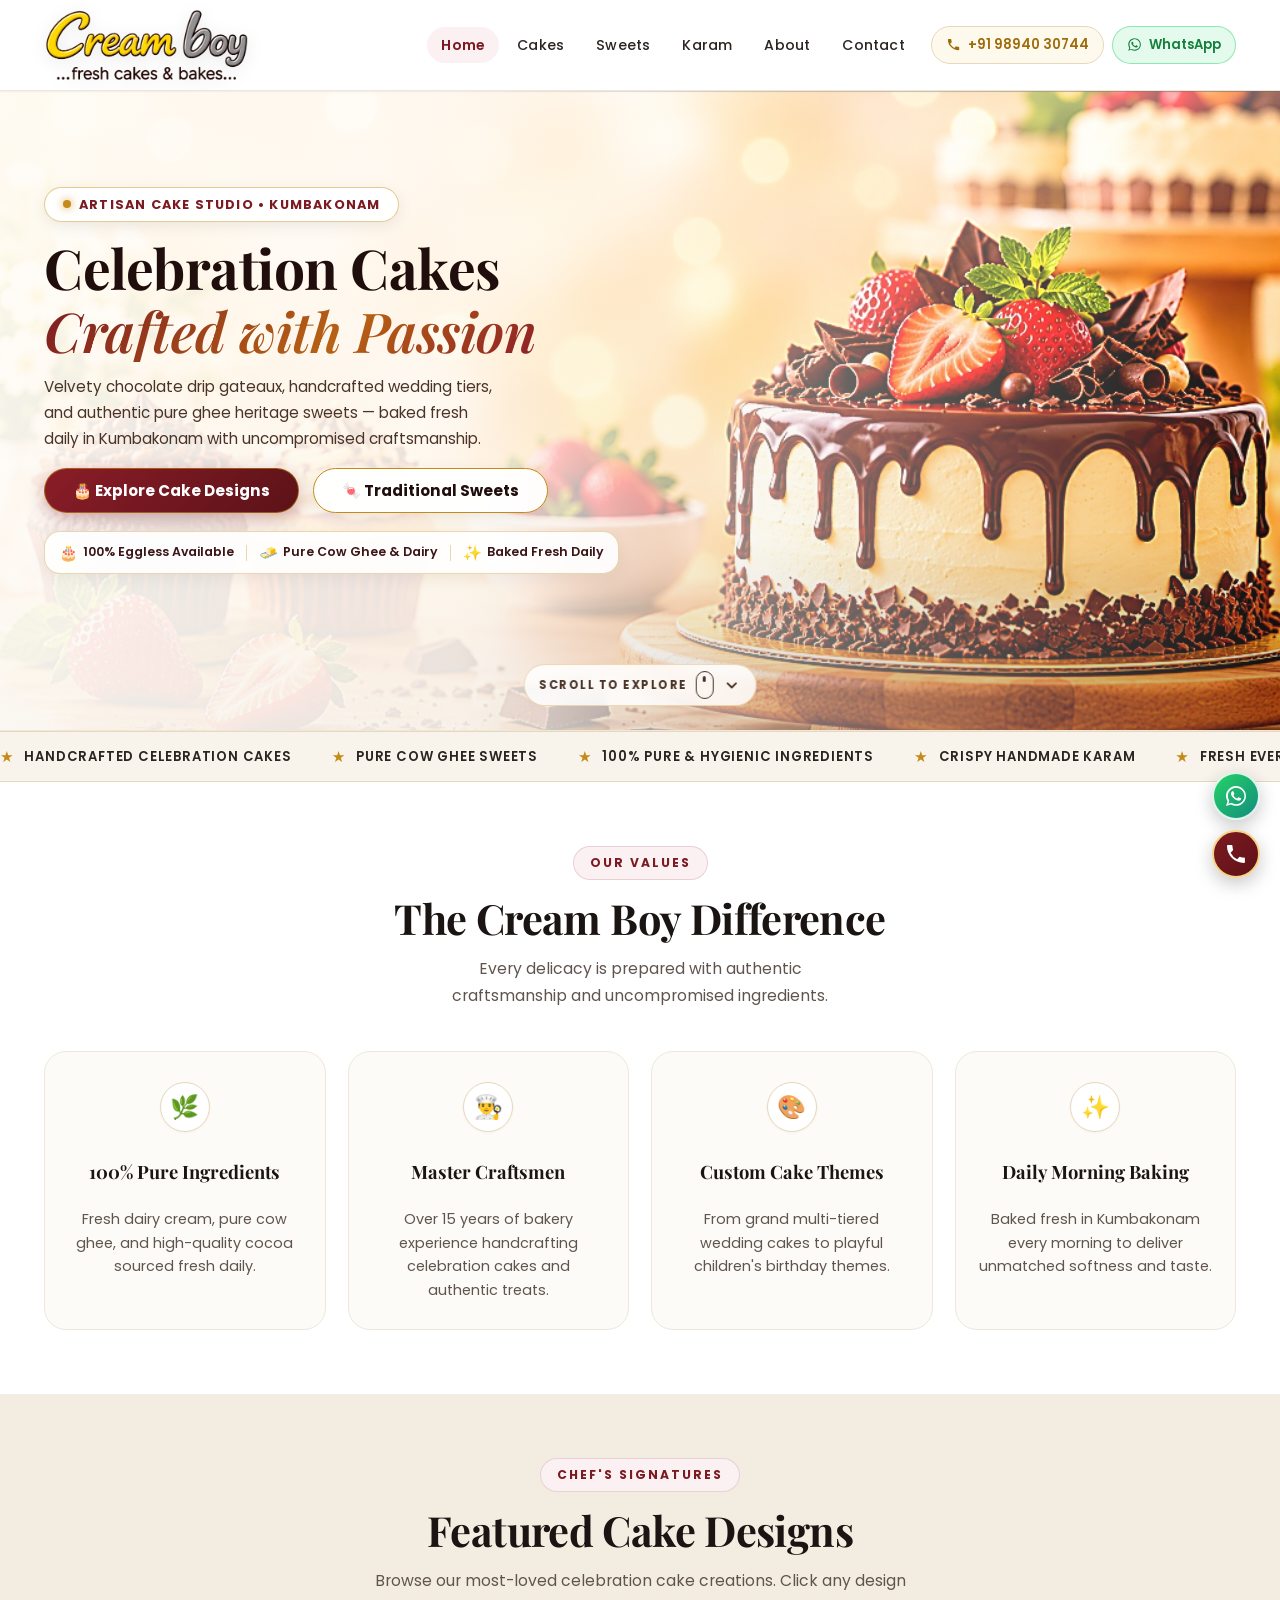
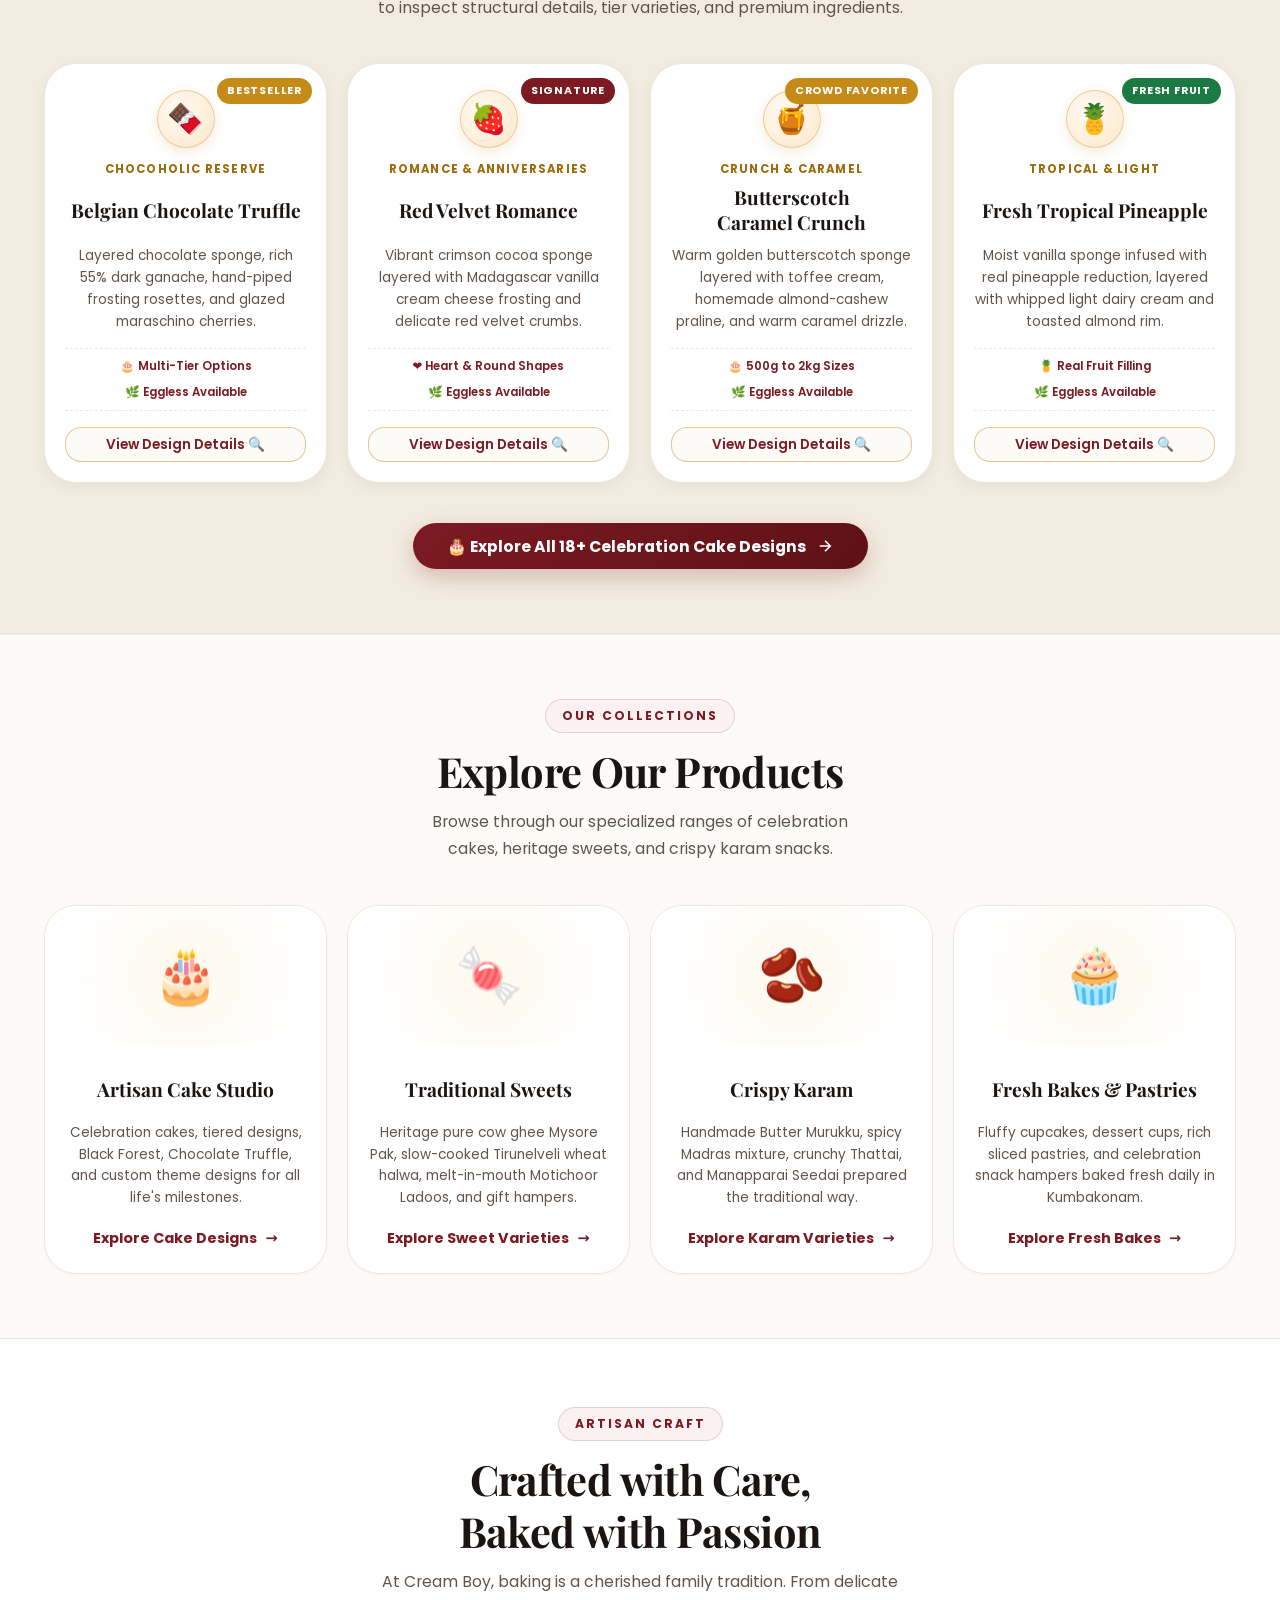
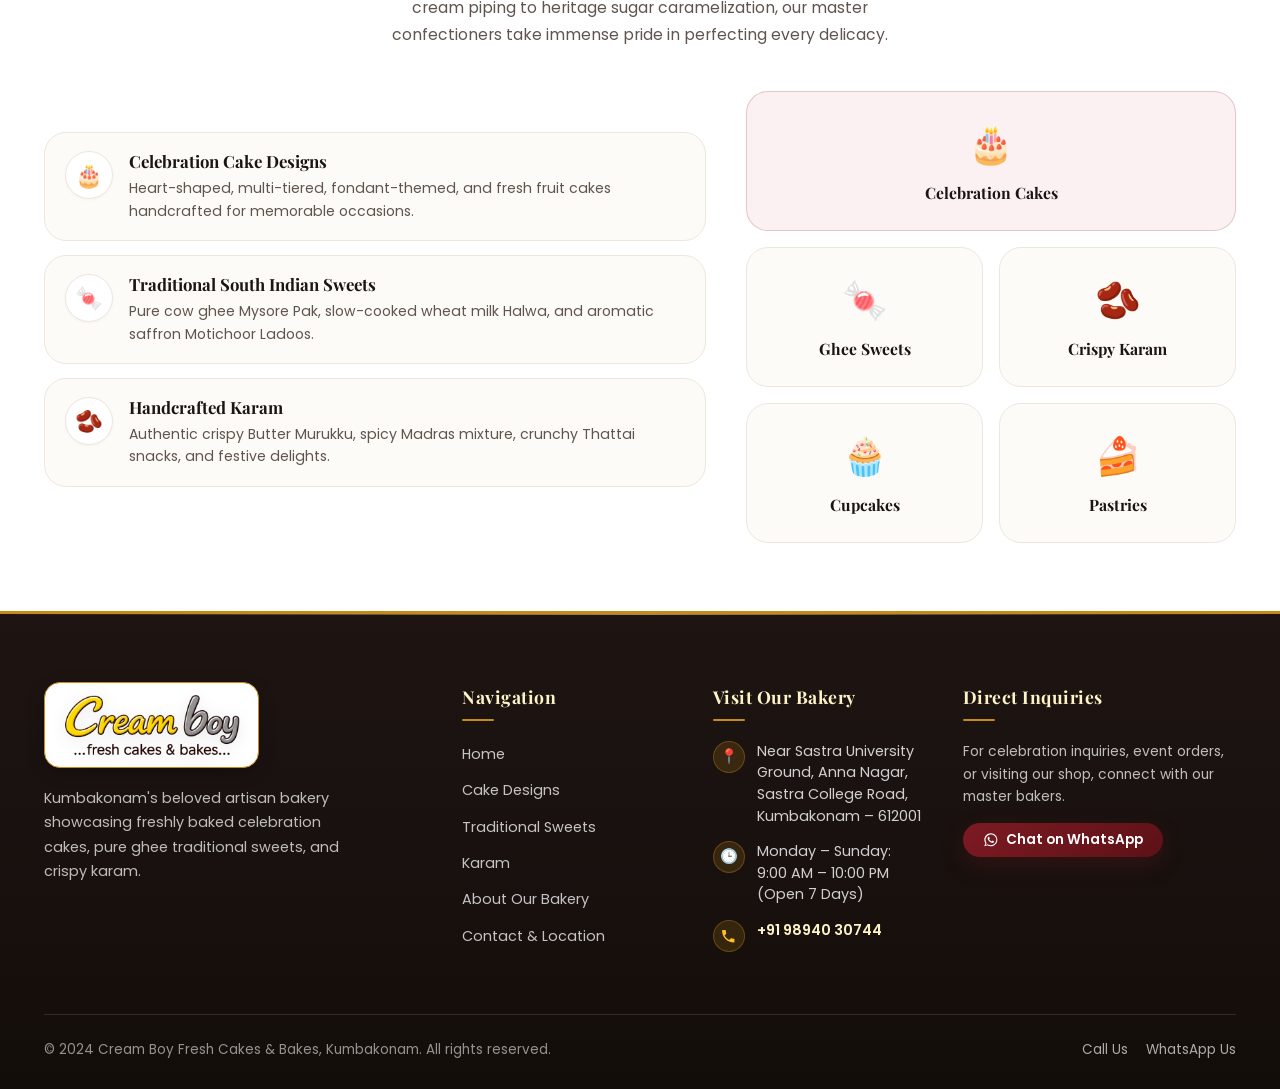
<file: index.html>
<!DOCTYPE html>
<html lang="en">
<head>
  <meta charset="UTF-8" />
  <meta name="viewport" content="width=device-width, initial-scale=1.0" />
  <title>Cream Boy Fresh Cakes &amp; Bakes – Artisan Bakery in Kumbakonam</title>
  <meta name="description" content="Kumbakonam's premier artisan bakery for celebration cakes, wedding tiers, pure ghee traditional sweets, and crispy karam. Baked fresh daily with authentic craftsmanship." />
  <meta name="keywords" content="bakery in kumbakonam, fresh cakes kumbakonam, birthday cakes, wedding cakes, pure ghee sweets, traditional sweets, karam, cream boy bakery" />
  <meta name="theme-color" content="#7c1a22" />

  <!-- Google Fonts -->
  <link rel="preconnect" href="https://fonts.googleapis.com" />
  <link rel="preconnect" href="https://fonts.gstatic.com" crossorigin />
  <link href="https://fonts.googleapis.com/css2?family=Playfair+Display:ital,wght@0,500;0,600;0,700;1,400;1,600&family=Poppins:wght@300;400;500;600;700&display=swap" rel="stylesheet" />

  <link rel="icon" type="image/png" href="logo.png" />
  <link rel="stylesheet" href="style.css" />
</head>
<body data-page-type="home">


<!-- ══════════════════════════════════════
     HEADER: PROMINENT SHARP LOGO (NO TEXT ASIDE)
     ══════════════════════════════════════ -->
<header id="header" role="banner">
  <div class="container">
    <nav class="nav-wrap" role="navigation" aria-label="Main navigation">
      <!-- High-visibility logo without text aside -->
      <a href="index.html" class="logo" aria-label="Cream Boy Bakery Home">
        <img src="logo.png" alt="Cream Boy Bakery Logo" class="brand-logo-img" />
      </a>

      <!-- Navigation Links -->
      <ul class="nav-links" role="list">
        <li><a href="index.html" class="nav-link active">Home</a></li>
        <li><a href="cakes.html" class="nav-link">Cakes</a></li>
        <li><a href="sweets.html" class="nav-link">Sweets</a></li>
        <li><a href="karam.html" class="nav-link">Karam</a></li>
        <li><a href="about.html" class="nav-link">About</a></li>
        <li><a href="contact.html" class="nav-link">Contact</a></li>
        <li class="nav-actions-li">
          <a href="tel:+919894030744" class="nav-contact-pill" aria-label="Call +91 98940 30744">
            <svg class="icon-svg" viewBox="0 0 24 24" aria-hidden="true"><path d="M6.62 10.79a15.053 15.053 0 0 0 6.59 6.59l2.2-2.2c.27-.27.67-.36 1.02-.24 1.12.37 2.33.57 3.57.57.55 0 1 .45 1 1V20c0 .55-.45 1-1 1-9.39 0-17-7.61-17-17 0-.55.45-1 1-1h3.5c.55 0 1 .45 1 1 0 1.25.2 2.45.57 3.57.11.35.03.74-.25 1.02l-2.2 2.2z"/></svg>
            <span>+91 98940 30744</span>
          </a>
          <a href="https://wa.me/919894030744" target="_blank" rel="noopener noreferrer" class="nav-wa-pill" aria-label="Chat on WhatsApp">
            <svg class="icon-svg" viewBox="0 0 24 24" aria-hidden="true"><path d="M12.031 2C6.51 2 2.022 6.488 2.022 12.009c0 1.947.56 3.766 1.531 5.309L2 22l4.828-1.527a9.96 9.96 0 0 0 5.203 1.458h.004c5.52 0 10.01-4.488 10.01-10.009C22.045 6.488 17.551 2 12.031 2zm0 18.254a8.27 8.27 0 0 1-4.225-1.157l-.303-.18-3.137.992.998-3.056-.197-.315a8.277 8.277 0 0 1-1.272-4.529c0-4.57 3.719-8.289 8.289-8.289 4.57 0 8.288 3.719 8.288 8.289 0 4.57-3.718 8.245-8.288 8.245zm4.542-6.195c-.249-.125-1.472-.726-1.7-.809-.228-.083-.394-.125-.56.125-.166.249-.643.809-.788.975-.145.166-.29.187-.539.062-.249-.125-1.05-.387-2-1.234-.739-.659-1.238-1.473-1.383-1.722-.145-.249-.015-.383.11-.507.112-.112.249-.29.373-.435.125-.145.166-.249.249-.415.083-.166.042-.311-.021-.435-.062-.125-.56-1.349-.768-1.847-.202-.485-.407-.419-.56-.427-.145-.008-.311-.01-.477-.01-.166 0-.436.062-.664.311-.228.249-.871.851-.871 2.075s.892 2.407 1.016 2.573c.125.166 1.755 2.68 4.252 3.757.594.256 1.058.409 1.421.524.597.19 1.14.163 1.569.099.479-.071 1.472-.602 1.68-1.183.207-.581.207-1.079.145-1.183-.062-.104-.228-.166-.477-.29z"/></svg>
            <span>WhatsApp</span>
          </a>
        </li>
      </ul>

      <!-- Mobile Actions & Toggle -->
      <div class="nav-mobile-right">
        <a href="tel:+919894030744" class="nav-icon-btn phone-btn" aria-label="Call +91 98940 30744">
          <svg class="icon-svg" viewBox="0 0 24 24" aria-hidden="true"><path d="M6.62 10.79a15.053 15.053 0 0 0 6.59 6.59l2.2-2.2c.27-.27.67-.36 1.02-.24 1.12.37 2.33.57 3.57.57.55 0 1 .45 1 1V20c0 .55-.45 1-1 1-9.39 0-17-7.61-17-17 0-.55.45-1 1-1h3.5c.55 0 1 .45 1 1 0 1.25.2 2.45.57 3.57.11.35.03.74-.25 1.02l-2.2 2.2z"/></svg>
        </a>
        <a href="https://wa.me/919894030744" target="_blank" rel="noopener noreferrer" class="nav-icon-btn wa-btn" aria-label="Chat on WhatsApp">
          <svg class="icon-svg" viewBox="0 0 24 24" aria-hidden="true"><path d="M12.031 2C6.51 2 2.022 6.488 2.022 12.009c0 1.947.56 3.766 1.531 5.309L2 22l4.828-1.527a9.96 9.96 0 0 0 5.203 1.458h.004c5.52 0 10.01-4.488 10.01-10.009C22.045 6.488 17.551 2 12.031 2zm0 18.254a8.27 8.27 0 0 1-4.225-1.157l-.303-.18-3.137.992.998-3.056-.197-.315a8.277 8.277 0 0 1-1.272-4.529c0-4.57 3.719-8.289 8.289-8.289 4.57 0 8.288 3.719 8.288 8.289 0 4.57-3.718 8.245-8.288 8.245zm4.542-6.195c-.249-.125-1.472-.726-1.7-.809-.228-.083-.394-.125-.56.125-.166.249-.643.809-.788.975-.145.166-.29.187-.539.062-.249-.125-1.05-.387-2-1.234-.739-.659-1.238-1.473-1.383-1.722-.145-.249-.015-.383.11-.507.112-.112.249-.29.373-.435.125-.145.166-.249.249-.415.083-.166.042-.311-.021-.435-.062-.125-.56-1.349-.768-1.847-.202-.485-.407-.419-.56-.427-.145-.008-.311-.01-.477-.01-.166 0-.436.062-.664.311-.228.249-.871.851-.871 2.075s.892 2.407 1.016 2.573c.125.166 1.755 2.68 4.252 3.757.594.256 1.058.409 1.421.524.597.19 1.14.163 1.569.099.479-.071 1.472-.602 1.68-1.183.207-.581.207-1.079.145-1.183-.062-.104-.228-.166-.477-.29z"/></svg>
        </a>
        <button class="nav-toggle" id="navToggle" aria-label="Toggle menu" aria-expanded="false">
          <span></span><span></span><span></span>
        </button>
      </div>
    </nav>
  </div>
</header>

<!-- Mobile Navigation Menu -->
<div class="mobile-menu" id="mobileMenu" role="dialog" aria-modal="true" aria-label="Mobile Navigation">
  <a href="index.html" class="m-nav-link active">Home</a>
  <a href="cakes.html" class="m-nav-link">Cakes</a>
  <a href="sweets.html" class="m-nav-link">Sweets</a>
  <a href="karam.html" class="m-nav-link">Karam</a>
  <a href="about.html" class="m-nav-link">About</a>
  <a href="contact.html" class="m-nav-link">Contact</a>
  <div class="mobile-menu-actions">
    <a href="tel:+919894030744" class="nav-contact-pill">
      <svg class="icon-svg" viewBox="0 0 24 24" aria-hidden="true"><path d="M6.62 10.79a15.053 15.053 0 0 0 6.59 6.59l2.2-2.2c.27-.27.67-.36 1.02-.24 1.12.37 2.33.57 3.57.57.55 0 1 .45 1 1V20c0 .55-.45 1-1 1-9.39 0-17-7.61-17-17 0-.55.45-1 1-1h3.5c.55 0 1 .45 1 1 0 1.25.2 2.45.57 3.57.11.35.03.74-.25 1.02l-2.2 2.2z"/></svg>
      <span>Call +91 98940 30744</span>
    </a>
    <a href="https://wa.me/919894030744" target="_blank" rel="noopener noreferrer" class="nav-wa-pill">
      <svg class="icon-svg" viewBox="0 0 24 24" aria-hidden="true"><path d="M12.031 2C6.51 2 2.022 6.488 2.022 12.009c0 1.947.56 3.766 1.531 5.309L2 22l4.828-1.527a9.96 9.96 0 0 0 5.203 1.458h.004c5.52 0 10.01-4.488 10.01-10.009C22.045 6.488 17.551 2 12.031 2zm0 18.254a8.27 8.27 0 0 1-4.225-1.157l-.303-.18-3.137.992.998-3.056-.197-.315a8.277 8.277 0 0 1-1.272-4.529c0-4.57 3.719-8.289 8.289-8.289 4.57 0 8.288 3.719 8.288 8.289 0 4.57-3.718 8.245-8.288 8.245zm4.542-6.195c-.249-.125-1.472-.726-1.7-.809-.228-.083-.394-.125-.56.125-.166.249-.643.809-.788.975-.145.166-.29.187-.539.062-.249-.125-1.05-.387-2-1.234-.739-.659-1.238-1.473-1.383-1.722-.145-.249-.015-.383.11-.507.112-.112.249-.29.373-.435.125-.145.166-.249.249-.415.083-.166.042-.311-.021-.435-.062-.125-.56-1.349-.768-1.847-.202-.485-.407-.419-.56-.427-.145-.008-.311-.01-.477-.01-.166 0-.436.062-.664.311-.228.249-.871.851-.871 2.075s.892 2.407 1.016 2.573c.125.166 1.755 2.68 4.252 3.757.594.256 1.058.409 1.421.524.597.19 1.14.163 1.569.099.479-.071 1.472-.602 1.68-1.183.207-.581.207-1.079.145-1.183-.062-.104-.228-.166-.477-.29z"/></svg>
      <span>WhatsApp Us</span>
    </a>
  </div>
</div>

<!-- ══════════════════════════════════════
     CAKE DESIGN SHOWCASE MODAL
     (PURE DESIGN SHOWCASE — NO ORDERING)
     ══════════════════════════════════════ -->
<div class="modal-bg" id="modalBg" role="dialog" aria-modal="true" aria-label="Cake Design Showcase">
  <div class="modal-box" id="modalBox"></div>
</div>

<!-- ══════════════════════════════════════
     HERO SECTION: EDITORIAL BAKERY SHOWCASE
     ══════════════════════════════════════ -->
<main role="main">
  <section class="hero-home" aria-labelledby="heroH1">
    <!-- Clean High-Definition Bakery Background Image (No baked-in text) -->
    <img src="hero-bg.jpg" alt="Cream Boy Artisan Cakes and Fresh Bakes in Kumbakonam" class="hero-bg-img" />
    <div class="hero-bg-overlay" aria-hidden="true"></div>

    <div class="hero-home-inner container">
      <div class="hero-home-content">
        <!-- Eyebrow Tag -->
        <div class="hero-badge-pill">
          <span class="hero-badge-dot"></span>
          <span>Artisan Cake Studio • Kumbakonam</span>
        </div>

        <!-- Main Heading -->
        <h1 class="hero-h1" id="heroH1">
          Celebration Cakes <span class="hero-h1-italic">Crafted with Passion</span>
        </h1>

        <!-- Subtitle -->
        <p class="hero-p">
          Velvety chocolate drip gateaux, handcrafted wedding tiers, and authentic pure ghee heritage sweets — baked fresh daily in Kumbakonam with uncompromised craftsmanship.
        </p>

        <!-- High-Contrast Navigation Actions -->
        <div class="hero-actions">
          <a href="cakes.html" class="btn btn-primary hero-btn-glow">🎂 Explore Cake Designs</a>
          <a href="sweets.html" class="btn btn-outline hero-btn-light">🍬 Traditional Sweets</a>
        </div>

        <!-- Feature Highlights Bar -->
        <div class="hero-highlights-row" role="list">
          <div class="hero-hl-item" role="listitem">
            <span class="hero-hl-icon">🎂</span>
            <span class="hero-hl-text">100% Eggless Available</span>
          </div>
          <div class="hero-hl-divider" aria-hidden="true"></div>
          <div class="hero-hl-item" role="listitem">
            <span class="hero-hl-icon">🧈</span>
            <span class="hero-hl-text">Pure Cow Ghee &amp; Dairy</span>
          </div>
          <div class="hero-hl-divider" aria-hidden="true"></div>
          <div class="hero-hl-item" role="listitem">
            <span class="hero-hl-icon">✨</span>
            <span class="hero-hl-text">Baked Fresh Daily</span>
          </div>
        </div>

      </div>
    </div>

    <!-- Centered Scroll Indicator (Clean & Minimalist) -->
    <div class="hero-scroll-cue" aria-label="Scroll to explore">
      <a href="#featuresSection" class="scroll-cue-link">
        <span class="scroll-label">Scroll to Explore</span>
        <div class="scroll-mouse" aria-hidden="true">
          <div class="scroll-wheel"></div>
        </div>
        <svg class="scroll-arrow" viewBox="0 0 24 24" width="20" height="20" fill="none" stroke="currentColor" stroke-width="2.2" aria-hidden="true">
          <path d="M7 10l5 5 5-5" stroke-linecap="round" stroke-linejoin="round"/>
        </svg>
      </a>
    </div>
  </section>

  <!-- ══════════════════════════════════════
       CONTINUOUS SCROLLING TICKER
       ══════════════════════════════════════ -->
  <div class="scrolling-ticker" aria-hidden="true">
    <div class="ticker-track" id="tickerTrack"></div>
  </div>

  <!-- ══════════════════════════════════════
       SECTION 1: THE CREAM BOY DIFFERENCE
       ══════════════════════════════════════ -->
  <section class="section-features" id="featuresSection" aria-labelledby="featH">
    <div class="container">
      <div class="section-header">
        <span class="section-eyebrow">Our Values</span>
        <h2 class="section-title" id="featH">The Cream Boy Difference</h2>
        <p class="section-sub">Every delicacy is prepared with authentic craftsmanship and uncompromised ingredients.</p>
      </div>

      <div class="features-grid-4" role="list">
        <div class="feature-box" role="listitem">
          <div class="feature-icon-circle" aria-hidden="true">🌿</div>
          <h3 class="feature-box-title">100% Pure Ingredients</h3>
          <p class="feature-box-desc">Fresh dairy cream, pure cow ghee, and high-quality cocoa sourced fresh daily.</p>
        </div>
        <div class="feature-box" role="listitem">
          <div class="feature-icon-circle" aria-hidden="true">👨‍🍳</div>
          <h3 class="feature-box-title">Master Craftsmen</h3>
          <p class="feature-box-desc">Over 15 years of bakery experience handcrafting celebration cakes and authentic treats.</p>
        </div>
        <div class="feature-box" role="listitem">
          <div class="feature-icon-circle" aria-hidden="true">🎨</div>
          <h3 class="feature-box-title">Custom Cake Themes</h3>
          <p class="feature-box-desc">From grand multi-tiered wedding cakes to playful children's birthday themes.</p>
        </div>
        <div class="feature-box" role="listitem">
          <div class="feature-icon-circle" aria-hidden="true">✨</div>
          <h3 class="feature-box-title">Daily Morning Baking</h3>
          <p class="feature-box-desc">Baked fresh in Kumbakonam every morning to deliver unmatched softness and taste.</p>
        </div>
      </div>
    </div>
  </section>

  <!-- ══════════════════════════════════════
       SECTION 2: FEATURED SIGNATURE CAKE DESIGNS
       (INTERACTIVE PREVIEW OF TOP DESIGNS — APPEARS ONCE)
       ══════════════════════════════════════ -->
  <section class="section-home-showcase" aria-labelledby="showcaseH">
    <div class="container">
      <div class="section-header">
        <span class="section-eyebrow">Chef's Signatures</span>
        <h2 class="section-title" id="showcaseH">Featured Cake Designs</h2>
        <p class="section-sub">Browse our most-loved celebration cake creations. Click any design to inspect structural details, tier varieties, and premium ingredients.</p>
      </div>

      <div class="home-showcase-grid" role="list">
        <!-- Cake 1: Belgian Chocolate Truffle (c5) -->
        <div class="showcase-card" role="listitem">
          <div class="showcase-card-badge">Bestseller</div>
          <div class="showcase-card-emoji-wrap">
            <span class="showcase-card-emoji">🍫</span>
          </div>
          <div class="showcase-card-content">
            <span class="showcase-card-cat">Chocoholic Reserve</span>
            <h3 class="showcase-card-title">Belgian Chocolate Truffle</h3>
            <p class="showcase-card-desc">Layered chocolate sponge, rich 55% dark ganache, hand-piped frosting rosettes, and glazed maraschino cherries.</p>
            <div class="showcase-card-meta">
              <span>🎂 Multi-Tier Options</span>
              <span>🌿 Eggless Available</span>
            </div>
            <button class="btn btn-outline showcase-view-btn" onclick="CreamBoyApp.openProductShowcaseModal('cakes', 'c5')" aria-label="View Belgian Chocolate Truffle details">
              View Design Details 🔍
            </button>
          </div>
        </div>

        <!-- Cake 2: Red Velvet Romance (c6) -->
        <div class="showcase-card" role="listitem">
          <div class="showcase-card-badge signature">Signature</div>
          <div class="showcase-card-emoji-wrap">
            <span class="showcase-card-emoji">🍓</span>
          </div>
          <div class="showcase-card-content">
            <span class="showcase-card-cat">Romance &amp; Anniversaries</span>
            <h3 class="showcase-card-title">Red Velvet Romance</h3>
            <p class="showcase-card-desc">Vibrant crimson cocoa sponge layered with Madagascar vanilla cream cheese frosting and delicate red velvet crumbs.</p>
            <div class="showcase-card-meta">
              <span>❤️ Heart &amp; Round Shapes</span>
              <span>🌿 Eggless Available</span>
            </div>
            <button class="btn btn-outline showcase-view-btn" onclick="CreamBoyApp.openProductShowcaseModal('cakes', 'c6')" aria-label="View Red Velvet Romance details">
              View Design Details 🔍
            </button>
          </div>
        </div>

        <!-- Cake 3: Butterscotch Caramel Crunch (c3) -->
        <div class="showcase-card" role="listitem">
          <div class="showcase-card-badge">Crowd Favorite</div>
          <div class="showcase-card-emoji-wrap">
            <span class="showcase-card-emoji">🍯</span>
          </div>
          <div class="showcase-card-content">
            <span class="showcase-card-cat">Crunch &amp; Caramel</span>
            <h3 class="showcase-card-title">Butterscotch Caramel Crunch</h3>
            <p class="showcase-card-desc">Warm golden butterscotch sponge layered with toffee cream, homemade almond-cashew praline, and warm caramel drizzle.</p>
            <div class="showcase-card-meta">
              <span>🎂 500g to 2kg Sizes</span>
              <span>🌿 Eggless Available</span>
            </div>
            <button class="btn btn-outline showcase-view-btn" onclick="CreamBoyApp.openProductShowcaseModal('cakes', 'c3')" aria-label="View Butterscotch Caramel Crunch details">
              View Design Details 🔍
            </button>
          </div>
        </div>

        <!-- Cake 4: Fresh Tropical Pineapple (c4) -->
        <div class="showcase-card" role="listitem">
          <div class="showcase-card-badge fresh">Fresh Fruit</div>
          <div class="showcase-card-emoji-wrap">
            <span class="showcase-card-emoji">🍍</span>
          </div>
          <div class="showcase-card-content">
            <span class="showcase-card-cat">Tropical &amp; Light</span>
            <h3 class="showcase-card-title">Fresh Tropical Pineapple</h3>
            <p class="showcase-card-desc">Moist vanilla sponge infused with real pineapple reduction, layered with whipped light dairy cream and toasted almond rim.</p>
            <div class="showcase-card-meta">
              <span>🍍 Real Fruit Filling</span>
              <span>🌿 Eggless Available</span>
            </div>
            <button class="btn btn-outline showcase-view-btn" onclick="CreamBoyApp.openProductShowcaseModal('cakes', 'c4')" aria-label="View Fresh Tropical Pineapple details">
              View Design Details 🔍
            </button>
          </div>
        </div>
      </div>

      <!-- Bottom Link to Full Gallery -->
      <div class="home-showcase-cta">
        <a href="cakes.html" class="btn btn-primary">
          <span>🎂 Explore All 18+ Celebration Cake Designs</span>
          <svg viewBox="0 0 24 24" width="18" height="18" fill="none" stroke="currentColor" stroke-width="2.2"><path d="M5 12h14M12 5l7 7-7 7"/></svg>
        </a>
      </div>
    </div>
  </section>

  <!-- ══════════════════════════════════════
       SECTION 3: THREE SIGNATURE VERTICALS
       ══════════════════════════════════════ -->
  <section class="section-categories" aria-labelledby="catsH">
    <div class="container">
      <div class="section-header">
        <span class="section-eyebrow">Our Collections</span>
        <h2 class="section-title" id="catsH">Explore Our Products</h2>
        <p class="section-sub">Browse through our specialized ranges of celebration cakes, heritage sweets, and crispy karam snacks.</p>
      </div>

      <div class="categories-grid-4" role="list">
        <!-- Vertical 1: Cakes -->
        <div class="category-tile" role="listitem">
          <div class="category-tile-img" aria-hidden="true">
            <span>🎂</span>
          </div>
          <div class="category-tile-body">
            <h3 class="category-tile-title">Artisan Cake Studio</h3>
            <p class="category-tile-desc">Celebration cakes, tiered designs, Black Forest, Chocolate Truffle, and custom theme designs for all life's milestones.</p>
            <a href="cakes.html" class="category-tile-link">Explore Cake Designs <span>→</span></a>
          </div>
        </div>

        <!-- Vertical 2: Sweets -->
        <div class="category-tile" role="listitem">
          <div class="category-tile-img" aria-hidden="true">
            <span>🍬</span>
          </div>
          <div class="category-tile-body">
            <h3 class="category-tile-title">Traditional Sweets</h3>
            <p class="category-tile-desc">Heritage pure cow ghee Mysore Pak, slow-cooked Tirunelveli wheat halwa, melt-in-mouth Motichoor Ladoos, and gift hampers.</p>
            <a href="sweets.html" class="category-tile-link">Explore Sweet Varieties <span>→</span></a>
          </div>
        </div>

        <!-- Vertical 3: Karam -->
        <div class="category-tile" role="listitem">
          <div class="category-tile-img" aria-hidden="true">
            <span>🫘</span>
          </div>
          <div class="category-tile-body">
            <h3 class="category-tile-title">Crispy Karam</h3>
            <p class="category-tile-desc">Handmade Butter Murukku, spicy Madras mixture, crunchy Thattai, and Manapparai Seedai prepared the traditional way.</p>
            <a href="karam.html" class="category-tile-link">Explore Karam Varieties <span>→</span></a>
          </div>
        </div>

        <!-- Vertical 4: Pastries & Bakes -->
        <div class="category-tile" role="listitem">
          <div class="category-tile-img" aria-hidden="true">
            <span>🧁</span>
          </div>
          <div class="category-tile-body">
            <h3 class="category-tile-title">Fresh Bakes &amp; Pastries</h3>
            <p class="category-tile-desc">Fluffy cupcakes, dessert cups, rich sliced pastries, and celebration snack hampers baked fresh daily in Kumbakonam.</p>
            <a href="cakes.html" class="category-tile-link">Explore Fresh Bakes <span>→</span></a>
          </div>
        </div>
      </div>
    </div>
  </section>

  <!-- ══════════════════════════════════════
       SECTION 4: OUR BAKING CRAFT
       ══════════════════════════════════════ -->
  <section class="section-story-home" aria-labelledby="storyH">
    <div class="container">
      <div class="section-header">
        <span class="section-eyebrow">Artisan Craft</span>
        <h2 class="section-title" id="storyH">Crafted with Care, Baked with Passion</h2>
        <p class="section-sub">At Cream Boy, baking is a cherished family tradition. From delicate cream piping to heritage sugar caramelization, our master confectioners take immense pride in perfecting every delicacy.</p>
      </div>

      <div class="story-home-layout">
        <div class="story-home-features">
          <div class="story-feat-item">
            <div class="story-feat-icon" aria-hidden="true">🎂</div>
            <div class="story-feat-content">
              <h4 class="story-feat-title">Celebration Cake Designs</h4>
              <p class="story-feat-desc">Heart-shaped, multi-tiered, fondant-themed, and fresh fruit cakes handcrafted for memorable occasions.</p>
            </div>
          </div>

          <div class="story-feat-item">
            <div class="story-feat-icon" aria-hidden="true">🍬</div>
            <div class="story-feat-content">
              <h4 class="story-feat-title">Traditional South Indian Sweets</h4>
              <p class="story-feat-desc">Pure cow ghee Mysore Pak, slow-cooked wheat milk Halwa, and aromatic saffron Motichoor Ladoos.</p>
            </div>
          </div>

          <div class="story-feat-item">
            <div class="story-feat-icon" aria-hidden="true">🫘</div>
            <div class="story-feat-content">
              <h4 class="story-feat-title">Handcrafted Karam</h4>
              <p class="story-feat-desc">Authentic crispy Butter Murukku, spicy Madras mixture, crunchy Thattai snacks, and festive delights.</p>
            </div>
          </div>
        </div>

        <div class="story-mosaic-grid" aria-hidden="true">
          <div class="mosaic-card featured">
            <span class="mosaic-card-emoji">🎂</span>
            <span class="mosaic-card-name">Celebration Cakes</span>
          </div>
          <div class="mosaic-card">
            <span class="mosaic-card-emoji">🍬</span>
            <span class="mosaic-card-name">Ghee Sweets</span>
          </div>
          <div class="mosaic-card">
            <span class="mosaic-card-emoji">🫘</span>
            <span class="mosaic-card-name">Crispy Karam</span>
          </div>
          <div class="mosaic-card">
            <span class="mosaic-card-emoji">🧁</span>
            <span class="mosaic-card-name">Cupcakes</span>
          </div>
          <div class="mosaic-card">
            <span class="mosaic-card-emoji">🍰</span>
            <span class="mosaic-card-name">Pastries</span>
          </div>
        </div>
      </div>
    </div>
  </section>
</main>

<!-- ══════════════════════════════════════
     FOOTER: MULTI-COLUMN SHOWCASE
     ══════════════════════════════════════ -->
<footer role="contentinfo">
  <div class="container">
    <div class="footer-top-grid">
      <!-- Brand & Mission -->
      <div class="footer-brand">
        <a href="index.html" class="footer-brand-card">
          <img src="logo.png" alt="Cream Boy Bakery Logo" class="brand-logo-img" />
        </a>
        <p>Kumbakonam's beloved artisan bakery showcasing freshly baked celebration cakes, pure ghee traditional sweets, and crispy karam.</p>
      </div>

      <!-- Quick Links -->
      <div>
        <h4 class="footer-col-title">Navigation</h4>
        <ul class="footer-links-list">
          <li><a href="index.html">Home</a></li>
          <li><a href="cakes.html">Cake Designs</a></li>
          <li><a href="sweets.html">Traditional Sweets</a></li>
          <li><a href="karam.html">Karam</a></li>
          <li><a href="about.html">About Our Bakery</a></li>
          <li><a href="contact.html">Contact &amp; Location</a></li>
        </ul>
      </div>

      <!-- Visit Store -->
      <div>
        <h4 class="footer-col-title">Visit Our Bakery</h4>
        <div class="footer-contact-item">
          <div class="footer-contact-icon">📍</div>
          <div>Near Sastra University Ground, Anna Nagar, Sastra College Road, Kumbakonam – 612001</div>
        </div>
        <div class="footer-contact-item">
          <div class="footer-contact-icon">🕒</div>
          <div>Monday – Sunday: 9:00 AM – 10:00 PM (Open 7 Days)</div>
        </div>
        <div class="footer-contact-item">
          <div class="footer-contact-icon">
            <svg class="icon-svg" viewBox="0 0 24 24"><path d="M6.62 10.79a15.053 15.053 0 0 0 6.59 6.59l2.2-2.2c.27-.27.67-.36 1.02-.24 1.12.37 2.33.57 3.57.57.55 0 1 .45 1 1V20c0 .55-.45 1-1 1-9.39 0-17-7.61-17-17 0-.55.45-1 1-1h3.5c.55 0 1 .45 1 1 0 1.25.2 2.45.57 3.57.11.35.03.74-.25 1.02l-2.2 2.2z"/></svg>
          </div>
          <div><a href="tel:+919894030744">+91 98940 30744</a></div>
        </div>
      </div>

      <!-- Inquiries Column -->
      <div>
        <h4 class="footer-col-title">Direct Inquiries</h4>
        <p style="font-size:0.86rem;color:rgba(255,255,255,0.72);line-height:1.65;margin-bottom:14px;">
          For celebration inquiries, event orders, or visiting our shop, connect with our master bakers.
        </p>
        <a href="https://wa.me/919894030744" target="_blank" rel="noopener noreferrer" class="btn btn-primary" style="padding:9px 20px;font-size:0.85rem;display:inline-flex;align-items:center;gap:8px;">
          <svg class="icon-svg" viewBox="0 0 24 24"><path d="M12.031 2C6.51 2 2.022 6.488 2.022 12.009c0 1.947.56 3.766 1.531 5.309L2 22l4.828-1.527a9.96 9.96 0 0 0 5.203 1.458h.004c5.52 0 10.01-4.488 10.01-10.009C22.045 6.488 17.551 2 12.031 2zm0 18.254a8.27 8.27 0 0 1-4.225-1.157l-.303-.18-3.137.992.998-3.056-.197-.315a8.277 8.277 0 0 1-1.272-4.529c0-4.57 3.719-8.289 8.289-8.289 4.57 0 8.288 3.719 8.288 8.289 0 4.57-3.718 8.245-8.288 8.245zm4.542-6.195c-.249-.125-1.472-.726-1.7-.809-.228-.083-.394-.125-.56.125-.166.249-.643.809-.788.975-.145.166-.29.187-.539.062-.249-.125-1.05-.387-2-1.234-.739-.659-1.238-1.473-1.383-1.722-.145-.249-.015-.383.11-.507.112-.112.249-.29.373-.435.125-.145.166-.249.249-.415.083-.166.042-.311-.021-.435-.062-.125-.56-1.349-.768-1.847-.202-.485-.407-.419-.56-.427-.145-.008-.311-.01-.477-.01-.166 0-.436.062-.664.311-.228.249-.871.851-.871 2.075s.892 2.407 1.016 2.573c.125.166 1.755 2.68 4.252 3.757.594.256 1.058.409 1.421.524.597.19 1.14.163 1.569.099.479-.071 1.472-.602 1.68-1.183.207-.581.207-1.079.145-1.183-.062-.104-.228-.166-.477-.29z"/></svg>
          <span>Chat on WhatsApp</span>
        </a>
      </div>
    </div>

    <!-- Copyright -->
    <div class="footer-bottom-bar">
      <p>© 2024 Cream Boy Fresh Cakes &amp; Bakes, Kumbakonam. All rights reserved.</p>
      <div class="footer-bottom-links">
        <a href="tel:+919894030744">Call Us</a>
        <a href="https://wa.me/919894030744" target="_blank" rel="noopener noreferrer">WhatsApp Us</a>
      </div>
    </div>
  </div>
</footer>

<!-- Floating Quick Contact Icons (WhatsApp & Phone) -->
<div class="floating-actions" aria-label="Quick contact options">
  <a href="https://wa.me/919894030744" target="_blank" rel="noopener noreferrer" class="fab-btn fab-wa" aria-label="Chat on WhatsApp" title="WhatsApp Us">
    <svg class="icon-svg" viewBox="0 0 24 24" aria-hidden="true"><path d="M12.031 2C6.51 2 2.022 6.488 2.022 12.009c0 1.947.56 3.766 1.531 5.309L2 22l4.828-1.527a9.96 9.96 0 0 0 5.203 1.458h.004c5.52 0 10.01-4.488 10.01-10.009C22.045 6.488 17.551 2 12.031 2zm0 18.254a8.27 8.27 0 0 1-4.225-1.157l-.303-.18-3.137.992.998-3.056-.197-.315a8.277 8.277 0 0 1-1.272-4.529c0-4.57 3.719-8.289 8.289-8.289 4.57 0 8.288 3.719 8.288 8.289 0 4.57-3.718 8.245-8.288 8.245zm4.542-6.195c-.249-.125-1.472-.726-1.7-.809-.228-.083-.394-.125-.56.125-.166.249-.643.809-.788.975-.145.166-.29.187-.539.062-.249-.125-1.05-.387-2-1.234-.739-.659-1.238-1.473-1.383-1.722-.145-.249-.015-.383.11-.507.112-.112.249-.29.373-.435.125-.145.166-.249.249-.415.083-.166.042-.311-.021-.435-.062-.125-.56-1.349-.768-1.847-.202-.485-.407-.419-.56-.427-.145-.008-.311-.01-.477-.01-.166 0-.436.062-.664.311-.228.249-.871.851-.871 2.075s.892 2.407 1.016 2.573c.125.166 1.755 2.68 4.252 3.757.594.256 1.058.409 1.421.524.597.19 1.14.163 1.569.099.479-.071 1.472-.602 1.68-1.183.207-.581.207-1.079.145-1.183-.062-.104-.228-.166-.477-.29z"/></svg>
  </a>
  <a href="tel:+919894030744" class="fab-btn fab-phone" aria-label="Call +91 98940 30744" title="Call +91 98940 30744">
    <svg class="icon-svg" viewBox="0 0 24 24" aria-hidden="true"><path d="M6.62 10.79a15.053 15.053 0 0 0 6.59 6.59l2.2-2.2c.27-.27.67-.36 1.02-.24 1.12.37 2.33.57 3.57.57.55 0 1 .45 1 1V20c0 .55-.45 1-1 1-9.39 0-17-7.61-17-17 0-.55.45-1 1-1h3.5c.55 0 1 .45 1 1 0 1.25.2 2.45.57 3.57.11.35.03.74-.25 1.02l-2.2 2.2z"/></svg>
  </a>
</div>

<script src="app.js"></script>
</body>
</html>
</file>
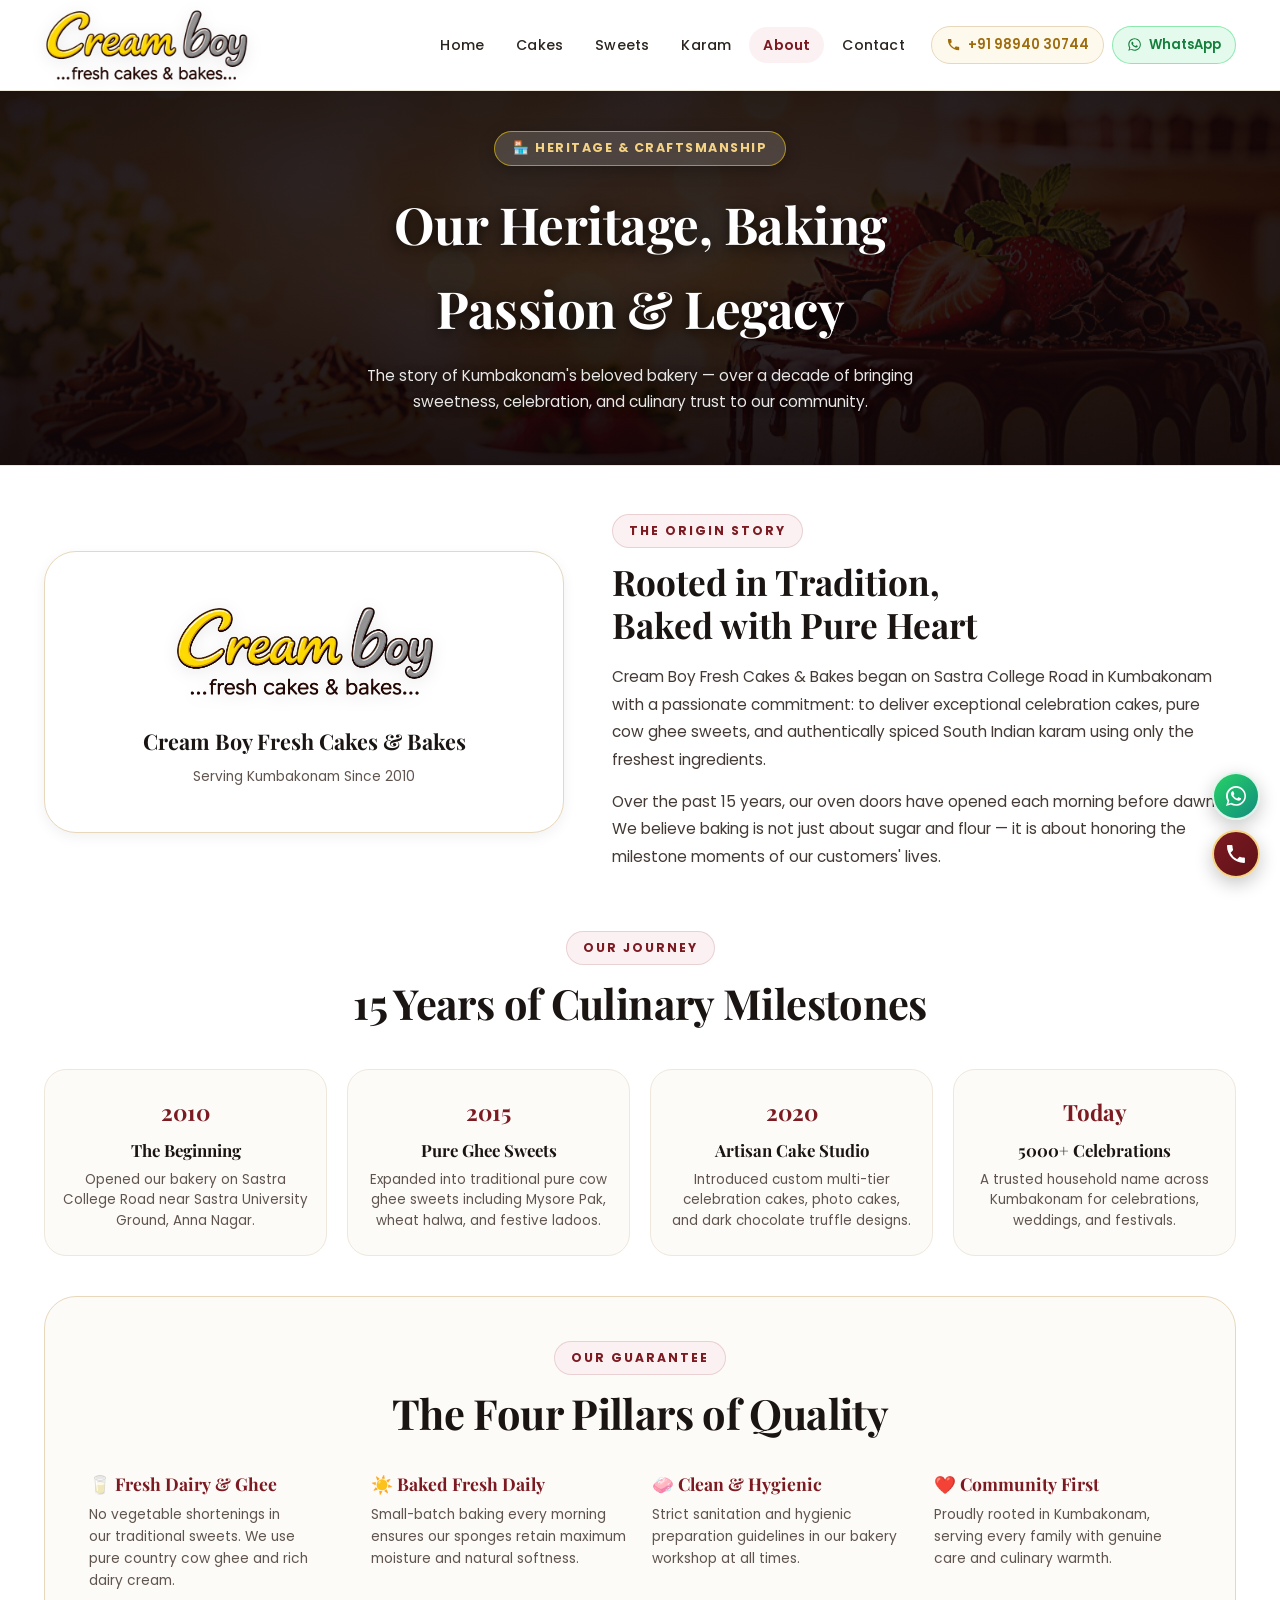
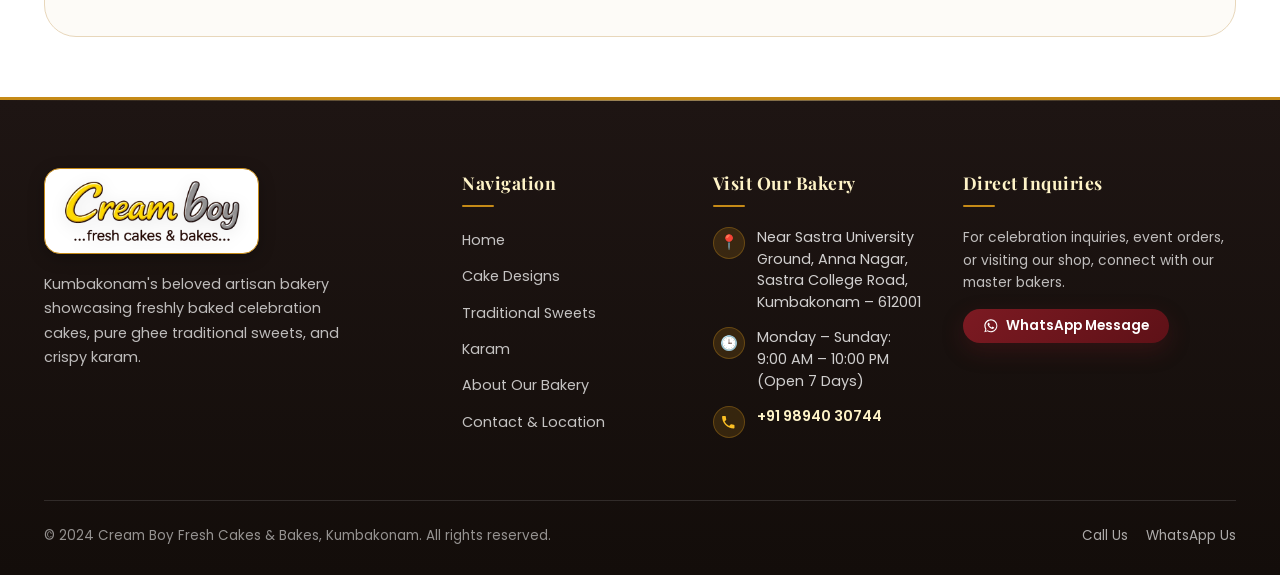
<file: about.html>
<!DOCTYPE html>
<html lang="en">
<head>
  <meta charset="UTF-8" />
  <meta name="viewport" content="width=device-width, initial-scale=1.0" />
  <meta name="description" content="Learn about Cream Boy Bakery Kumbakonam – over 15 years of artisan baking, fresh celebration cakes, and pure ghee traditional sweets." />
  <title>About Our Bakery &amp; Heritage | Cream Boy Kumbakonam</title>

  <link rel="preconnect" href="https://fonts.googleapis.com" />
  <link rel="preconnect" href="https://fonts.gstatic.com" crossorigin />
  <link href="https://fonts.googleapis.com/css2?family=Playfair+Display:ital,wght@0,500;0,600;0,700;1,400&family=Poppins:wght@300;400;500;600;700&display=swap" rel="stylesheet" />

  <link rel="icon" type="image/png" href="logo.png" />
  <link rel="stylesheet" href="style.css" />
</head>
<body data-page-type="about">


<!-- Header -->
<header id="header">
  <div class="container">
    <nav class="nav-wrap">
      <a href="index.html" class="logo">
        <img src="logo.png" alt="Cream Boy Bakery Logo" class="brand-logo-img" />
      </a>
      <ul class="nav-links">
        <li><a href="index.html" class="nav-link">Home</a></li>
        <li><a href="cakes.html" class="nav-link">Cakes</a></li>
        <li><a href="sweets.html" class="nav-link">Sweets</a></li>
        <li><a href="karam.html" class="nav-link">Karam</a></li>
        <li><a href="about.html" class="nav-link active">About</a></li>
        <li><a href="contact.html" class="nav-link">Contact</a></li>
        <li class="nav-actions-li">
          <a href="tel:+919894030744" class="nav-contact-pill" aria-label="Call +91 98940 30744">
            <svg class="icon-svg" viewBox="0 0 24 24" aria-hidden="true"><path d="M6.62 10.79a15.053 15.053 0 0 0 6.59 6.59l2.2-2.2c.27-.27.67-.36 1.02-.24 1.12.37 2.33.57 3.57.57.55 0 1 .45 1 1V20c0 .55-.45 1-1 1-9.39 0-17-7.61-17-17 0-.55.45-1 1-1h3.5c.55 0 1 .45 1 1 0 1.25.2 2.45.57 3.57.11.35.03.74-.25 1.02l-2.2 2.2z"/></svg>
            <span>+91 98940 30744</span>
          </a>
          <a href="https://wa.me/919894030744" target="_blank" rel="noopener noreferrer" class="nav-wa-pill" aria-label="Chat on WhatsApp">
            <svg class="icon-svg" viewBox="0 0 24 24" aria-hidden="true"><path d="M12.031 2C6.51 2 2.022 6.488 2.022 12.009c0 1.947.56 3.766 1.531 5.309L2 22l4.828-1.527a9.96 9.96 0 0 0 5.203 1.458h.004c5.52 0 10.01-4.488 10.01-10.009C22.045 6.488 17.551 2 12.031 2zm0 18.254a8.27 8.27 0 0 1-4.225-1.157l-.303-.18-3.137.992.998-3.056-.197-.315a8.277 8.277 0 0 1-1.272-4.529c0-4.57 3.719-8.289 8.289-8.289 4.57 0 8.288 3.719 8.288 8.289 0 4.57-3.718 8.245-8.288 8.245zm4.542-6.195c-.249-.125-1.472-.726-1.7-.809-.228-.083-.394-.125-.56.125-.166.249-.643.809-.788.975-.145.166-.29.187-.539.062-.249-.125-1.05-.387-2-1.234-.739-.659-1.238-1.473-1.383-1.722-.145-.249-.015-.383.11-.507.112-.112.249-.29.373-.435.125-.145.166-.249.249-.415.083-.166.042-.311-.021-.435-.062-.125-.56-1.349-.768-1.847-.202-.485-.407-.419-.56-.427-.145-.008-.311-.01-.477-.01-.166 0-.436.062-.664.311-.228.249-.871.851-.871 2.075s.892 2.407 1.016 2.573c.125.166 1.755 2.68 4.252 3.757.594.256 1.058.409 1.421.524.597.19 1.14.163 1.569.099.479-.071 1.472-.602 1.68-1.183.207-.581.207-1.079.145-1.183-.062-.104-.228-.166-.477-.29z"/></svg>
            <span>WhatsApp</span>
          </a>
        </li>
      </ul>
      <div class="nav-mobile-right">
        <a href="tel:+919894030744" class="nav-icon-btn phone-btn" aria-label="Call +91 98940 30744">
          <svg class="icon-svg" viewBox="0 0 24 24" aria-hidden="true"><path d="M6.62 10.79a15.053 15.053 0 0 0 6.59 6.59l2.2-2.2c.27-.27.67-.36 1.02-.24 1.12.37 2.33.57 3.57.57.55 0 1 .45 1 1V20c0 .55-.45 1-1 1-9.39 0-17-7.61-17-17 0-.55.45-1 1-1h3.5c.55 0 1 .45 1 1 0 1.25.2 2.45.57 3.57.11.35.03.74-.25 1.02l-2.2 2.2z"/></svg>
        </a>
        <a href="https://wa.me/919894030744" target="_blank" rel="noopener noreferrer" class="nav-icon-btn wa-btn" aria-label="Chat on WhatsApp">
          <svg class="icon-svg" viewBox="0 0 24 24" aria-hidden="true"><path d="M12.031 2C6.51 2 2.022 6.488 2.022 12.009c0 1.947.56 3.766 1.531 5.309L2 22l4.828-1.527a9.96 9.96 0 0 0 5.203 1.458h.004c5.52 0 10.01-4.488 10.01-10.009C22.045 6.488 17.551 2 12.031 2zm0 18.254a8.27 8.27 0 0 1-4.225-1.157l-.303-.18-3.137.992.998-3.056-.197-.315a8.277 8.277 0 0 1-1.272-4.529c0-4.57 3.719-8.289 8.289-8.289 4.57 0 8.288 3.719 8.288 8.289 0 4.57-3.718 8.245-8.288 8.245zm4.542-6.195c-.249-.125-1.472-.726-1.7-.809-.228-.083-.394-.125-.56.125-.166.249-.643.809-.788.975-.145.166-.29.187-.539.062-.249-.125-1.05-.387-2-1.234-.739-.659-1.238-1.473-1.383-1.722-.145-.249-.015-.383.11-.507.112-.112.249-.29.373-.435.125-.145.166-.249.249-.415.083-.166.042-.311-.021-.435-.062-.125-.56-1.349-.768-1.847-.202-.485-.407-.419-.56-.427-.145-.008-.311-.01-.477-.01-.166 0-.436.062-.664.311-.228.249-.871.851-.871 2.075s.892 2.407 1.016 2.573c.125.166 1.755 2.68 4.252 3.757.594.256 1.058.409 1.421.524.597.19 1.14.163 1.569.099.479-.071 1.472-.602 1.68-1.183.207-.581.207-1.079.145-1.183-.062-.104-.228-.166-.477-.29z"/></svg>
        </a>
        <button class="nav-toggle" id="navToggle" aria-label="Toggle menu" aria-expanded="false">
          <span></span><span></span><span></span>
        </button>
      </div>
    </nav>
  </div>
</header>

<!-- Mobile Menu -->
<div class="mobile-menu" id="mobileMenu">
  <a href="index.html" class="m-nav-link">Home</a>
  <a href="cakes.html" class="m-nav-link">Cakes</a>
  <a href="sweets.html" class="m-nav-link">Sweets</a>
  <a href="karam.html" class="m-nav-link">Karam</a>
  <a href="about.html" class="m-nav-link active">About</a>
  <a href="contact.html" class="m-nav-link">Contact</a>
  <div class="mobile-menu-actions">
    <a href="tel:+919894030744" class="nav-contact-pill">
      <svg class="icon-svg" viewBox="0 0 24 24" aria-hidden="true"><path d="M6.62 10.79a15.053 15.053 0 0 0 6.59 6.59l2.2-2.2c.27-.27.67-.36 1.02-.24 1.12.37 2.33.57 3.57.57.55 0 1 .45 1 1V20c0 .55-.45 1-1 1-9.39 0-17-7.61-17-17 0-.55.45-1 1-1h3.5c.55 0 1 .45 1 1 0 1.25.2 2.45.57 3.57.11.35.03.74-.25 1.02l-2.2 2.2z"/></svg>
      <span>Call +91 98940 30744</span>
    </a>
    <a href="https://wa.me/919894030744" target="_blank" rel="noopener noreferrer" class="nav-wa-pill">
      <svg class="icon-svg" viewBox="0 0 24 24" aria-hidden="true"><path d="M12.031 2C6.51 2 2.022 6.488 2.022 12.009c0 1.947.56 3.766 1.531 5.309L2 22l4.828-1.527a9.96 9.96 0 0 0 5.203 1.458h.004c5.52 0 10.01-4.488 10.01-10.009C22.045 6.488 17.551 2 12.031 2zm0 18.254a8.27 8.27 0 0 1-4.225-1.157l-.303-.18-3.137.992.998-3.056-.197-.315a8.277 8.277 0 0 1-1.272-4.529c0-4.57 3.719-8.289 8.289-8.289 4.57 0 8.288 3.719 8.288 8.289 0 4.57-3.718 8.245-8.288 8.245zm4.542-6.195c-.249-.125-1.472-.726-1.7-.809-.228-.083-.394-.125-.56.125-.166.249-.643.809-.788.975-.145.166-.29.187-.539.062-.249-.125-1.05-.387-2-1.234-.739-.659-1.238-1.473-1.383-1.722-.145-.249-.015-.383.11-.507.112-.112.249-.29.373-.435.125-.145.166-.249.249-.415.083-.166.042-.311-.021-.435-.062-.125-.56-1.349-.768-1.847-.202-.485-.407-.419-.56-.427-.145-.008-.311-.01-.477-.01-.166 0-.436.062-.664.311-.228.249-.871.851-.871 2.075s.892 2.407 1.016 2.573c.125.166 1.755 2.68 4.252 3.757.594.256 1.058.409 1.421.524.597.19 1.14.163 1.569.099.479-.071 1.472-.602 1.68-1.183.207-.581.207-1.079.145-1.183-.062-.104-.228-.166-.477-.29z"/></svg>
      <span>WhatsApp Us</span>
    </a>
  </div>
</div>

<!-- Dedicated About Hero Banner with Integrated Background Imagery -->
<div class="page-hero-banner about-hero-banner">
  <div class="page-hero-overlay" aria-hidden="true"></div>
  <div class="container page-hero-content">
    <span class="page-hero-badge">🏪 Heritage &amp; Craftsmanship</span>
    <h1 class="page-hero-title">Our Heritage, Baking Passion &amp; Legacy</h1>
    <p class="page-hero-sub">The story of Kumbakonam's beloved bakery — over a decade of bringing sweetness, celebration, and culinary trust to our community.</p>
  </div>
</div>

<!-- Main About Content -->
<main class="container" style="padding-block: 48px 60px;">
  <!-- Section: Story & Brand Image Showcase -->
  <div class="about-story-grid">
    <div class="about-hero-showcase">
      <!-- Prominent, sharp logo -->
      <img src="logo.png" alt="Cream Boy Bakery Heritage Logo" class="brand-logo-img" style="height:110px;" />
      <h3 style="font-family:var(--font-serif);font-size:1.35rem;color:var(--text-dark);margin-top:10px;">Cream Boy Fresh Cakes &amp; Bakes</h3>
      <p style="font-size:0.86rem;color:var(--text-muted);margin-top:6px;">Serving Kumbakonam Since 2010</p>
    </div>

    <div>
      <span class="section-eyebrow">The Origin Story</span>
      <h2 style="font-family:var(--font-serif);font-size:2.2rem;color:var(--text-dark);line-height:1.24;margin-bottom:16px;">
        Rooted in Tradition, Baked with Pure Heart
      </h2>
      <p style="font-size:0.96rem;color:var(--text-body);line-height:1.8;margin-bottom:14px;">
        Cream Boy Fresh Cakes &amp; Bakes began on Sastra College Road in Kumbakonam with a passionate commitment: to deliver exceptional celebration cakes, pure cow ghee sweets, and authentically spiced South Indian karam using only the freshest ingredients.
      </p>
      <p style="font-size:0.96rem;color:var(--text-body);line-height:1.8;">
        Over the past 15 years, our oven doors have opened each morning before dawn. We believe baking is not just about sugar and flour — it is about honoring the milestone moments of our customers' lives.
      </p>
    </div>
  </div>

  <!-- Heritage Timeline Cards -->
  <div class="section-header" style="margin-bottom:28px;">
    <span class="section-eyebrow">Our Journey</span>
    <h2 class="section-title">15 Years of Culinary Milestones</h2>
  </div>

  <div class="heritage-timeline">
    <div class="timeline-card">
      <div class="timeline-year">2010</div>
      <h4 style="font-family:var(--font-serif);font-size:1.05rem;color:var(--text-dark);margin-bottom:6px;">The Beginning</h4>
      <p style="font-size:0.84rem;color:var(--text-muted);line-height:1.5;">Opened our bakery on Sastra College Road near Sastra University Ground, Anna Nagar.</p>
    </div>
    <div class="timeline-card">
      <div class="timeline-year">2015</div>
      <h4 style="font-family:var(--font-serif);font-size:1.05rem;color:var(--text-dark);margin-bottom:6px;">Pure Ghee Sweets</h4>
      <p style="font-size:0.84rem;color:var(--text-muted);line-height:1.5;">Expanded into traditional pure cow ghee sweets including Mysore Pak, wheat halwa, and festive ladoos.</p>
    </div>
    <div class="timeline-card">
      <div class="timeline-year">2020</div>
      <h4 style="font-family:var(--font-serif);font-size:1.05rem;color:var(--text-dark);margin-bottom:6px;">Artisan Cake Studio</h4>
      <p style="font-size:0.84rem;color:var(--text-muted);line-height:1.5;">Introduced custom multi-tier celebration cakes, photo cakes, and dark chocolate truffle designs.</p>
    </div>
    <div class="timeline-card">
      <div class="timeline-year">Today</div>
      <h4 style="font-family:var(--font-serif);font-size:1.05rem;color:var(--text-dark);margin-bottom:6px;">5000+ Celebrations</h4>
      <p style="font-size:0.84rem;color:var(--text-muted);line-height:1.5;">A trusted household name across Kumbakonam for celebrations, weddings, and festivals.</p>
    </div>
  </div>

  <!-- Pillars of Baking Excellence -->
  <div style="background:var(--bg-ivory);border:1.5px solid var(--border-gold);border-radius:var(--r-xl);padding:44px;margin-top:40px;">
    <div class="section-header" style="margin-bottom:30px;">
      <span class="section-eyebrow">Our Guarantee</span>
      <h2 class="section-title">The Four Pillars of Quality</h2>
    </div>

    <div style="display:grid;grid-template-columns:repeat(auto-fit, minmax(220px, 1fr));gap:24px;">
      <div>
        <h4 style="font-family:var(--font-serif);font-size:1.1rem;color:var(--royal-maroon);margin-bottom:6px;">🥛 Fresh Dairy &amp; Ghee</h4>
        <p style="font-size:0.86rem;color:var(--text-muted);line-height:1.6;">No vegetable shortenings in our traditional sweets. We use pure country cow ghee and rich dairy cream.</p>
      </div>
      <div>
        <h4 style="font-family:var(--font-serif);font-size:1.1rem;color:var(--royal-maroon);margin-bottom:6px;">☀️ Baked Fresh Daily</h4>
        <p style="font-size:0.86rem;color:var(--text-muted);line-height:1.6;">Small-batch baking every morning ensures our sponges retain maximum moisture and natural softness.</p>
      </div>
      <div>
        <h4 style="font-family:var(--font-serif);font-size:1.1rem;color:var(--royal-maroon);margin-bottom:6px;">🧼 Clean &amp; Hygienic</h4>
        <p style="font-size:0.86rem;color:var(--text-muted);line-height:1.6;">Strict sanitation and hygienic preparation guidelines in our bakery workshop at all times.</p>
      </div>
      <div>
        <h4 style="font-family:var(--font-serif);font-size:1.1rem;color:var(--royal-maroon);margin-bottom:6px;">❤️ Community First</h4>
        <p style="font-size:0.86rem;color:var(--text-muted);line-height:1.6;">Proudly rooted in Kumbakonam, serving every family with genuine care and culinary warmth.</p>
      </div>
    </div>
  </div>
</main>

<!-- Footer -->
<footer role="contentinfo">
  <div class="container">
    <div class="footer-top-grid">
      <div class="footer-brand">
        <a href="index.html" class="footer-brand-card">
          <img src="logo.png" alt="Cream Boy Bakery Logo" class="brand-logo-img" />
        </a>
        <p>Kumbakonam's beloved artisan bakery showcasing freshly baked celebration cakes, pure ghee traditional sweets, and crispy karam.</p>
      </div>
      <div>
        <h4 class="footer-col-title">Navigation</h4>
        <ul class="footer-links-list">
          <li><a href="index.html">Home</a></li>
          <li><a href="cakes.html">Cake Designs</a></li>
          <li><a href="sweets.html">Traditional Sweets</a></li>
          <li><a href="karam.html">Karam</a></li>
          <li><a href="about.html">About Our Bakery</a></li>
          <li><a href="contact.html">Contact &amp; Location</a></li>
        </ul>
      </div>
      <div>
        <h4 class="footer-col-title">Visit Our Bakery</h4>
        <div class="footer-contact-item">
          <div class="footer-contact-icon">📍</div>
          <div>Near Sastra University Ground, Anna Nagar, Sastra College Road, Kumbakonam – 612001</div>
        </div>
        <div class="footer-contact-item">
          <div class="footer-contact-icon">🕒</div>
          <div>Monday – Sunday: 9:00 AM – 10:00 PM (Open 7 Days)</div>
        </div>
        <div class="footer-contact-item">
          <div class="footer-contact-icon">
            <svg class="icon-svg" viewBox="0 0 24 24"><path d="M6.62 10.79a15.053 15.053 0 0 0 6.59 6.59l2.2-2.2c.27-.27.67-.36 1.02-.24 1.12.37 2.33.57 3.57.57.55 0 1 .45 1 1V20c0 .55-.45 1-1 1-9.39 0-17-7.61-17-17 0-.55.45-1 1-1h3.5c.55 0 1 .45 1 1 0 1.25.2 2.45.57 3.57.11.35.03.74-.25 1.02l-2.2 2.2z"/></svg>
          </div>
          <div><a href="tel:+919894030744">+91 98940 30744</a></div>
        </div>
      </div>
      <div>
        <h4 class="footer-col-title">Direct Inquiries</h4>
        <p style="font-size:0.86rem;color:rgba(255,255,255,0.72);line-height:1.65;margin-bottom:14px;">
          For celebration inquiries, event orders, or visiting our shop, connect with our master bakers.
        </p>
        <a href="https://wa.me/919894030744" target="_blank" rel="noopener noreferrer" class="btn btn-primary" style="padding:9px 20px;font-size:0.85rem;display:inline-flex;align-items:center;gap:8px;">
          <svg class="icon-svg" viewBox="0 0 24 24"><path d="M12.031 2C6.51 2 2.022 6.488 2.022 12.009c0 1.947.56 3.766 1.531 5.309L2 22l4.828-1.527a9.96 9.96 0 0 0 5.203 1.458h.004c5.52 0 10.01-4.488 10.01-10.009C22.045 6.488 17.551 2 12.031 2zm0 18.254a8.27 8.27 0 0 1-4.225-1.157l-.303-.18-3.137.992.998-3.056-.197-.315a8.277 8.277 0 0 1-1.272-4.529c0-4.57 3.719-8.289 8.289-8.289 4.57 0 8.288 3.719 8.288 8.289 0 4.57-3.718 8.245-8.288 8.245zm4.542-6.195c-.249-.125-1.472-.726-1.7-.809-.228-.083-.394-.125-.56.125-.166.249-.643.809-.788.975-.145.166-.29.187-.539.062-.249-.125-1.05-.387-2-1.234-.739-.659-1.238-1.473-1.383-1.722-.145-.249-.015-.383.11-.507.112-.112.249-.29.373-.435.125-.145.166-.249.249-.415.083-.166.042-.311-.021-.435-.062-.125-.56-1.349-.768-1.847-.202-.485-.407-.419-.56-.427-.145-.008-.311-.01-.477-.01-.166 0-.436.062-.664.311-.228.249-.871.851-.871 2.075s.892 2.407 1.016 2.573c.125.166 1.755 2.68 4.252 3.757.594.256 1.058.409 1.421.524.597.19 1.14.163 1.569.099.479-.071 1.472-.602 1.68-1.183.207-.581.207-1.079.145-1.183-.062-.104-.228-.166-.477-.29z"/></svg>
          <span>WhatsApp Message</span>
        </a>
      </div>
    </div>
    <div class="footer-bottom-bar">
      <p>© 2024 Cream Boy Fresh Cakes &amp; Bakes, Kumbakonam. All rights reserved.</p>
      <div class="footer-bottom-links">
        <a href="tel:+919894030744">Call Us</a>
        <a href="https://wa.me/919894030744" target="_blank" rel="noopener noreferrer">WhatsApp Us</a>
      </div>
    </div>
  </div>
</footer>

<!-- Floating Quick Contact Icons (WhatsApp & Phone) -->
<div class="floating-actions" aria-label="Quick contact options">
  <a href="https://wa.me/919894030744" target="_blank" rel="noopener noreferrer" class="fab-btn fab-wa" aria-label="Chat on WhatsApp" title="WhatsApp Us">
    <svg class="icon-svg" viewBox="0 0 24 24" aria-hidden="true"><path d="M12.031 2C6.51 2 2.022 6.488 2.022 12.009c0 1.947.56 3.766 1.531 5.309L2 22l4.828-1.527a9.96 9.96 0 0 0 5.203 1.458h.004c5.52 0 10.01-4.488 10.01-10.009C22.045 6.488 17.551 2 12.031 2zm0 18.254a8.27 8.27 0 0 1-4.225-1.157l-.303-.18-3.137.992.998-3.056-.197-.315a8.277 8.277 0 0 1-1.272-4.529c0-4.57 3.719-8.289 8.289-8.289 4.57 0 8.288 3.719 8.288 8.289 0 4.57-3.718 8.245-8.288 8.245zm4.542-6.195c-.249-.125-1.472-.726-1.7-.809-.228-.083-.394-.125-.56.125-.166.249-.643.809-.788.975-.145.166-.29.187-.539.062-.249-.125-1.05-.387-2-1.234-.739-.659-1.238-1.473-1.383-1.722-.145-.249-.015-.383.11-.507.112-.112.249-.29.373-.435.125-.145.166-.249.249-.415.083-.166.042-.311-.021-.435-.062-.125-.56-1.349-.768-1.847-.202-.485-.407-.419-.56-.427-.145-.008-.311-.01-.477-.01-.166 0-.436.062-.664.311-.228.249-.871.851-.871 2.075s.892 2.407 1.016 2.573c.125.166 1.755 2.68 4.252 3.757.594.256 1.058.409 1.421.524.597.19 1.14.163 1.569.099.479-.071 1.472-.602 1.68-1.183.207-.581.207-1.079.145-1.183-.062-.104-.228-.166-.477-.29z"/></svg>
  </a>
  <a href="tel:+919894030744" class="fab-btn fab-phone" aria-label="Call +91 98940 30744" title="Call +91 98940 30744">
    <svg class="icon-svg" viewBox="0 0 24 24" aria-hidden="true"><path d="M6.62 10.79a15.053 15.053 0 0 0 6.59 6.59l2.2-2.2c.27-.27.67-.36 1.02-.24 1.12.37 2.33.57 3.57.57.55 0 1 .45 1 1V20c0 .55-.45 1-1 1-9.39 0-17-7.61-17-17 0-.55.45-1 1-1h3.5c.55 0 1 .45 1 1 0 1.25.2 2.45.57 3.57.11.35.03.74-.25 1.02l-2.2 2.2z"/></svg>
  </a>
</div>

<script src="app.js"></script>
</body>
</html>
</file>
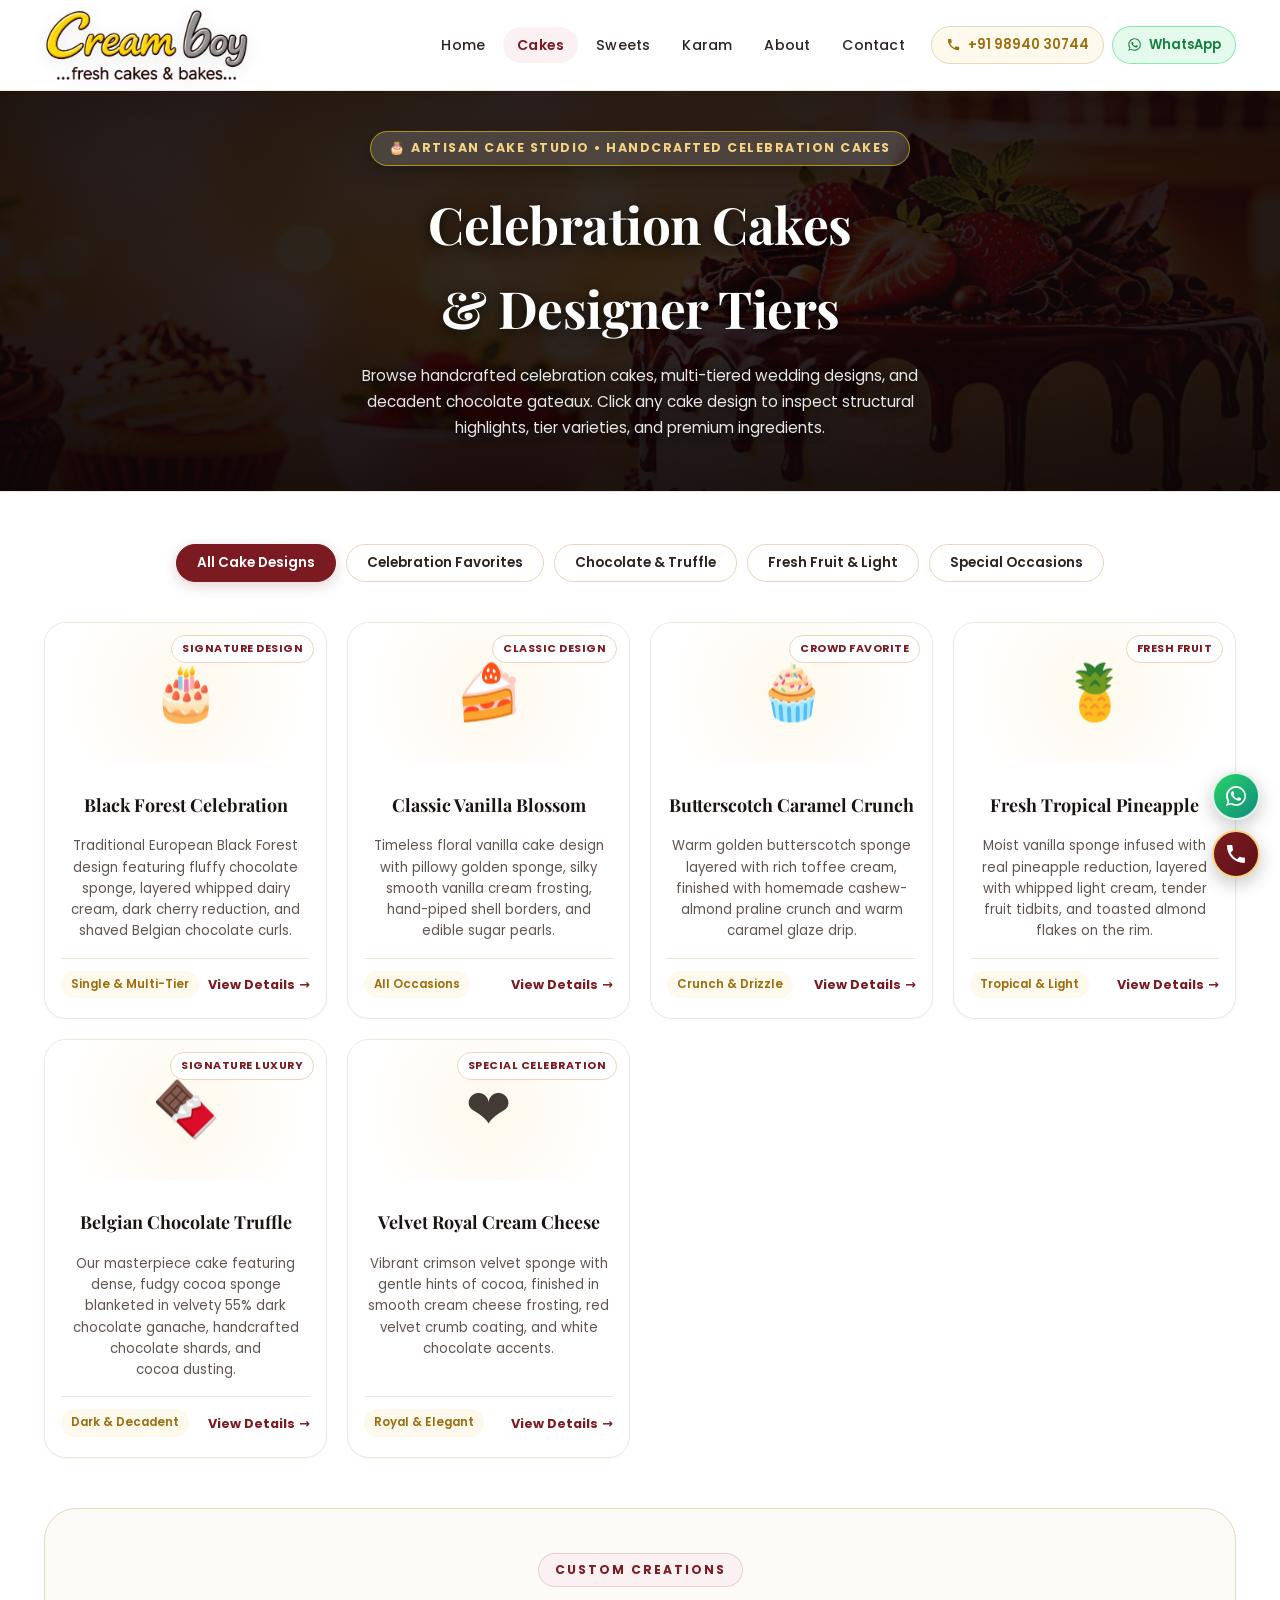
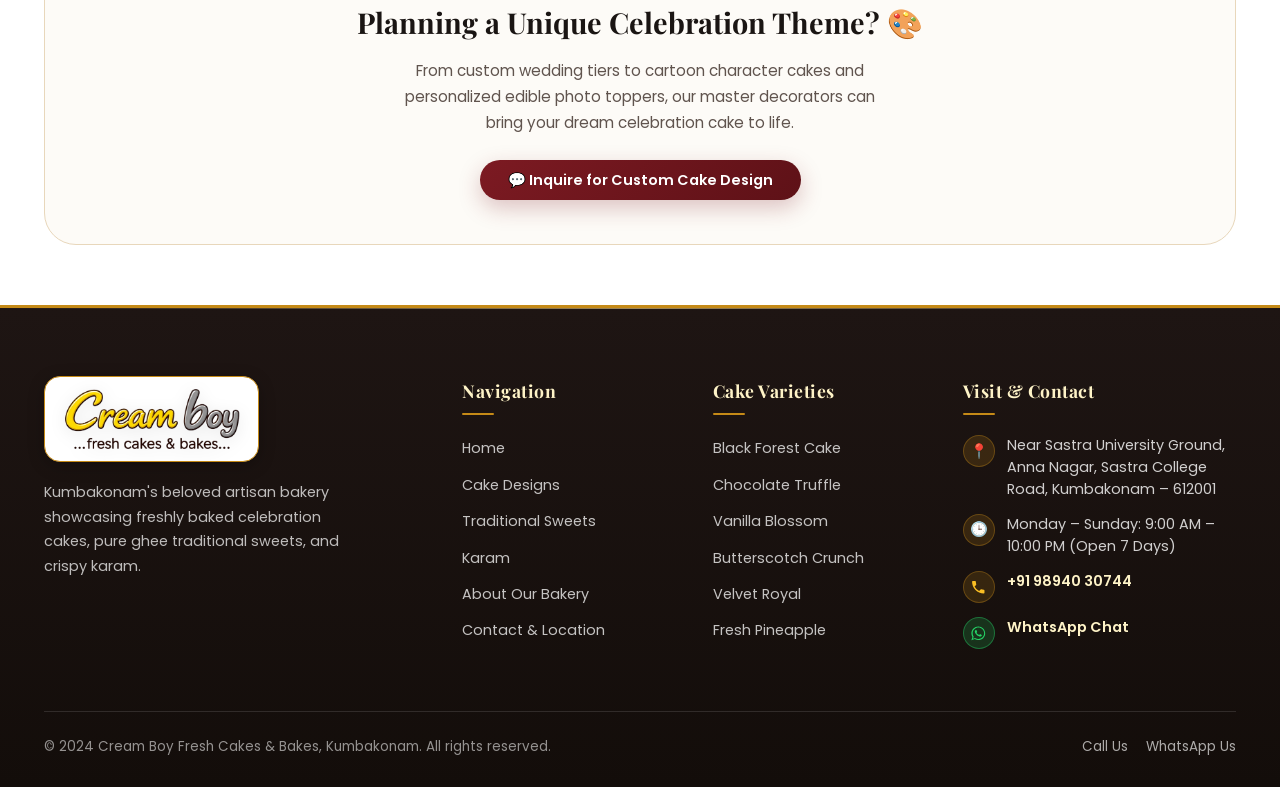
<file: cakes.html>
<!DOCTYPE html>
<html lang="en">
<head>
  <meta charset="UTF-8" />
  <meta name="viewport" content="width=device-width, initial-scale=1.0" />
  <meta name="description" content="Explore handcrafted celebration cake designs and varieties at Cream Boy Bakery Kumbakonam." />
  <meta name="keywords" content="cake designs Kumbakonam, birthday cakes, tiered celebration cakes, chocolate truffle" />
  <title>Artisan Cake Studio &amp; Designs | Cream Boy Kumbakonam</title>

  <link rel="preconnect" href="https://fonts.googleapis.com" />
  <link rel="preconnect" href="https://fonts.gstatic.com" crossorigin />
  <link href="https://fonts.googleapis.com/css2?family=Playfair+Display:ital,wght@0,500;0,600;0,700;1,400&family=Poppins:wght@300;400;500;600;700&display=swap" rel="stylesheet" />

  <link rel="icon" type="image/png" href="logo.png" />
  <link rel="stylesheet" href="style.css" />
</head>
<body data-page-type="cakes">


<!-- Header -->
<header id="header">
  <div class="container">
    <nav class="nav-wrap">
      <a href="index.html" class="logo">
        <img src="logo.png" alt="Cream Boy Bakery Logo" class="brand-logo-img" />
      </a>
      <ul class="nav-links">
        <li><a href="index.html" class="nav-link">Home</a></li>
        <li><a href="cakes.html" class="nav-link active">Cakes</a></li>
        <li><a href="sweets.html" class="nav-link">Sweets</a></li>
        <li><a href="karam.html" class="nav-link">Karam</a></li>
        <li><a href="about.html" class="nav-link">About</a></li>
        <li><a href="contact.html" class="nav-link">Contact</a></li>
        <li class="nav-actions-li">
          <a href="tel:+919894030744" class="nav-contact-pill" aria-label="Call +91 98940 30744">
            <svg class="icon-svg" viewBox="0 0 24 24" aria-hidden="true"><path d="M6.62 10.79a15.053 15.053 0 0 0 6.59 6.59l2.2-2.2c.27-.27.67-.36 1.02-.24 1.12.37 2.33.57 3.57.57.55 0 1 .45 1 1V20c0 .55-.45 1-1 1-9.39 0-17-7.61-17-17 0-.55.45-1 1-1h3.5c.55 0 1 .45 1 1 0 1.25.2 2.45.57 3.57.11.35.03.74-.25 1.02l-2.2 2.2z"/></svg>
            <span>+91 98940 30744</span>
          </a>
          <a href="https://wa.me/919894030744" target="_blank" rel="noopener noreferrer" class="nav-wa-pill" aria-label="Chat on WhatsApp">
            <svg class="icon-svg" viewBox="0 0 24 24" aria-hidden="true"><path d="M12.031 2C6.51 2 2.022 6.488 2.022 12.009c0 1.947.56 3.766 1.531 5.309L2 22l4.828-1.527a9.96 9.96 0 0 0 5.203 1.458h.004c5.52 0 10.01-4.488 10.01-10.009C22.045 6.488 17.551 2 12.031 2zm0 18.254a8.27 8.27 0 0 1-4.225-1.157l-.303-.18-3.137.992.998-3.056-.197-.315a8.277 8.277 0 0 1-1.272-4.529c0-4.57 3.719-8.289 8.289-8.289 4.57 0 8.288 3.719 8.288 8.289 0 4.57-3.718 8.245-8.288 8.245zm4.542-6.195c-.249-.125-1.472-.726-1.7-.809-.228-.083-.394-.125-.56.125-.166.249-.643.809-.788.975-.145.166-.29.187-.539.062-.249-.125-1.05-.387-2-1.234-.739-.659-1.238-1.473-1.383-1.722-.145-.249-.015-.383.11-.507.112-.112.249-.29.373-.435.125-.145.166-.249.249-.415.083-.166.042-.311-.021-.435-.062-.125-.56-1.349-.768-1.847-.202-.485-.407-.419-.56-.427-.145-.008-.311-.01-.477-.01-.166 0-.436.062-.664.311-.228.249-.871.851-.871 2.075s.892 2.407 1.016 2.573c.125.166 1.755 2.68 4.252 3.757.594.256 1.058.409 1.421.524.597.19 1.14.163 1.569.099.479-.071 1.472-.602 1.68-1.183.207-.581.207-1.079.145-1.183-.062-.104-.228-.166-.477-.29z"/></svg>
            <span>WhatsApp</span>
          </a>
        </li>
      </ul>
      <div class="nav-mobile-right">
        <a href="tel:+919894030744" class="nav-icon-btn phone-btn" aria-label="Call +91 98940 30744">
          <svg class="icon-svg" viewBox="0 0 24 24" aria-hidden="true"><path d="M6.62 10.79a15.053 15.053 0 0 0 6.59 6.59l2.2-2.2c.27-.27.67-.36 1.02-.24 1.12.37 2.33.57 3.57.57.55 0 1 .45 1 1V20c0 .55-.45 1-1 1-9.39 0-17-7.61-17-17 0-.55.45-1 1-1h3.5c.55 0 1 .45 1 1 0 1.25.2 2.45.57 3.57.11.35.03.74-.25 1.02l-2.2 2.2z"/></svg>
        </a>
        <a href="https://wa.me/919894030744" target="_blank" rel="noopener noreferrer" class="nav-icon-btn wa-btn" aria-label="Chat on WhatsApp">
          <svg class="icon-svg" viewBox="0 0 24 24" aria-hidden="true"><path d="M12.031 2C6.51 2 2.022 6.488 2.022 12.009c0 1.947.56 3.766 1.531 5.309L2 22l4.828-1.527a9.96 9.96 0 0 0 5.203 1.458h.004c5.52 0 10.01-4.488 10.01-10.009C22.045 6.488 17.551 2 12.031 2zm0 18.254a8.27 8.27 0 0 1-4.225-1.157l-.303-.18-3.137.992.998-3.056-.197-.315a8.277 8.277 0 0 1-1.272-4.529c0-4.57 3.719-8.289 8.289-8.289 4.57 0 8.288 3.719 8.288 8.289 0 4.57-3.718 8.245-8.288 8.245zm4.542-6.195c-.249-.125-1.472-.726-1.7-.809-.228-.083-.394-.125-.56.125-.166.249-.643.809-.788.975-.145.166-.29.187-.539.062-.249-.125-1.05-.387-2-1.234-.739-.659-1.238-1.473-1.383-1.722-.145-.249-.015-.383.11-.507.112-.112.249-.29.373-.435.125-.145.166-.249.249-.415.083-.166.042-.311-.021-.435-.062-.125-.56-1.349-.768-1.847-.202-.485-.407-.419-.56-.427-.145-.008-.311-.01-.477-.01-.166 0-.436.062-.664.311-.228.249-.871.851-.871 2.075s.892 2.407 1.016 2.573c.125.166 1.755 2.68 4.252 3.757.594.256 1.058.409 1.421.524.597.19 1.14.163 1.569.099.479-.071 1.472-.602 1.68-1.183.207-.581.207-1.079.145-1.183-.062-.104-.228-.166-.477-.29z"/></svg>
        </a>
        <button class="nav-toggle" id="navToggle" aria-label="Toggle menu" aria-expanded="false">
          <span></span><span></span><span></span>
        </button>
      </div>
    </nav>
  </div>
</header>

<!-- Mobile Menu -->
<div class="mobile-menu" id="mobileMenu">
  <a href="index.html" class="m-nav-link">Home</a>
  <a href="cakes.html" class="m-nav-link active">Cakes</a>
  <a href="sweets.html" class="m-nav-link">Sweets</a>
  <a href="karam.html" class="m-nav-link">Karam</a>
  <a href="about.html" class="m-nav-link">About</a>
  <a href="contact.html" class="m-nav-link">Contact</a>
  <div class="mobile-menu-actions">
    <a href="tel:+919894030744" class="nav-contact-pill">
      <svg class="icon-svg" viewBox="0 0 24 24" aria-hidden="true"><path d="M6.62 10.79a15.053 15.053 0 0 0 6.59 6.59l2.2-2.2c.27-.27.67-.36 1.02-.24 1.12.37 2.33.57 3.57.57.55 0 1 .45 1 1V20c0 .55-.45 1-1 1-9.39 0-17-7.61-17-17 0-.55.45-1 1-1h3.5c.55 0 1 .45 1 1 0 1.25.2 2.45.57 3.57.11.35.03.74-.25 1.02l-2.2 2.2z"/></svg>
      <span>Call +91 98940 30744</span>
    </a>
    <a href="https://wa.me/919894030744" target="_blank" rel="noopener noreferrer" class="nav-wa-pill">
      <svg class="icon-svg" viewBox="0 0 24 24" aria-hidden="true"><path d="M12.031 2C6.51 2 2.022 6.488 2.022 12.009c0 1.947.56 3.766 1.531 5.309L2 22l4.828-1.527a9.96 9.96 0 0 0 5.203 1.458h.004c5.52 0 10.01-4.488 10.01-10.009C22.045 6.488 17.551 2 12.031 2zm0 18.254a8.27 8.27 0 0 1-4.225-1.157l-.303-.18-3.137.992.998-3.056-.197-.315a8.277 8.277 0 0 1-1.272-4.529c0-4.57 3.719-8.289 8.289-8.289 4.57 0 8.288 3.719 8.288 8.289 0 4.57-3.718 8.245-8.288 8.245zm4.542-6.195c-.249-.125-1.472-.726-1.7-.809-.228-.083-.394-.125-.56.125-.166.249-.643.809-.788.975-.145.166-.29.187-.539.062-.249-.125-1.05-.387-2-1.234-.739-.659-1.238-1.473-1.383-1.722-.145-.249-.015-.383.11-.507.112-.112.249-.29.373-.435.125-.145.166-.249.249-.415.083-.166.042-.311-.021-.435-.062-.125-.56-1.349-.768-1.847-.202-.485-.407-.419-.56-.427-.145-.008-.311-.01-.477-.01-.166 0-.436.062-.664.311-.228.249-.871.851-.871 2.075s.892 2.407 1.016 2.573c.125.166 1.755 2.68 4.252 3.757.594.256 1.058.409 1.421.524.597.19 1.14.163 1.569.099.479-.071 1.472-.602 1.68-1.183.207-.581.207-1.079.145-1.183-.062-.104-.228-.166-.477-.29z"/></svg>
      <span>WhatsApp Us</span>
    </a>
  </div>
</div>

<!-- Modal -->
<div class="modal-bg" id="modalBg">
  <div class="modal-box" id="modalBox"></div>
</div>

<!-- Dedicated Cakes Hero Banner with Integrated Background Imagery -->
<div class="page-hero-banner cakes-hero-banner">
  <div class="page-hero-overlay" aria-hidden="true"></div>
  <div class="container page-hero-content">
    <span class="page-hero-badge">🎂 Artisan Cake Studio • Handcrafted Celebration Cakes</span>
    <h1 class="page-hero-title">Celebration Cakes &amp; Designer Tiers</h1>
    <p class="page-hero-sub">Browse handcrafted celebration cakes, multi-tiered wedding designs, and decadent chocolate gateaux. Click any cake design to inspect structural highlights, tier varieties, and premium ingredients.</p>
  </div>
</div>

<!-- Cakes Section with Filter Tabs -->
<main class="container" style="padding-block: 20px 60px;">
  <div class="filter-pills-wrap" id="cakeFilterTabs">
    <button class="filter-pill active" data-filter="all">All Cake Designs</button>
    <button class="filter-pill" data-filter="bestseller">Celebration Favorites</button>
    <button class="filter-pill" data-filter="chocolate">Chocolate &amp; Truffle</button>
    <button class="filter-pill" data-filter="fruit">Fresh Fruit &amp; Light</button>
    <button class="filter-pill" data-filter="special">Special Occasions</button>
  </div>

  <div class="product-showcase-grid" id="cakesContainer"></div>

  <!-- Custom Cake Consultation Section -->
  <div style="background:var(--bg-ivory);border:1.5px solid var(--border-gold);border-radius:var(--r-xl);padding:44px;margin-top:40px;text-align:center;">
    <span class="section-eyebrow">Custom Creations</span>
    <h3 style="font-family:var(--font-serif);font-size:1.8rem;color:var(--text-dark);margin-bottom:12px;">Planning a Unique Celebration Theme? 🎨</h3>
    <p style="font-size:0.95rem;color:var(--text-muted);max-width:55ch;margin:0 auto 24px;line-height:1.7;">
      From custom wedding tiers to cartoon character cakes and personalized edible photo toppers, our master decorators can bring your dream celebration cake to life.
    </p>
    <a href="https://wa.me/919894030744?text=Hello%20Cream%20Boy%20Bakery!%20I%20would%20like%20to%20discuss%20a%20custom%20cake%20design." target="_blank" rel="noopener noreferrer" class="btn btn-primary">
      💬 Inquire for Custom Cake Design
    </a>
  </div>
</main>

<!-- Footer -->
<footer role="contentinfo">
  <div class="container">
    <div class="footer-top-grid">
      <div class="footer-brand">
        <a href="index.html" class="footer-brand-card">
          <img src="logo.png" alt="Cream Boy Bakery Logo" class="brand-logo-img" />
        </a>
        <p>Kumbakonam's beloved artisan bakery showcasing freshly baked celebration cakes, pure ghee traditional sweets, and crispy karam.</p>
      </div>
      <div>
        <h4 class="footer-col-title">Navigation</h4>
        <ul class="footer-links-list">
          <li><a href="index.html">Home</a></li>
          <li><a href="cakes.html">Cake Designs</a></li>
          <li><a href="sweets.html">Traditional Sweets</a></li>
          <li><a href="karam.html">Karam</a></li>
          <li><a href="about.html">About Our Bakery</a></li>
          <li><a href="contact.html">Contact &amp; Location</a></li>
        </ul>
      </div>
      <div>
        <h4 class="footer-col-title">Cake Varieties</h4>
        <ul class="footer-links-list">
          <li><a href="cakes.html">Black Forest Cake</a></li>
          <li><a href="cakes.html">Chocolate Truffle</a></li>
          <li><a href="cakes.html">Vanilla Blossom</a></li>
          <li><a href="cakes.html">Butterscotch Crunch</a></li>
          <li><a href="cakes.html">Velvet Royal</a></li>
          <li><a href="cakes.html">Fresh Pineapple</a></li>
        </ul>
      </div>
      <div>
        <h4 class="footer-col-title">Visit &amp; Contact</h4>
        <div class="footer-contact-item">
          <div class="footer-contact-icon">📍</div>
          <div>Near Sastra University Ground, Anna Nagar, Sastra College Road, Kumbakonam – 612001</div>
        </div>
        <div class="footer-contact-item">
          <div class="footer-contact-icon">🕒</div>
          <div>Monday – Sunday: 9:00 AM – 10:00 PM (Open 7 Days)</div>
        </div>
        <div class="footer-contact-item">
          <div class="footer-contact-icon">
            <svg class="icon-svg" viewBox="0 0 24 24"><path d="M6.62 10.79a15.053 15.053 0 0 0 6.59 6.59l2.2-2.2c.27-.27.67-.36 1.02-.24 1.12.37 2.33.57 3.57.57.55 0 1 .45 1 1V20c0 .55-.45 1-1 1-9.39 0-17-7.61-17-17 0-.55.45-1 1-1h3.5c.55 0 1 .45 1 1 0 1.25.2 2.45.57 3.57.11.35.03.74-.25 1.02l-2.2 2.2z"/></svg>
          </div>
          <div><a href="tel:+919894030744">+91 98940 30744</a></div>
        </div>
        <div class="footer-contact-item">
          <div class="footer-contact-icon" style="background:rgba(37,211,102,0.18);border-color:rgba(37,211,102,0.4);color:#25d366;">
            <svg class="icon-svg" viewBox="0 0 24 24"><path d="M12.031 2C6.51 2 2.022 6.488 2.022 12.009c0 1.947.56 3.766 1.531 5.309L2 22l4.828-1.527a9.96 9.96 0 0 0 5.203 1.458h.004c5.52 0 10.01-4.488 10.01-10.009C22.045 6.488 17.551 2 12.031 2zm0 18.254a8.27 8.27 0 0 1-4.225-1.157l-.303-.18-3.137.992.998-3.056-.197-.315a8.277 8.277 0 0 1-1.272-4.529c0-4.57 3.719-8.289 8.289-8.289 4.57 0 8.288 3.719 8.288 8.289 0 4.57-3.718 8.245-8.288 8.245zm4.542-6.195c-.249-.125-1.472-.726-1.7-.809-.228-.083-.394-.125-.56.125-.166.249-.643.809-.788.975-.145.166-.29.187-.539.062-.249-.125-1.05-.387-2-1.234-.739-.659-1.238-1.473-1.383-1.722-.145-.249-.015-.383.11-.507.112-.112.249-.29.373-.435.125-.145.166-.249.249-.415.083-.166.042-.311-.021-.435-.062-.125-.56-1.349-.768-1.847-.202-.485-.407-.419-.56-.427-.145-.008-.311-.01-.477-.01-.166 0-.436.062-.664.311-.228.249-.871.851-.871 2.075s.892 2.407 1.016 2.573c.125.166 1.755 2.68 4.252 3.757.594.256 1.058.409 1.421.524.597.19 1.14.163 1.569.099.479-.071 1.472-.602 1.68-1.183.207-.581.207-1.079.145-1.183-.062-.104-.228-.166-.477-.29z"/></svg>
          </div>
          <div><a href="https://wa.me/919894030744" target="_blank" rel="noopener noreferrer">WhatsApp Chat</a></div>
        </div>
      </div>
    </div>
    <div class="footer-bottom-bar">
      <p>© 2024 Cream Boy Fresh Cakes &amp; Bakes, Kumbakonam. All rights reserved.</p>
      <div class="footer-bottom-links">
        <a href="tel:+919894030744">Call Us</a>
        <a href="https://wa.me/919894030744" target="_blank" rel="noopener noreferrer">WhatsApp Us</a>
      </div>
    </div>
  </div>
</footer>

<!-- Floating Quick Contact Icons (WhatsApp & Phone) -->
<div class="floating-actions" aria-label="Quick contact options">
  <a href="https://wa.me/919894030744" target="_blank" rel="noopener noreferrer" class="fab-btn fab-wa" aria-label="Chat on WhatsApp" title="WhatsApp Us">
    <svg class="icon-svg" viewBox="0 0 24 24" aria-hidden="true"><path d="M12.031 2C6.51 2 2.022 6.488 2.022 12.009c0 1.947.56 3.766 1.531 5.309L2 22l4.828-1.527a9.96 9.96 0 0 0 5.203 1.458h.004c5.52 0 10.01-4.488 10.01-10.009C22.045 6.488 17.551 2 12.031 2zm0 18.254a8.27 8.27 0 0 1-4.225-1.157l-.303-.18-3.137.992.998-3.056-.197-.315a8.277 8.277 0 0 1-1.272-4.529c0-4.57 3.719-8.289 8.289-8.289 4.57 0 8.288 3.719 8.288 8.289 0 4.57-3.718 8.245-8.288 8.245zm4.542-6.195c-.249-.125-1.472-.726-1.7-.809-.228-.083-.394-.125-.56.125-.166.249-.643.809-.788.975-.145.166-.29.187-.539.062-.249-.125-1.05-.387-2-1.234-.739-.659-1.238-1.473-1.383-1.722-.145-.249-.015-.383.11-.507.112-.112.249-.29.373-.435.125-.145.166-.249.249-.415.083-.166.042-.311-.021-.435-.062-.125-.56-1.349-.768-1.847-.202-.485-.407-.419-.56-.427-.145-.008-.311-.01-.477-.01-.166 0-.436.062-.664.311-.228.249-.871.851-.871 2.075s.892 2.407 1.016 2.573c.125.166 1.755 2.68 4.252 3.757.594.256 1.058.409 1.421.524.597.19 1.14.163 1.569.099.479-.071 1.472-.602 1.68-1.183.207-.581.207-1.079.145-1.183-.062-.104-.228-.166-.477-.29z"/></svg>
  </a>
  <a href="tel:+919894030744" class="fab-btn fab-phone" aria-label="Call +91 98940 30744" title="Call +91 98940 30744">
    <svg class="icon-svg" viewBox="0 0 24 24" aria-hidden="true"><path d="M6.62 10.79a15.053 15.053 0 0 0 6.59 6.59l2.2-2.2c.27-.27.67-.36 1.02-.24 1.12.37 2.33.57 3.57.57.55 0 1 .45 1 1V20c0 .55-.45 1-1 1-9.39 0-17-7.61-17-17 0-.55.45-1 1-1h3.5c.55 0 1 .45 1 1 0 1.25.2 2.45.57 3.57.11.35.03.74-.25 1.02l-2.2 2.2z"/></svg>
  </a>
</div>

<script src="app.js"></script>
</body>
</html>
</file>
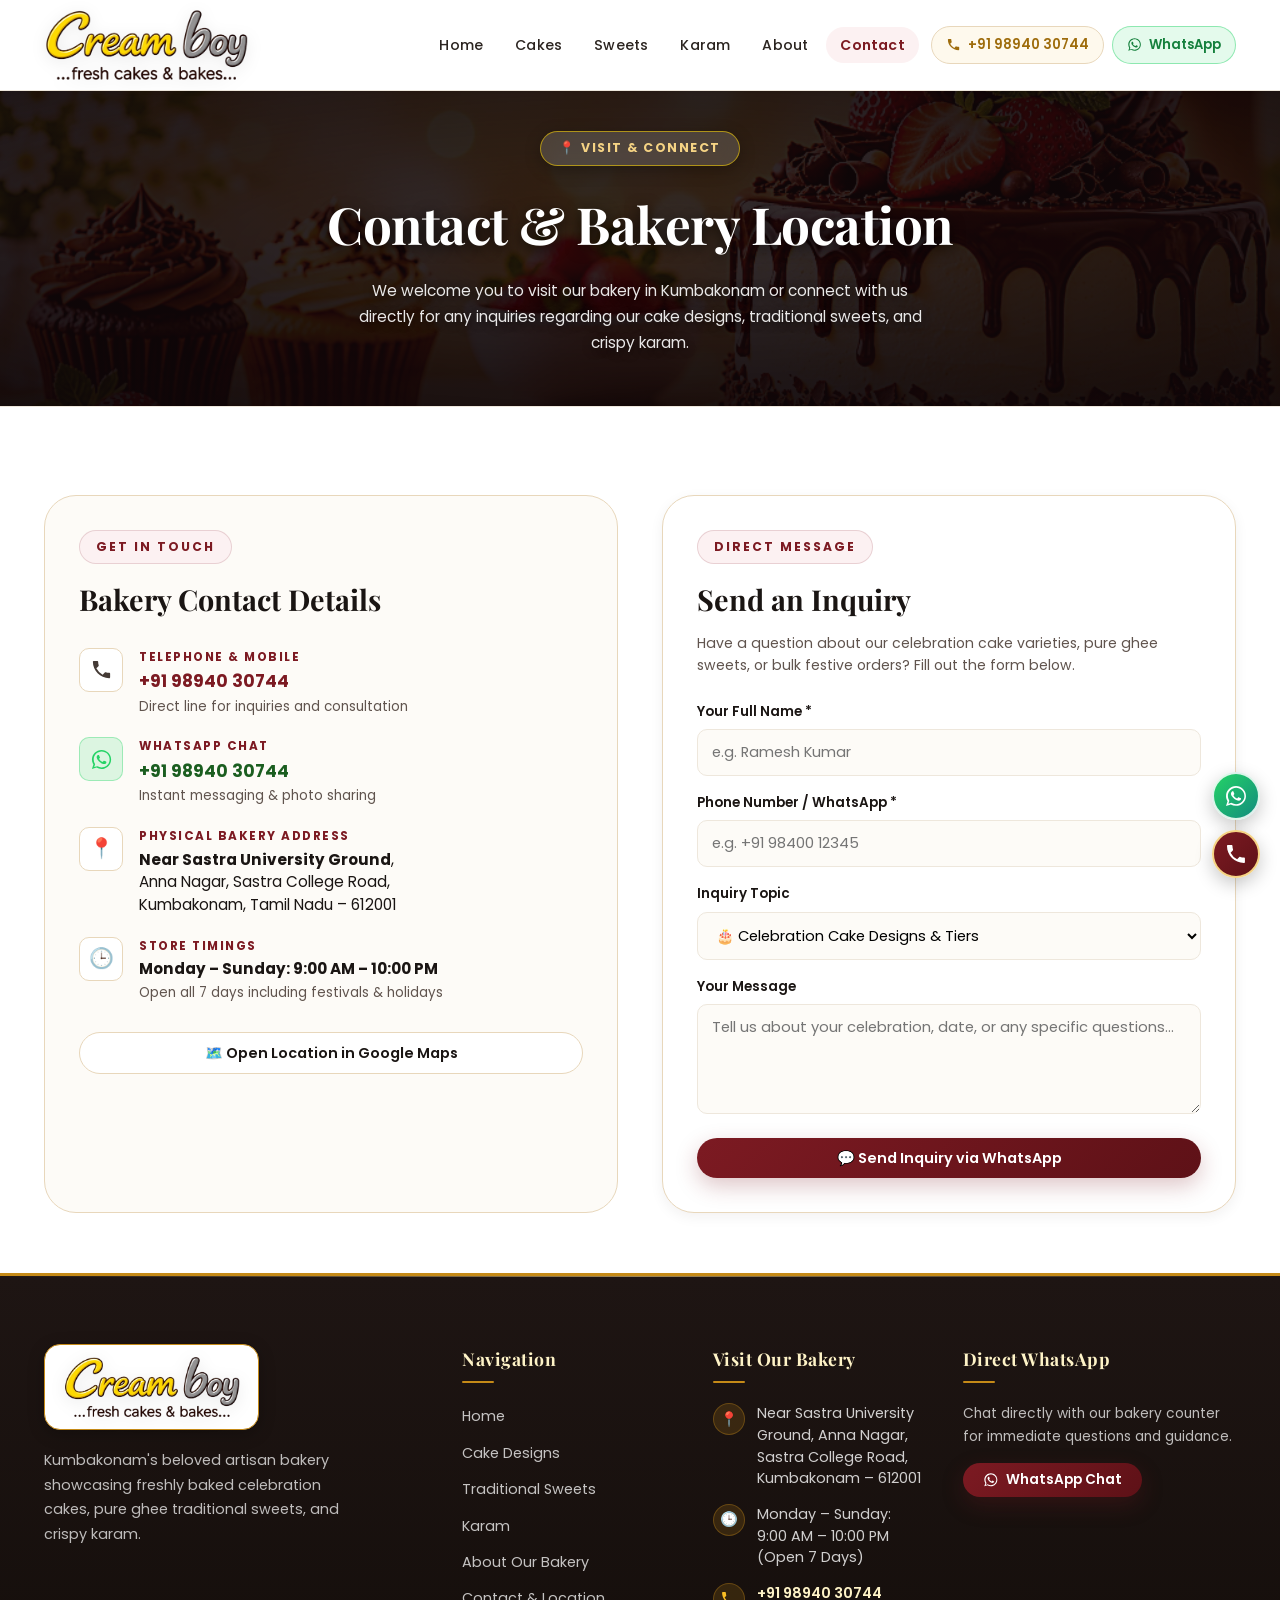
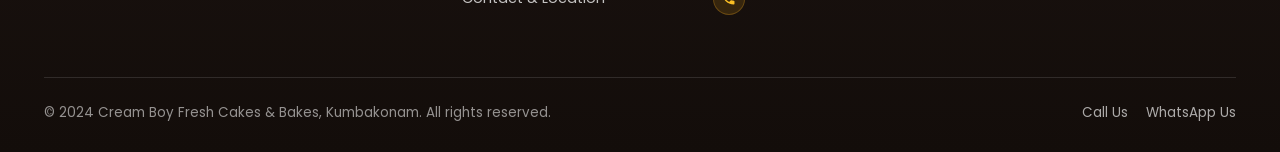
<file: contact.html>
<!DOCTYPE html>
<html lang="en">
<head>
  <meta charset="UTF-8" />
  <meta name="viewport" content="width=device-width, initial-scale=1.0" />
  <meta name="description" content="Contact Cream Boy Bakery Kumbakonam – address, phone, WhatsApp inquiries, and opening hours." />
  <title>Contact &amp; Bakery Location | Cream Boy Kumbakonam</title>

  <link rel="preconnect" href="https://fonts.googleapis.com" />
  <link rel="preconnect" href="https://fonts.gstatic.com" crossorigin />
  <link href="https://fonts.googleapis.com/css2?family=Playfair+Display:ital,wght@0,500;0,600;0,700;1,400&family=Poppins:wght@300;400;500;600;700&display=swap" rel="stylesheet" />

  <link rel="icon" type="image/png" href="logo.png" />
  <link rel="stylesheet" href="style.css" />
</head>
<body data-page-type="contact">


<!-- Header -->
<header id="header">
  <div class="container">
    <nav class="nav-wrap">
      <a href="index.html" class="logo">
        <img src="logo.png" alt="Cream Boy Bakery Logo" class="brand-logo-img" />
      </a>
      <ul class="nav-links">
        <li><a href="index.html" class="nav-link">Home</a></li>
        <li><a href="cakes.html" class="nav-link">Cakes</a></li>
        <li><a href="sweets.html" class="nav-link">Sweets</a></li>
        <li><a href="karam.html" class="nav-link">Karam</a></li>
        <li><a href="about.html" class="nav-link">About</a></li>
        <li><a href="contact.html" class="nav-link active">Contact</a></li>
        <li class="nav-actions-li">
          <a href="tel:+919894030744" class="nav-contact-pill" aria-label="Call +91 98940 30744">
            <svg class="icon-svg" viewBox="0 0 24 24" aria-hidden="true"><path d="M6.62 10.79a15.053 15.053 0 0 0 6.59 6.59l2.2-2.2c.27-.27.67-.36 1.02-.24 1.12.37 2.33.57 3.57.57.55 0 1 .45 1 1V20c0 .55-.45 1-1 1-9.39 0-17-7.61-17-17 0-.55.45-1 1-1h3.5c.55 0 1 .45 1 1 0 1.25.2 2.45.57 3.57.11.35.03.74-.25 1.02l-2.2 2.2z"/></svg>
            <span>+91 98940 30744</span>
          </a>
          <a href="https://wa.me/919894030744" target="_blank" rel="noopener noreferrer" class="nav-wa-pill" aria-label="Chat on WhatsApp">
            <svg class="icon-svg" viewBox="0 0 24 24" aria-hidden="true"><path d="M12.031 2C6.51 2 2.022 6.488 2.022 12.009c0 1.947.56 3.766 1.531 5.309L2 22l4.828-1.527a9.96 9.96 0 0 0 5.203 1.458h.004c5.52 0 10.01-4.488 10.01-10.009C22.045 6.488 17.551 2 12.031 2zm0 18.254a8.27 8.27 0 0 1-4.225-1.157l-.303-.18-3.137.992.998-3.056-.197-.315a8.277 8.277 0 0 1-1.272-4.529c0-4.57 3.719-8.289 8.289-8.289 4.57 0 8.288 3.719 8.288 8.289 0 4.57-3.718 8.245-8.288 8.245zm4.542-6.195c-.249-.125-1.472-.726-1.7-.809-.228-.083-.394-.125-.56.125-.166.249-.643.809-.788.975-.145.166-.29.187-.539.062-.249-.125-1.05-.387-2-1.234-.739-.659-1.238-1.473-1.383-1.722-.145-.249-.015-.383.11-.507.112-.112.249-.29.373-.435.125-.145.166-.249.249-.415.083-.166.042-.311-.021-.435-.062-.125-.56-1.349-.768-1.847-.202-.485-.407-.419-.56-.427-.145-.008-.311-.01-.477-.01-.166 0-.436.062-.664.311-.228.249-.871.851-.871 2.075s.892 2.407 1.016 2.573c.125.166 1.755 2.68 4.252 3.757.594.256 1.058.409 1.421.524.597.19 1.14.163 1.569.099.479-.071 1.472-.602 1.68-1.183.207-.581.207-1.079.145-1.183-.062-.104-.228-.166-.477-.29z"/></svg>
            <span>WhatsApp</span>
          </a>
        </li>
      </ul>
      <div class="nav-mobile-right">
        <a href="tel:+919894030744" class="nav-icon-btn phone-btn" aria-label="Call +91 98940 30744">
          <svg class="icon-svg" viewBox="0 0 24 24" aria-hidden="true"><path d="M6.62 10.79a15.053 15.053 0 0 0 6.59 6.59l2.2-2.2c.27-.27.67-.36 1.02-.24 1.12.37 2.33.57 3.57.57.55 0 1 .45 1 1V20c0 .55-.45 1-1 1-9.39 0-17-7.61-17-17 0-.55.45-1 1-1h3.5c.55 0 1 .45 1 1 0 1.25.2 2.45.57 3.57.11.35.03.74-.25 1.02l-2.2 2.2z"/></svg>
        </a>
        <a href="https://wa.me/919894030744" target="_blank" rel="noopener noreferrer" class="nav-icon-btn wa-btn" aria-label="Chat on WhatsApp">
          <svg class="icon-svg" viewBox="0 0 24 24" aria-hidden="true"><path d="M12.031 2C6.51 2 2.022 6.488 2.022 12.009c0 1.947.56 3.766 1.531 5.309L2 22l4.828-1.527a9.96 9.96 0 0 0 5.203 1.458h.004c5.52 0 10.01-4.488 10.01-10.009C22.045 6.488 17.551 2 12.031 2zm0 18.254a8.27 8.27 0 0 1-4.225-1.157l-.303-.18-3.137.992.998-3.056-.197-.315a8.277 8.277 0 0 1-1.272-4.529c0-4.57 3.719-8.289 8.289-8.289 4.57 0 8.288 3.719 8.288 8.289 0 4.57-3.718 8.245-8.288 8.245zm4.542-6.195c-.249-.125-1.472-.726-1.7-.809-.228-.083-.394-.125-.56.125-.166.249-.643.809-.788.975-.145.166-.29.187-.539.062-.249-.125-1.05-.387-2-1.234-.739-.659-1.238-1.473-1.383-1.722-.145-.249-.015-.383.11-.507.112-.112.249-.29.373-.435.125-.145.166-.249.249-.415.083-.166.042-.311-.021-.435-.062-.125-.56-1.349-.768-1.847-.202-.485-.407-.419-.56-.427-.145-.008-.311-.01-.477-.01-.166 0-.436.062-.664.311-.228.249-.871.851-.871 2.075s.892 2.407 1.016 2.573c.125.166 1.755 2.68 4.252 3.757.594.256 1.058.409 1.421.524.597.19 1.14.163 1.569.099.479-.071 1.472-.602 1.68-1.183.207-.581.207-1.079.145-1.183-.062-.104-.228-.166-.477-.29z"/></svg>
        </a>
        <button class="nav-toggle" id="navToggle" aria-label="Toggle menu" aria-expanded="false">
          <span></span><span></span><span></span>
        </button>
      </div>
    </nav>
  </div>
</header>

<!-- Mobile Menu -->
<div class="mobile-menu" id="mobileMenu">
  <a href="index.html" class="m-nav-link">Home</a>
  <a href="cakes.html" class="m-nav-link">Cakes</a>
  <a href="sweets.html" class="m-nav-link">Sweets</a>
  <a href="karam.html" class="m-nav-link">Karam</a>
  <a href="about.html" class="m-nav-link">About</a>
  <a href="contact.html" class="m-nav-link active">Contact</a>
  <div class="mobile-menu-actions">
    <a href="tel:+919894030744" class="nav-contact-pill">
      <svg class="icon-svg" viewBox="0 0 24 24" aria-hidden="true"><path d="M6.62 10.79a15.053 15.053 0 0 0 6.59 6.59l2.2-2.2c.27-.27.67-.36 1.02-.24 1.12.37 2.33.57 3.57.57.55 0 1 .45 1 1V20c0 .55-.45 1-1 1-9.39 0-17-7.61-17-17 0-.55.45-1 1-1h3.5c.55 0 1 .45 1 1 0 1.25.2 2.45.57 3.57.11.35.03.74-.25 1.02l-2.2 2.2z"/></svg>
      <span>Call +91 98940 30744</span>
    </a>
    <a href="https://wa.me/919894030744" target="_blank" rel="noopener noreferrer" class="nav-wa-pill">
      <svg class="icon-svg" viewBox="0 0 24 24" aria-hidden="true"><path d="M12.031 2C6.51 2 2.022 6.488 2.022 12.009c0 1.947.56 3.766 1.531 5.309L2 22l4.828-1.527a9.96 9.96 0 0 0 5.203 1.458h.004c5.52 0 10.01-4.488 10.01-10.009C22.045 6.488 17.551 2 12.031 2zm0 18.254a8.27 8.27 0 0 1-4.225-1.157l-.303-.18-3.137.992.998-3.056-.197-.315a8.277 8.277 0 0 1-1.272-4.529c0-4.57 3.719-8.289 8.289-8.289 4.57 0 8.288 3.719 8.288 8.289 0 4.57-3.718 8.245-8.288 8.245zm4.542-6.195c-.249-.125-1.472-.726-1.7-.809-.228-.083-.394-.125-.56.125-.166.249-.643.809-.788.975-.145.166-.29.187-.539.062-.249-.125-1.05-.387-2-1.234-.739-.659-1.238-1.473-1.383-1.722-.145-.249-.015-.383.11-.507.112-.112.249-.29.373-.435.125-.145.166-.249.249-.415.083-.166.042-.311-.021-.435-.062-.125-.56-1.349-.768-1.847-.202-.485-.407-.419-.56-.427-.145-.008-.311-.01-.477-.01-.166 0-.436.062-.664.311-.228.249-.871.851-.871 2.075s.892 2.407 1.016 2.573c.125.166 1.755 2.68 4.252 3.757.594.256 1.058.409 1.421.524.597.19 1.14.163 1.569.099.479-.071 1.472-.602 1.68-1.183.207-.581.207-1.079.145-1.183-.062-.104-.228-.166-.477-.29z"/></svg>
      <span>WhatsApp Us</span>
    </a>
  </div>
</div>

<!-- Dedicated Contact Hero Banner with Integrated Background Imagery -->
<div class="page-hero-banner contact-hero-banner">
  <div class="page-hero-overlay" aria-hidden="true"></div>
  <div class="container page-hero-content">
    <span class="page-hero-badge">📍 Visit &amp; Connect</span>
    <h1 class="page-hero-title">Contact &amp; Bakery Location</h1>
    <p class="page-hero-sub">We welcome you to visit our bakery in Kumbakonam or connect with us directly for any inquiries regarding our cake designs, traditional sweets, and crispy karam.</p>
  </div>
</div>

<!-- Main Contact Content -->
<main class="container" style="padding-block: 48px 60px;">
  <div class="contact-grid-wrap">

    <!-- Contact Info Cards -->
    <div class="contact-info-card">
      <span class="section-eyebrow">Get in Touch</span>
      <h3 style="font-family:var(--font-serif);font-size:1.8rem;color:var(--text-dark);margin-bottom:24px;">Bakery Contact Details</h3>

      <div class="c-detail-item">
        <div class="c-detail-icon">
          <svg class="icon-svg" viewBox="0 0 24 24"><path d="M6.62 10.79a15.053 15.053 0 0 0 6.59 6.59l2.2-2.2c.27-.27.67-.36 1.02-.24 1.12.37 2.33.57 3.57.57.55 0 1 .45 1 1V20c0 .55-.45 1-1 1-9.39 0-17-7.61-17-17 0-.55.45-1 1-1h3.5c.55 0 1 .45 1 1 0 1.25.2 2.45.57 3.57.11.35.03.74-.25 1.02l-2.2 2.2z"/></svg>
        </div>
        <div>
          <div class="c-detail-title">Telephone &amp; Mobile</div>
          <div class="c-detail-text">
            <a href="tel:+919894030744" style="font-weight:700;color:var(--royal-maroon);font-size:1.05rem;">+91 98940 30744</a><br>
            <span style="font-size:0.84rem;color:var(--text-muted);">Direct line for inquiries and consultation</span>
          </div>
        </div>
      </div>

      <div class="c-detail-item">
        <div class="c-detail-icon" style="background:rgba(37,211,102,0.15);border-color:rgba(37,211,102,0.35);color:#25d366;">
          <svg class="icon-svg" viewBox="0 0 24 24"><path d="M12.031 2C6.51 2 2.022 6.488 2.022 12.009c0 1.947.56 3.766 1.531 5.309L2 22l4.828-1.527a9.96 9.96 0 0 0 5.203 1.458h.004c5.52 0 10.01-4.488 10.01-10.009C22.045 6.488 17.551 2 12.031 2zm0 18.254a8.27 8.27 0 0 1-4.225-1.157l-.303-.18-3.137.992.998-3.056-.197-.315a8.277 8.277 0 0 1-1.272-4.529c0-4.57 3.719-8.289 8.289-8.289 4.57 0 8.288 3.719 8.288 8.289 0 4.57-3.718 8.245-8.288 8.245zm4.542-6.195c-.249-.125-1.472-.726-1.7-.809-.228-.083-.394-.125-.56.125-.166.249-.643.809-.788.975-.145.166-.29.187-.539.062-.249-.125-1.05-.387-2-1.234-.739-.659-1.238-1.473-1.383-1.722-.145-.249-.015-.383.11-.507.112-.112.249-.29.373-.435.125-.145.166-.249.249-.415.083-.166.042-.311-.021-.435-.062-.125-.56-1.349-.768-1.847-.202-.485-.407-.419-.56-.427-.145-.008-.311-.01-.477-.01-.166 0-.436.062-.664.311-.228.249-.871.851-.871 2.075s.892 2.407 1.016 2.573c.125.166 1.755 2.68 4.252 3.757.594.256 1.058.409 1.421.524.597.19 1.14.163 1.569.099.479-.071 1.472-.602 1.68-1.183.207-.581.207-1.079.145-1.183-.062-.104-.228-.166-.477-.29z"/></svg>
        </div>
        <div>
          <div class="c-detail-title">WhatsApp Chat</div>
          <div class="c-detail-text">
            <a href="https://wa.me/919894030744" target="_blank" rel="noopener noreferrer" style="font-weight:700;color:#1b5e20;font-size:1.05rem;">+91 98940 30744</a><br>
            <span style="font-size:0.84rem;color:var(--text-muted);">Instant messaging &amp; photo sharing</span>
          </div>
        </div>
      </div>

      <div class="c-detail-item">
        <div class="c-detail-icon">📍</div>
        <div>
          <div class="c-detail-title">Physical Bakery Address</div>
          <div class="c-detail-text">
            <strong>Near Sastra University Ground</strong>,<br>
            Anna Nagar, Sastra College Road,<br>
            Kumbakonam, Tamil Nadu – 612001
          </div>
        </div>
      </div>

      <div class="c-detail-item">
        <div class="c-detail-icon">🕒</div>
        <div>
          <div class="c-detail-title">Store Timings</div>
          <div class="c-detail-text">
            <strong>Monday – Sunday: 9:00 AM – 10:00 PM</strong><br>
            <span style="font-size:0.84rem;color:var(--text-muted);">Open all 7 days including festivals &amp; holidays</span>
          </div>
        </div>
      </div>

      <div style="margin-top:28px;">
        <a href="https://maps.google.com/?q=Cream+Boy+Fresh+Cakes+Bakes+Kumbakonam+Sastra+College+Road" target="_blank" rel="noopener noreferrer" class="btn btn-outline" style="width:100%;justify-content:center;">
          🗺️ Open Location in Google Maps
        </a>
      </div>
    </div>

    <!-- Inquiry Form Card -->
    <div class="contact-form-card">
      <span class="section-eyebrow">Direct Message</span>
      <h3 style="font-family:var(--font-serif);font-size:1.8rem;color:var(--text-dark);margin-bottom:8px;">Send an Inquiry</h3>
      <p style="font-size:0.88rem;color:var(--text-muted);margin-bottom:24px;line-height:1.6;">
        Have a question about our celebration cake varieties, pure ghee sweets, or bulk festive orders? Fill out the form below.
      </p>

      <form id="contactForm" novalidate>
        <div class="form-group">
          <label class="form-label" for="cName">Your Full Name *</label>
          <input class="form-input" type="text" id="cName" name="name" placeholder="e.g. Ramesh Kumar" required maxlength="100" />
        </div>

        <div class="form-group">
          <label class="form-label" for="cPhone">Phone Number / WhatsApp *</label>
          <input class="form-input" type="tel" id="cPhone" name="phone" placeholder="e.g. +91 98400 12345" required maxlength="20" />
        </div>

        <div class="form-group">
          <label class="form-label" for="cType">Inquiry Topic</label>
          <select class="form-select" id="cType" name="orderType">
            <option value="Celebration Cake Designs">🎂 Celebration Cake Designs &amp; Tiers</option>
            <option value="Traditional Sweets">🍬 Traditional Pure Ghee Sweets</option>
            <option value="Handmade Karam">🫘 Handmade Karam</option>
            <option value="Festive or Wedding Bulk Order">🎉 Festive / Wedding Bulk Order</option>
            <option value="General Bakery Question">❓ Visiting Bakery / General Question</option>
          </select>
        </div>

        <div class="form-group">
          <label class="form-label" for="cMsg">Your Message</label>
          <textarea class="form-textarea" id="cMsg" name="message" rows="4" placeholder="Tell us about your celebration, date, or any specific questions..."></textarea>
        </div>

        <button type="submit" class="btn btn-primary" style="width:100%;">
          💬 Send Inquiry via WhatsApp
        </button>
      </form>
    </div>

  </div>
</main>

<!-- Footer -->
<footer role="contentinfo">
  <div class="container">
    <div class="footer-top-grid">
      <div class="footer-brand">
        <a href="index.html" class="footer-brand-card">
          <img src="logo.png" alt="Cream Boy Bakery Logo" class="brand-logo-img" />
        </a>
        <p>Kumbakonam's beloved artisan bakery showcasing freshly baked celebration cakes, pure ghee traditional sweets, and crispy karam.</p>
      </div>
      <div>
        <h4 class="footer-col-title">Navigation</h4>
        <ul class="footer-links-list">
          <li><a href="index.html">Home</a></li>
          <li><a href="cakes.html">Cake Designs</a></li>
          <li><a href="sweets.html">Traditional Sweets</a></li>
          <li><a href="karam.html">Karam</a></li>
          <li><a href="about.html">About Our Bakery</a></li>
          <li><a href="contact.html">Contact &amp; Location</a></li>
        </ul>
      </div>
      <div>
        <h4 class="footer-col-title">Visit Our Bakery</h4>
        <div class="footer-contact-item">
          <div class="footer-contact-icon">📍</div>
          <div>Near Sastra University Ground, Anna Nagar, Sastra College Road, Kumbakonam – 612001</div>
        </div>
        <div class="footer-contact-item">
          <div class="footer-contact-icon">🕒</div>
          <div>Monday – Sunday: 9:00 AM – 10:00 PM (Open 7 Days)</div>
        </div>
        <div class="footer-contact-item">
          <div class="footer-contact-icon">
            <svg class="icon-svg" viewBox="0 0 24 24"><path d="M6.62 10.79a15.053 15.053 0 0 0 6.59 6.59l2.2-2.2c.27-.27.67-.36 1.02-.24 1.12.37 2.33.57 3.57.57.55 0 1 .45 1 1V20c0 .55-.45 1-1 1-9.39 0-17-7.61-17-17 0-.55.45-1 1-1h3.5c.55 0 1 .45 1 1 0 1.25.2 2.45.57 3.57.11.35.03.74-.25 1.02l-2.2 2.2z"/></svg>
          </div>
          <div><a href="tel:+919894030744">+91 98940 30744</a></div>
        </div>
      </div>
      <div>
        <h4 class="footer-col-title">Direct WhatsApp</h4>
        <p style="font-size:0.86rem;color:rgba(255,255,255,0.72);line-height:1.65;margin-bottom:14px;">
          Chat directly with our bakery counter for immediate questions and guidance.
        </p>
        <a href="https://wa.me/919894030744" target="_blank" rel="noopener noreferrer" class="btn btn-primary" style="padding:9px 20px;font-size:0.85rem;display:inline-flex;align-items:center;gap:8px;">
          <svg class="icon-svg" viewBox="0 0 24 24"><path d="M12.031 2C6.51 2 2.022 6.488 2.022 12.009c0 1.947.56 3.766 1.531 5.309L2 22l4.828-1.527a9.96 9.96 0 0 0 5.203 1.458h.004c5.52 0 10.01-4.488 10.01-10.009C22.045 6.488 17.551 2 12.031 2zm0 18.254a8.27 8.27 0 0 1-4.225-1.157l-.303-.18-3.137.992.998-3.056-.197-.315a8.277 8.277 0 0 1-1.272-4.529c0-4.57 3.719-8.289 8.289-8.289 4.57 0 8.288 3.719 8.288 8.289 0 4.57-3.718 8.245-8.288 8.245zm4.542-6.195c-.249-.125-1.472-.726-1.7-.809-.228-.083-.394-.125-.56.125-.166.249-.643.809-.788.975-.145.166-.29.187-.539.062-.249-.125-1.05-.387-2-1.234-.739-.659-1.238-1.473-1.383-1.722-.145-.249-.015-.383.11-.507.112-.112.249-.29.373-.435.125-.145.166-.249.249-.415.083-.166.042-.311-.021-.435-.062-.125-.56-1.349-.768-1.847-.202-.485-.407-.419-.56-.427-.145-.008-.311-.01-.477-.01-.166 0-.436.062-.664.311-.228.249-.871.851-.871 2.075s.892 2.407 1.016 2.573c.125.166 1.755 2.68 4.252 3.757.594.256 1.058.409 1.421.524.597.19 1.14.163 1.569.099.479-.071 1.472-.602 1.68-1.183.207-.581.207-1.079.145-1.183-.062-.104-.228-.166-.477-.29z"/></svg>
          <span>WhatsApp Chat</span>
        </a>
      </div>
    </div>
    <div class="footer-bottom-bar">
      <p>© 2024 Cream Boy Fresh Cakes &amp; Bakes, Kumbakonam. All rights reserved.</p>
      <div class="footer-bottom-links">
        <a href="tel:+919894030744">Call Us</a>
        <a href="https://wa.me/919894030744" target="_blank" rel="noopener noreferrer">WhatsApp Us</a>
      </div>
    </div>
  </div>
</footer>

<!-- Floating Quick Contact Icons (WhatsApp & Phone) -->
<div class="floating-actions" aria-label="Quick contact options">
  <a href="https://wa.me/919894030744" target="_blank" rel="noopener noreferrer" class="fab-btn fab-wa" aria-label="Chat on WhatsApp" title="WhatsApp Us">
    <svg class="icon-svg" viewBox="0 0 24 24" aria-hidden="true"><path d="M12.031 2C6.51 2 2.022 6.488 2.022 12.009c0 1.947.56 3.766 1.531 5.309L2 22l4.828-1.527a9.96 9.96 0 0 0 5.203 1.458h.004c5.52 0 10.01-4.488 10.01-10.009C22.045 6.488 17.551 2 12.031 2zm0 18.254a8.27 8.27 0 0 1-4.225-1.157l-.303-.18-3.137.992.998-3.056-.197-.315a8.277 8.277 0 0 1-1.272-4.529c0-4.57 3.719-8.289 8.289-8.289 4.57 0 8.288 3.719 8.288 8.289 0 4.57-3.718 8.245-8.288 8.245zm4.542-6.195c-.249-.125-1.472-.726-1.7-.809-.228-.083-.394-.125-.56.125-.166.249-.643.809-.788.975-.145.166-.29.187-.539.062-.249-.125-1.05-.387-2-1.234-.739-.659-1.238-1.473-1.383-1.722-.145-.249-.015-.383.11-.507.112-.112.249-.29.373-.435.125-.145.166-.249.249-.415.083-.166.042-.311-.021-.435-.062-.125-.56-1.349-.768-1.847-.202-.485-.407-.419-.56-.427-.145-.008-.311-.01-.477-.01-.166 0-.436.062-.664.311-.228.249-.871.851-.871 2.075s.892 2.407 1.016 2.573c.125.166 1.755 2.68 4.252 3.757.594.256 1.058.409 1.421.524.597.19 1.14.163 1.569.099.479-.071 1.472-.602 1.68-1.183.207-.581.207-1.079.145-1.183-.062-.104-.228-.166-.477-.29z"/></svg>
  </a>
  <a href="tel:+919894030744" class="fab-btn fab-phone" aria-label="Call +91 98940 30744" title="Call +91 98940 30744">
    <svg class="icon-svg" viewBox="0 0 24 24" aria-hidden="true"><path d="M6.62 10.79a15.053 15.053 0 0 0 6.59 6.59l2.2-2.2c.27-.27.67-.36 1.02-.24 1.12.37 2.33.57 3.57.57.55 0 1 .45 1 1V20c0 .55-.45 1-1 1-9.39 0-17-7.61-17-17 0-.55.45-1 1-1h3.5c.55 0 1 .45 1 1 0 1.25.2 2.45.57 3.57.11.35.03.74-.25 1.02l-2.2 2.2z"/></svg>
  </a>
</div>

<script src="app.js"></script>
</body>
</html>
</file>
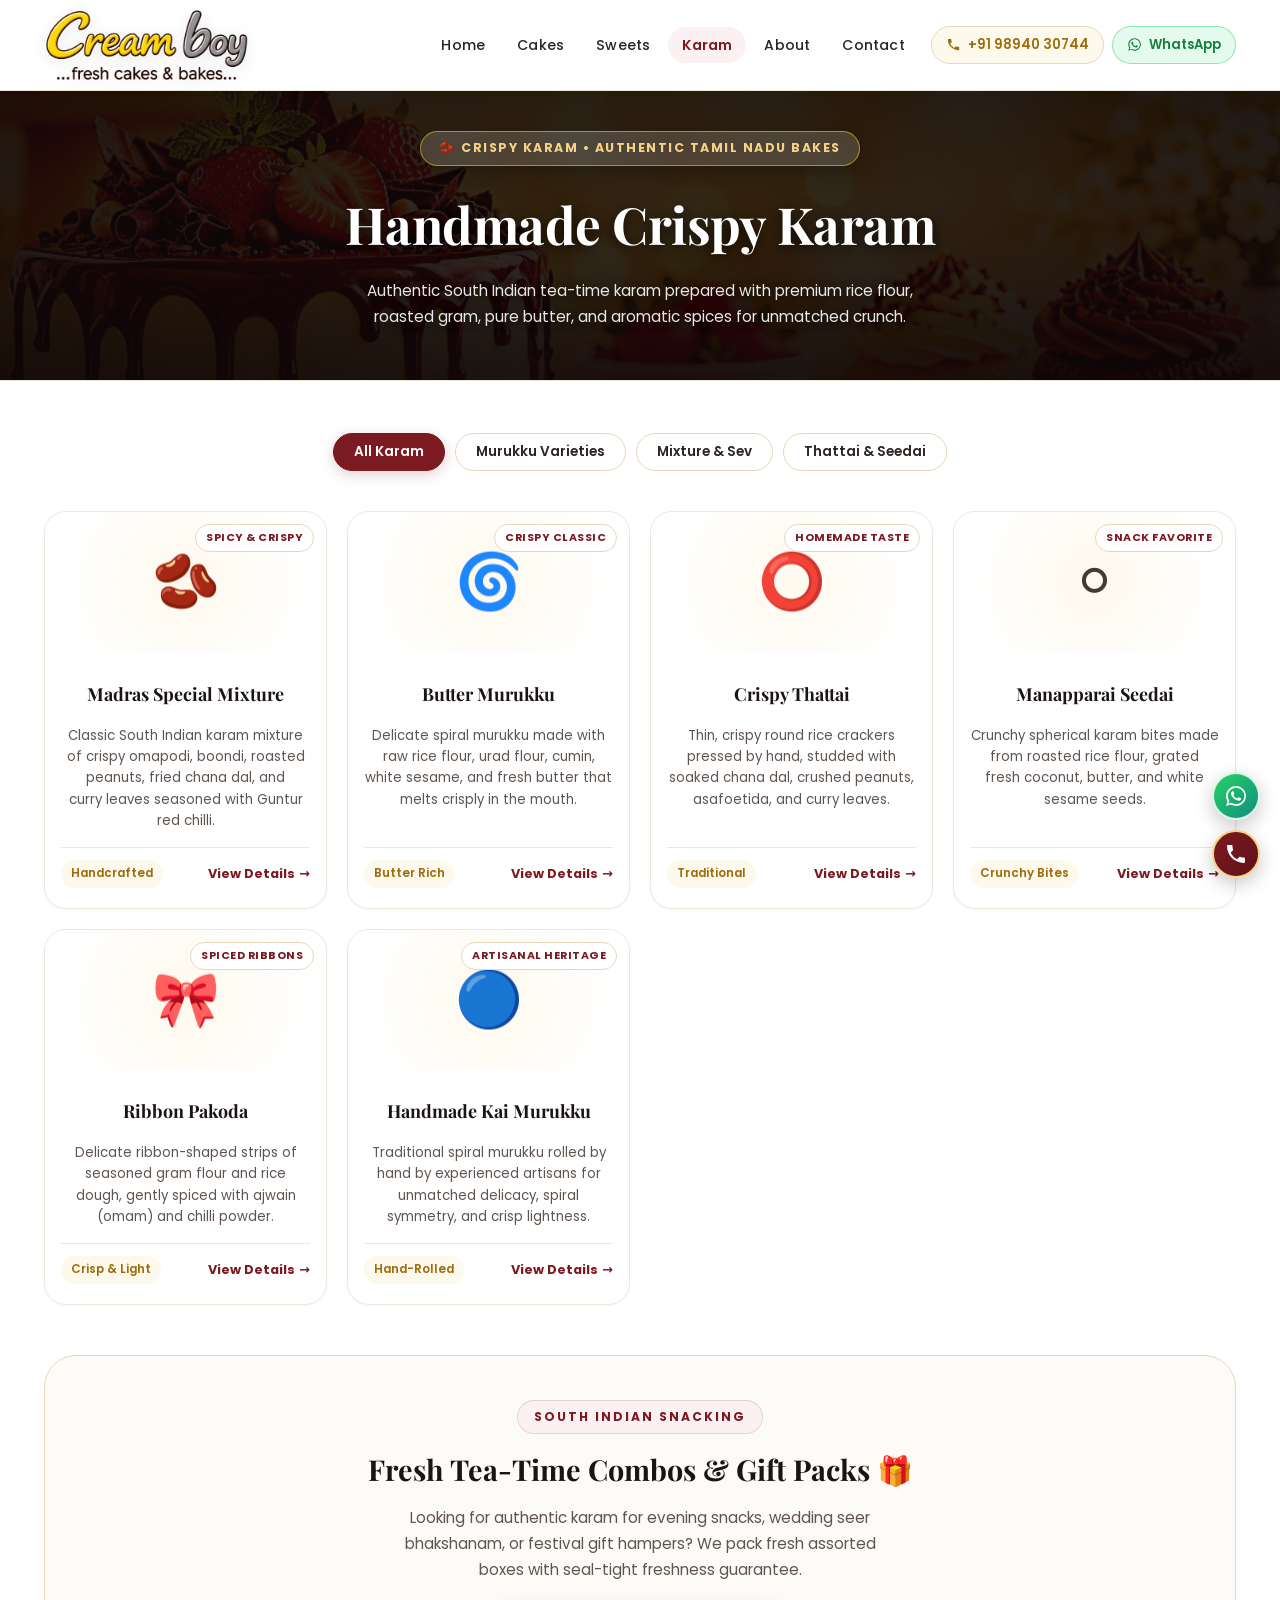
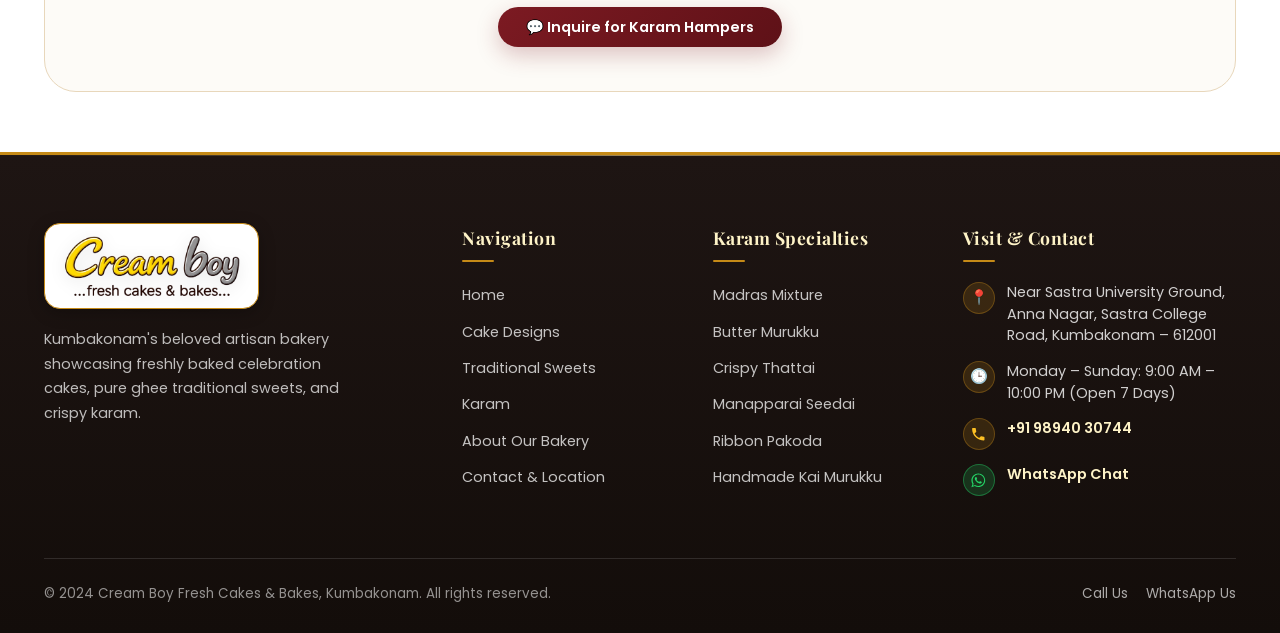
<file: karam.html>
<!DOCTYPE html>
<html lang="en">
<head>
  <meta charset="UTF-8" />
  <meta name="viewport" content="width=device-width, initial-scale=1.0" />
  <meta name="description" content="Handcrafted crispy karam snacks and traditional South Indian treats at Cream Boy Bakery Kumbakonam." />
  <title>Handmade Crispy Karam | Cream Boy Kumbakonam</title>

  <link rel="preconnect" href="https://fonts.googleapis.com" />
  <link rel="preconnect" href="https://fonts.gstatic.com" crossorigin />
  <link href="https://fonts.googleapis.com/css2?family=Playfair+Display:ital,wght@0,500;0,600;0,700;1,400&family=Poppins:wght@300;400;500;600;700&display=swap" rel="stylesheet" />

  <link rel="icon" type="image/png" href="logo.png" />
  <link rel="stylesheet" href="style.css" />
</head>
<body data-page-type="karam">


<!-- Header -->
<header id="header">
  <div class="container">
    <nav class="nav-wrap">
      <a href="index.html" class="logo">
        <img src="logo.png" alt="Cream Boy Bakery Logo" class="brand-logo-img" />
      </a>
      <ul class="nav-links">
        <li><a href="index.html" class="nav-link">Home</a></li>
        <li><a href="cakes.html" class="nav-link">Cakes</a></li>
        <li><a href="sweets.html" class="nav-link">Sweets</a></li>
        <li><a href="karam.html" class="nav-link active">Karam</a></li>
        <li><a href="about.html" class="nav-link">About</a></li>
        <li><a href="contact.html" class="nav-link">Contact</a></li>
        <li class="nav-actions-li">
          <a href="tel:+919894030744" class="nav-contact-pill" aria-label="Call +91 98940 30744">
            <svg class="icon-svg" viewBox="0 0 24 24" aria-hidden="true"><path d="M6.62 10.79a15.053 15.053 0 0 0 6.59 6.59l2.2-2.2c.27-.27.67-.36 1.02-.24 1.12.37 2.33.57 3.57.57.55 0 1 .45 1 1V20c0 .55-.45 1-1 1-9.39 0-17-7.61-17-17 0-.55.45-1 1-1h3.5c.55 0 1 .45 1 1 0 1.25.2 2.45.57 3.57.11.35.03.74-.25 1.02l-2.2 2.2z"/></svg>
            <span>+91 98940 30744</span>
          </a>
          <a href="https://wa.me/919894030744" target="_blank" rel="noopener noreferrer" class="nav-wa-pill" aria-label="Chat on WhatsApp">
            <svg class="icon-svg" viewBox="0 0 24 24" aria-hidden="true"><path d="M12.031 2C6.51 2 2.022 6.488 2.022 12.009c0 1.947.56 3.766 1.531 5.309L2 22l4.828-1.527a9.96 9.96 0 0 0 5.203 1.458h.004c5.52 0 10.01-4.488 10.01-10.009C22.045 6.488 17.551 2 12.031 2zm0 18.254a8.27 8.27 0 0 1-4.225-1.157l-.303-.18-3.137.992.998-3.056-.197-.315a8.277 8.277 0 0 1-1.272-4.529c0-4.57 3.719-8.289 8.289-8.289 4.57 0 8.288 3.719 8.288 8.289 0 4.57-3.718 8.245-8.288 8.245zm4.542-6.195c-.249-.125-1.472-.726-1.7-.809-.228-.083-.394-.125-.56.125-.166.249-.643.809-.788.975-.145.166-.29.187-.539.062-.249-.125-1.05-.387-2-1.234-.739-.659-1.238-1.473-1.383-1.722-.145-.249-.015-.383.11-.507.112-.112.249-.29.373-.435.125-.145.166-.249.249-.415.083-.166.042-.311-.021-.435-.062-.125-.56-1.349-.768-1.847-.202-.485-.407-.419-.56-.427-.145-.008-.311-.01-.477-.01-.166 0-.436.062-.664.311-.228.249-.871.851-.871 2.075s.892 2.407 1.016 2.573c.125.166 1.755 2.68 4.252 3.757.594.256 1.058.409 1.421.524.597.19 1.14.163 1.569.099.479-.071 1.472-.602 1.68-1.183.207-.581.207-1.079.145-1.183-.062-.104-.228-.166-.477-.29z"/></svg>
            <span>WhatsApp</span>
          </a>
        </li>
      </ul>
      <div class="nav-mobile-right">
        <a href="tel:+919894030744" class="nav-icon-btn phone-btn" aria-label="Call +91 98940 30744">
          <svg class="icon-svg" viewBox="0 0 24 24" aria-hidden="true"><path d="M6.62 10.79a15.053 15.053 0 0 0 6.59 6.59l2.2-2.2c.27-.27.67-.36 1.02-.24 1.12.37 2.33.57 3.57.57.55 0 1 .45 1 1V20c0 .55-.45 1-1 1-9.39 0-17-7.61-17-17 0-.55.45-1 1-1h3.5c.55 0 1 .45 1 1 0 1.25.2 2.45.57 3.57.11.35.03.74-.25 1.02l-2.2 2.2z"/></svg>
        </a>
        <a href="https://wa.me/919894030744" target="_blank" rel="noopener noreferrer" class="nav-icon-btn wa-btn" aria-label="Chat on WhatsApp">
          <svg class="icon-svg" viewBox="0 0 24 24" aria-hidden="true"><path d="M12.031 2C6.51 2 2.022 6.488 2.022 12.009c0 1.947.56 3.766 1.531 5.309L2 22l4.828-1.527a9.96 9.96 0 0 0 5.203 1.458h.004c5.52 0 10.01-4.488 10.01-10.009C22.045 6.488 17.551 2 12.031 2zm0 18.254a8.27 8.27 0 0 1-4.225-1.157l-.303-.18-3.137.992.998-3.056-.197-.315a8.277 8.277 0 0 1-1.272-4.529c0-4.57 3.719-8.289 8.289-8.289 4.57 0 8.288 3.719 8.288 8.289 0 4.57-3.718 8.245-8.288 8.245zm4.542-6.195c-.249-.125-1.472-.726-1.7-.809-.228-.083-.394-.125-.56.125-.166.249-.643.809-.788.975-.145.166-.29.187-.539.062-.249-.125-1.05-.387-2-1.234-.739-.659-1.238-1.473-1.383-1.722-.145-.249-.015-.383.11-.507.112-.112.249-.29.373-.435.125-.145.166-.249.249-.415.083-.166.042-.311-.021-.435-.062-.125-.56-1.349-.768-1.847-.202-.485-.407-.419-.56-.427-.145-.008-.311-.01-.477-.01-.166 0-.436.062-.664.311-.228.249-.871.851-.871 2.075s.892 2.407 1.016 2.573c.125.166 1.755 2.68 4.252 3.757.594.256 1.058.409 1.421.524.597.19 1.14.163 1.569.099.479-.071 1.472-.602 1.68-1.183.207-.581.207-1.079.145-1.183-.062-.104-.228-.166-.477-.29z"/></svg>
        </a>
        <button class="nav-toggle" id="navToggle" aria-label="Toggle menu" aria-expanded="false">
          <span></span><span></span><span></span>
        </button>
      </div>
    </nav>
  </div>
</header>

<!-- Mobile Menu -->
<div class="mobile-menu" id="mobileMenu">
  <a href="index.html" class="m-nav-link">Home</a>
  <a href="cakes.html" class="m-nav-link">Cakes</a>
  <a href="sweets.html" class="m-nav-link">Sweets</a>
  <a href="karam.html" class="m-nav-link active">Karam</a>
  <a href="about.html" class="m-nav-link">About</a>
  <a href="contact.html" class="m-nav-link">Contact</a>
  <div class="mobile-menu-actions">
    <a href="tel:+919894030744" class="nav-contact-pill">
      <svg class="icon-svg" viewBox="0 0 24 24" aria-hidden="true"><path d="M6.62 10.79a15.053 15.053 0 0 0 6.59 6.59l2.2-2.2c.27-.27.67-.36 1.02-.24 1.12.37 2.33.57 3.57.57.55 0 1 .45 1 1V20c0 .55-.45 1-1 1-9.39 0-17-7.61-17-17 0-.55.45-1 1-1h3.5c.55 0 1 .45 1 1 0 1.25.2 2.45.57 3.57.11.35.03.74-.25 1.02l-2.2 2.2z"/></svg>
      <span>Call +91 98940 30744</span>
    </a>
    <a href="https://wa.me/919894030744" target="_blank" rel="noopener noreferrer" class="nav-wa-pill">
      <svg class="icon-svg" viewBox="0 0 24 24" aria-hidden="true"><path d="M12.031 2C6.51 2 2.022 6.488 2.022 12.009c0 1.947.56 3.766 1.531 5.309L2 22l4.828-1.527a9.96 9.96 0 0 0 5.203 1.458h.004c5.52 0 10.01-4.488 10.01-10.009C22.045 6.488 17.551 2 12.031 2zm0 18.254a8.27 8.27 0 0 1-4.225-1.157l-.303-.18-3.137.992.998-3.056-.197-.315a8.277 8.277 0 0 1-1.272-4.529c0-4.57 3.719-8.289 8.289-8.289 4.57 0 8.288 3.719 8.288 8.289 0 4.57-3.718 8.245-8.288 8.245zm4.542-6.195c-.249-.125-1.472-.726-1.7-.809-.228-.083-.394-.125-.56.125-.166.249-.643.809-.788.975-.145.166-.29.187-.539.062-.249-.125-1.05-.387-2-1.234-.739-.659-1.238-1.473-1.383-1.722-.145-.249-.015-.383.11-.507.112-.112.249-.29.373-.435.125-.145.166-.249.249-.415.083-.166.042-.311-.021-.435-.062-.125-.56-1.349-.768-1.847-.202-.485-.407-.419-.56-.427-.145-.008-.311-.01-.477-.01-.166 0-.436.062-.664.311-.228.249-.871.851-.871 2.075s.892 2.407 1.016 2.573c.125.166 1.755 2.68 4.252 3.757.594.256 1.058.409 1.421.524.597.19 1.14.163 1.569.099.479-.071 1.472-.602 1.68-1.183.207-.581.207-1.079.145-1.183-.062-.104-.228-.166-.477-.29z"/></svg>
      <span>WhatsApp Us</span>
    </a>
  </div>
</div>

<!-- Modal -->
<div class="modal-bg" id="modalBg">
  <div class="modal-box" id="modalBox"></div>
</div>

<!-- Dedicated Karam Hero Banner with Integrated Background Imagery -->
<div class="page-hero-banner karam-hero-banner">
  <div class="page-hero-overlay" aria-hidden="true"></div>
  <div class="container page-hero-content">
    <span class="page-hero-badge">🫘 Crispy Karam • Authentic Tamil Nadu Bakes</span>
    <h1 class="page-hero-title">Handmade Crispy Karam</h1>
    <p class="page-hero-sub">Authentic South Indian tea-time karam prepared with premium rice flour, roasted gram, pure butter, and aromatic spices for unmatched crunch.</p>
  </div>
</div>

<!-- Karam Showcase Section with Filter Tabs -->
<main class="container" style="padding-block: 20px 60px;">
  <div class="filter-pills-wrap" id="karamFilterTabs">
    <button class="filter-pill active" data-filter="all">All Karam</button>
    <button class="filter-pill" data-filter="murukku">Murukku Varieties</button>
    <button class="filter-pill" data-filter="mixture">Mixture &amp; Sev</button>
    <button class="filter-pill" data-filter="thattai">Thattai &amp; Seedai</button>
  </div>

  <div class="product-showcase-grid" id="karamContainer"></div>

  <!-- Tea-time & Gifting Section -->
  <div style="background:var(--bg-ivory);border:1.5px solid var(--border-gold);border-radius:var(--r-xl);padding:44px;margin-top:40px;text-align:center;">
    <span class="section-eyebrow">South Indian Snacking</span>
    <h3 style="font-family:var(--font-serif);font-size:1.8rem;color:var(--text-dark);margin-bottom:12px;">Fresh Tea-Time Combos &amp; Gift Packs 🎁</h3>
    <p style="font-size:0.95rem;color:var(--text-muted);max-width:55ch;margin:0 auto 24px;line-height:1.7;">
      Looking for authentic karam for evening snacks, wedding seer bhakshanam, or festival gift hampers? We pack fresh assorted boxes with seal-tight freshness guarantee.
    </p>
    <a href="https://wa.me/919894030744?text=Hello%20Cream%20Boy%20Bakery!%20I%20would%20like%20to%20inquire%20about%20karam." target="_blank" rel="noopener noreferrer" class="btn btn-primary">
      💬 Inquire for Karam Hampers
    </a>
  </div>
</main>

<!-- Footer -->
<footer role="contentinfo">
  <div class="container">
    <div class="footer-top-grid">
      <div class="footer-brand">
        <a href="index.html" class="footer-brand-card">
          <img src="logo.png" alt="Cream Boy Bakery Logo" class="brand-logo-img" />
        </a>
        <p>Kumbakonam's beloved artisan bakery showcasing freshly baked celebration cakes, pure ghee traditional sweets, and crispy karam.</p>
      </div>
      <div>
        <h4 class="footer-col-title">Navigation</h4>
        <ul class="footer-links-list">
          <li><a href="index.html">Home</a></li>
          <li><a href="cakes.html">Cake Designs</a></li>
          <li><a href="sweets.html">Traditional Sweets</a></li>
          <li><a href="karam.html">Karam</a></li>
          <li><a href="about.html">About Our Bakery</a></li>
          <li><a href="contact.html">Contact &amp; Location</a></li>
        </ul>
      </div>
      <div>
        <h4 class="footer-col-title">Karam Specialties</h4>
        <ul class="footer-links-list">
          <li><a href="karam.html">Madras Mixture</a></li>
          <li><a href="karam.html">Butter Murukku</a></li>
          <li><a href="karam.html">Crispy Thattai</a></li>
          <li><a href="karam.html">Manapparai Seedai</a></li>
          <li><a href="karam.html">Ribbon Pakoda</a></li>
          <li><a href="karam.html">Handmade Kai Murukku</a></li>
        </ul>
      </div>
      <div>
        <h4 class="footer-col-title">Visit &amp; Contact</h4>
        <div class="footer-contact-item">
          <div class="footer-contact-icon">📍</div>
          <div>Near Sastra University Ground, Anna Nagar, Sastra College Road, Kumbakonam – 612001</div>
        </div>
        <div class="footer-contact-item">
          <div class="footer-contact-icon">🕒</div>
          <div>Monday – Sunday: 9:00 AM – 10:00 PM (Open 7 Days)</div>
        </div>
        <div class="footer-contact-item">
          <div class="footer-contact-icon">
            <svg class="icon-svg" viewBox="0 0 24 24"><path d="M6.62 10.79a15.053 15.053 0 0 0 6.59 6.59l2.2-2.2c.27-.27.67-.36 1.02-.24 1.12.37 2.33.57 3.57.57.55 0 1 .45 1 1V20c0 .55-.45 1-1 1-9.39 0-17-7.61-17-17 0-.55.45-1 1-1h3.5c.55 0 1 .45 1 1 0 1.25.2 2.45.57 3.57.11.35.03.74-.25 1.02l-2.2 2.2z"/></svg>
          </div>
          <div><a href="tel:+919894030744">+91 98940 30744</a></div>
        </div>
        <div class="footer-contact-item">
          <div class="footer-contact-icon" style="background:rgba(37,211,102,0.18);border-color:rgba(37,211,102,0.4);color:#25d366;">
            <svg class="icon-svg" viewBox="0 0 24 24"><path d="M12.031 2C6.51 2 2.022 6.488 2.022 12.009c0 1.947.56 3.766 1.531 5.309L2 22l4.828-1.527a9.96 9.96 0 0 0 5.203 1.458h.004c5.52 0 10.01-4.488 10.01-10.009C22.045 6.488 17.551 2 12.031 2zm0 18.254a8.27 8.27 0 0 1-4.225-1.157l-.303-.18-3.137.992.998-3.056-.197-.315a8.277 8.277 0 0 1-1.272-4.529c0-4.57 3.719-8.289 8.289-8.289 4.57 0 8.288 3.719 8.288 8.289 0 4.57-3.718 8.245-8.288 8.245zm4.542-6.195c-.249-.125-1.472-.726-1.7-.809-.228-.083-.394-.125-.56.125-.166.249-.643.809-.788.975-.145.166-.29.187-.539.062-.249-.125-1.05-.387-2-1.234-.739-.659-1.238-1.473-1.383-1.722-.145-.249-.015-.383.11-.507.112-.112.249-.29.373-.435.125-.145.166-.249.249-.415.083-.166.042-.311-.021-.435-.062-.125-.56-1.349-.768-1.847-.202-.485-.407-.419-.56-.427-.145-.008-.311-.01-.477-.01-.166 0-.436.062-.664.311-.228.249-.871.851-.871 2.075s.892 2.407 1.016 2.573c.125.166 1.755 2.68 4.252 3.757.594.256 1.058.409 1.421.524.597.19 1.14.163 1.569.099.479-.071 1.472-.602 1.68-1.183.207-.581.207-1.079.145-1.183-.062-.104-.228-.166-.477-.29z"/></svg>
          </div>
          <div><a href="https://wa.me/919894030744" target="_blank" rel="noopener noreferrer">WhatsApp Chat</a></div>
        </div>
      </div>
    </div>
    <div class="footer-bottom-bar">
      <p>© 2024 Cream Boy Fresh Cakes &amp; Bakes, Kumbakonam. All rights reserved.</p>
      <div class="footer-bottom-links">
        <a href="tel:+919894030744">Call Us</a>
        <a href="https://wa.me/919894030744" target="_blank" rel="noopener noreferrer">WhatsApp Us</a>
      </div>
    </div>
  </div>
</footer>

<!-- Floating Quick Contact Icons (WhatsApp & Phone) -->
<div class="floating-actions" aria-label="Quick contact options">
  <a href="https://wa.me/919894030744" target="_blank" rel="noopener noreferrer" class="fab-btn fab-wa" aria-label="Chat on WhatsApp" title="WhatsApp Us">
    <svg class="icon-svg" viewBox="0 0 24 24" aria-hidden="true"><path d="M12.031 2C6.51 2 2.022 6.488 2.022 12.009c0 1.947.56 3.766 1.531 5.309L2 22l4.828-1.527a9.96 9.96 0 0 0 5.203 1.458h.004c5.52 0 10.01-4.488 10.01-10.009C22.045 6.488 17.551 2 12.031 2zm0 18.254a8.27 8.27 0 0 1-4.225-1.157l-.303-.18-3.137.992.998-3.056-.197-.315a8.277 8.277 0 0 1-1.272-4.529c0-4.57 3.719-8.289 8.289-8.289 4.57 0 8.288 3.719 8.288 8.289 0 4.57-3.718 8.245-8.288 8.245zm4.542-6.195c-.249-.125-1.472-.726-1.7-.809-.228-.083-.394-.125-.56.125-.166.249-.643.809-.788.975-.145.166-.29.187-.539.062-.249-.125-1.05-.387-2-1.234-.739-.659-1.238-1.473-1.383-1.722-.145-.249-.015-.383.11-.507.112-.112.249-.29.373-.435.125-.145.166-.249.249-.415.083-.166.042-.311-.021-.435-.062-.125-.56-1.349-.768-1.847-.202-.485-.407-.419-.56-.427-.145-.008-.311-.01-.477-.01-.166 0-.436.062-.664.311-.228.249-.871.851-.871 2.075s.892 2.407 1.016 2.573c.125.166 1.755 2.68 4.252 3.757.594.256 1.058.409 1.421.524.597.19 1.14.163 1.569.099.479-.071 1.472-.602 1.68-1.183.207-.581.207-1.079.145-1.183-.062-.104-.228-.166-.477-.29z"/></svg>
  </a>
  <a href="tel:+919894030744" class="fab-btn fab-phone" aria-label="Call +91 98940 30744" title="Call +91 98940 30744">
    <svg class="icon-svg" viewBox="0 0 24 24" aria-hidden="true"><path d="M6.62 10.79a15.053 15.053 0 0 0 6.59 6.59l2.2-2.2c.27-.27.67-.36 1.02-.24 1.12.37 2.33.57 3.57.57.55 0 1 .45 1 1V20c0 .55-.45 1-1 1-9.39 0-17-7.61-17-17 0-.55.45-1 1-1h3.5c.55 0 1 .45 1 1 0 1.25.2 2.45.57 3.57.11.35.03.74-.25 1.02l-2.2 2.2z"/></svg>
  </a>
</div>

<script src="app.js"></script>
</body>
</html>
</file>
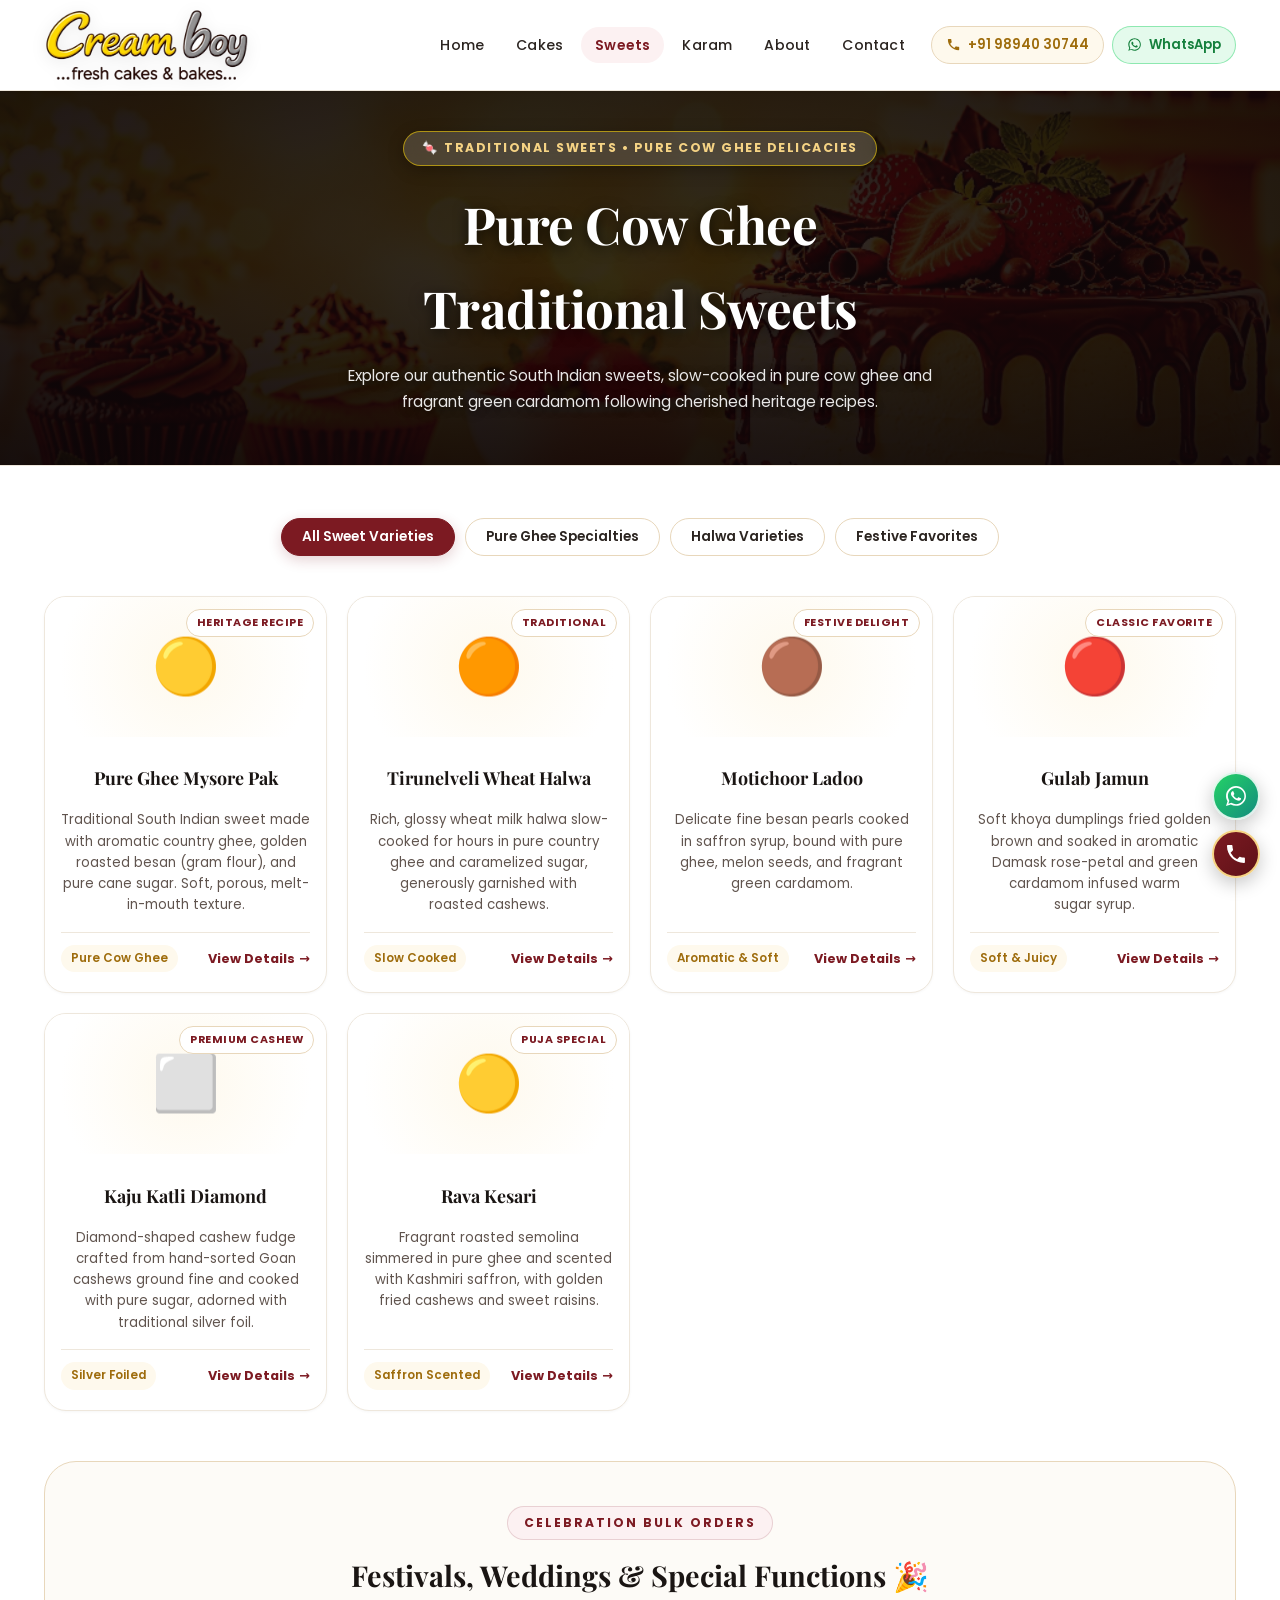
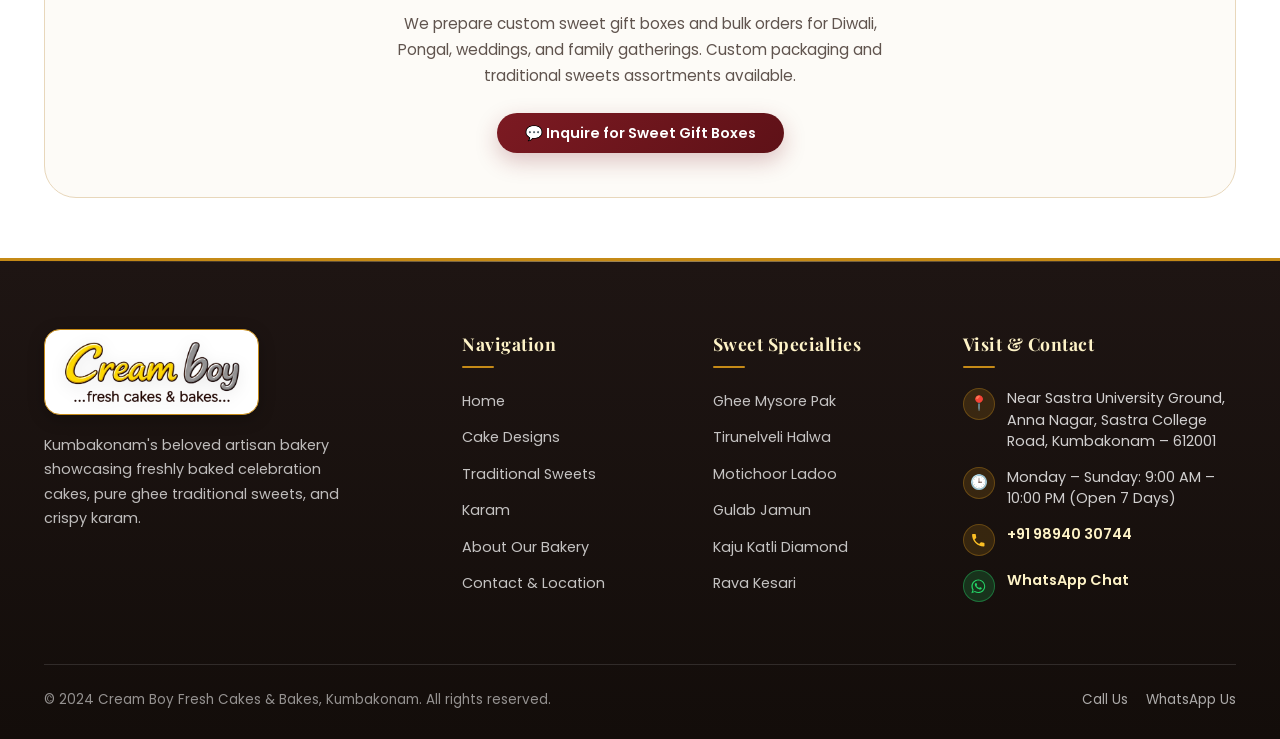
<file: sweets.html>
<!DOCTYPE html>
<html lang="en">
<head>
  <meta charset="UTF-8" />
  <meta name="viewport" content="width=device-width, initial-scale=1.0" />
  <meta name="description" content="Traditional South Indian pure ghee sweets and delicacies at Cream Boy Bakery Kumbakonam." />
  <title>Traditional Sweets &amp; Pure Ghee Mithai | Cream Boy Kumbakonam</title>

  <link rel="preconnect" href="https://fonts.googleapis.com" />
  <link rel="preconnect" href="https://fonts.gstatic.com" crossorigin />
  <link href="https://fonts.googleapis.com/css2?family=Playfair+Display:ital,wght@0,500;0,600;0,700;1,400&family=Poppins:wght@300;400;500;600;700&display=swap" rel="stylesheet" />

  <link rel="icon" type="image/png" href="logo.png" />
  <link rel="stylesheet" href="style.css" />
</head>
<body data-page-type="sweets">


<!-- Header -->
<header id="header">
  <div class="container">
    <nav class="nav-wrap">
      <a href="index.html" class="logo">
        <img src="logo.png" alt="Cream Boy Bakery Logo" class="brand-logo-img" />
      </a>
      <ul class="nav-links">
        <li><a href="index.html" class="nav-link">Home</a></li>
        <li><a href="cakes.html" class="nav-link">Cakes</a></li>
        <li><a href="sweets.html" class="nav-link active">Sweets</a></li>
        <li><a href="karam.html" class="nav-link">Karam</a></li>
        <li><a href="about.html" class="nav-link">About</a></li>
        <li><a href="contact.html" class="nav-link">Contact</a></li>
        <li class="nav-actions-li">
          <a href="tel:+919894030744" class="nav-contact-pill" aria-label="Call +91 98940 30744">
            <svg class="icon-svg" viewBox="0 0 24 24" aria-hidden="true"><path d="M6.62 10.79a15.053 15.053 0 0 0 6.59 6.59l2.2-2.2c.27-.27.67-.36 1.02-.24 1.12.37 2.33.57 3.57.57.55 0 1 .45 1 1V20c0 .55-.45 1-1 1-9.39 0-17-7.61-17-17 0-.55.45-1 1-1h3.5c.55 0 1 .45 1 1 0 1.25.2 2.45.57 3.57.11.35.03.74-.25 1.02l-2.2 2.2z"/></svg>
            <span>+91 98940 30744</span>
          </a>
          <a href="https://wa.me/919894030744" target="_blank" rel="noopener noreferrer" class="nav-wa-pill" aria-label="Chat on WhatsApp">
            <svg class="icon-svg" viewBox="0 0 24 24" aria-hidden="true"><path d="M12.031 2C6.51 2 2.022 6.488 2.022 12.009c0 1.947.56 3.766 1.531 5.309L2 22l4.828-1.527a9.96 9.96 0 0 0 5.203 1.458h.004c5.52 0 10.01-4.488 10.01-10.009C22.045 6.488 17.551 2 12.031 2zm0 18.254a8.27 8.27 0 0 1-4.225-1.157l-.303-.18-3.137.992.998-3.056-.197-.315a8.277 8.277 0 0 1-1.272-4.529c0-4.57 3.719-8.289 8.289-8.289 4.57 0 8.288 3.719 8.288 8.289 0 4.57-3.718 8.245-8.288 8.245zm4.542-6.195c-.249-.125-1.472-.726-1.7-.809-.228-.083-.394-.125-.56.125-.166.249-.643.809-.788.975-.145.166-.29.187-.539.062-.249-.125-1.05-.387-2-1.234-.739-.659-1.238-1.473-1.383-1.722-.145-.249-.015-.383.11-.507.112-.112.249-.29.373-.435.125-.145.166-.249.249-.415.083-.166.042-.311-.021-.435-.062-.125-.56-1.349-.768-1.847-.202-.485-.407-.419-.56-.427-.145-.008-.311-.01-.477-.01-.166 0-.436.062-.664.311-.228.249-.871.851-.871 2.075s.892 2.407 1.016 2.573c.125.166 1.755 2.68 4.252 3.757.594.256 1.058.409 1.421.524.597.19 1.14.163 1.569.099.479-.071 1.472-.602 1.68-1.183.207-.581.207-1.079.145-1.183-.062-.104-.228-.166-.477-.29z"/></svg>
            <span>WhatsApp</span>
          </a>
        </li>
      </ul>
      <div class="nav-mobile-right">
        <a href="tel:+919894030744" class="nav-icon-btn phone-btn" aria-label="Call +91 98940 30744">
          <svg class="icon-svg" viewBox="0 0 24 24" aria-hidden="true"><path d="M6.62 10.79a15.053 15.053 0 0 0 6.59 6.59l2.2-2.2c.27-.27.67-.36 1.02-.24 1.12.37 2.33.57 3.57.57.55 0 1 .45 1 1V20c0 .55-.45 1-1 1-9.39 0-17-7.61-17-17 0-.55.45-1 1-1h3.5c.55 0 1 .45 1 1 0 1.25.2 2.45.57 3.57.11.35.03.74-.25 1.02l-2.2 2.2z"/></svg>
        </a>
        <a href="https://wa.me/919894030744" target="_blank" rel="noopener noreferrer" class="nav-icon-btn wa-btn" aria-label="Chat on WhatsApp">
          <svg class="icon-svg" viewBox="0 0 24 24" aria-hidden="true"><path d="M12.031 2C6.51 2 2.022 6.488 2.022 12.009c0 1.947.56 3.766 1.531 5.309L2 22l4.828-1.527a9.96 9.96 0 0 0 5.203 1.458h.004c5.52 0 10.01-4.488 10.01-10.009C22.045 6.488 17.551 2 12.031 2zm0 18.254a8.27 8.27 0 0 1-4.225-1.157l-.303-.18-3.137.992.998-3.056-.197-.315a8.277 8.277 0 0 1-1.272-4.529c0-4.57 3.719-8.289 8.289-8.289 4.57 0 8.288 3.719 8.288 8.289 0 4.57-3.718 8.245-8.288 8.245zm4.542-6.195c-.249-.125-1.472-.726-1.7-.809-.228-.083-.394-.125-.56.125-.166.249-.643.809-.788.975-.145.166-.29.187-.539.062-.249-.125-1.05-.387-2-1.234-.739-.659-1.238-1.473-1.383-1.722-.145-.249-.015-.383.11-.507.112-.112.249-.29.373-.435.125-.145.166-.249.249-.415.083-.166.042-.311-.021-.435-.062-.125-.56-1.349-.768-1.847-.202-.485-.407-.419-.56-.427-.145-.008-.311-.01-.477-.01-.166 0-.436.062-.664.311-.228.249-.871.851-.871 2.075s.892 2.407 1.016 2.573c.125.166 1.755 2.68 4.252 3.757.594.256 1.058.409 1.421.524.597.19 1.14.163 1.569.099.479-.071 1.472-.602 1.68-1.183.207-.581.207-1.079.145-1.183-.062-.104-.228-.166-.477-.29z"/></svg>
        </a>
        <button class="nav-toggle" id="navToggle" aria-label="Toggle menu" aria-expanded="false">
          <span></span><span></span><span></span>
        </button>
      </div>
    </nav>
  </div>
</header>

<!-- Mobile Menu -->
<div class="mobile-menu" id="mobileMenu">
  <a href="index.html" class="m-nav-link">Home</a>
  <a href="cakes.html" class="m-nav-link">Cakes</a>
  <a href="sweets.html" class="m-nav-link active">Sweets</a>
  <a href="karam.html" class="m-nav-link">Karam</a>
  <a href="about.html" class="m-nav-link">About</a>
  <a href="contact.html" class="m-nav-link">Contact</a>
  <div class="mobile-menu-actions">
    <a href="tel:+919894030744" class="nav-contact-pill">
      <svg class="icon-svg" viewBox="0 0 24 24" aria-hidden="true"><path d="M6.62 10.79a15.053 15.053 0 0 0 6.59 6.59l2.2-2.2c.27-.27.67-.36 1.02-.24 1.12.37 2.33.57 3.57.57.55 0 1 .45 1 1V20c0 .55-.45 1-1 1-9.39 0-17-7.61-17-17 0-.55.45-1 1-1h3.5c.55 0 1 .45 1 1 0 1.25.2 2.45.57 3.57.11.35.03.74-.25 1.02l-2.2 2.2z"/></svg>
      <span>Call +91 98940 30744</span>
    </a>
    <a href="https://wa.me/919894030744" target="_blank" rel="noopener noreferrer" class="nav-wa-pill">
      <svg class="icon-svg" viewBox="0 0 24 24" aria-hidden="true"><path d="M12.031 2C6.51 2 2.022 6.488 2.022 12.009c0 1.947.56 3.766 1.531 5.309L2 22l4.828-1.527a9.96 9.96 0 0 0 5.203 1.458h.004c5.52 0 10.01-4.488 10.01-10.009C22.045 6.488 17.551 2 12.031 2zm0 18.254a8.27 8.27 0 0 1-4.225-1.157l-.303-.18-3.137.992.998-3.056-.197-.315a8.277 8.277 0 0 1-1.272-4.529c0-4.57 3.719-8.289 8.289-8.289 4.57 0 8.288 3.719 8.288 8.289 0 4.57-3.718 8.245-8.288 8.245zm4.542-6.195c-.249-.125-1.472-.726-1.7-.809-.228-.083-.394-.125-.56.125-.166.249-.643.809-.788.975-.145.166-.29.187-.539.062-.249-.125-1.05-.387-2-1.234-.739-.659-1.238-1.473-1.383-1.722-.145-.249-.015-.383.11-.507.112-.112.249-.29.373-.435.125-.145.166-.249.249-.415.083-.166.042-.311-.021-.435-.062-.125-.56-1.349-.768-1.847-.202-.485-.407-.419-.56-.427-.145-.008-.311-.01-.477-.01-.166 0-.436.062-.664.311-.228.249-.871.851-.871 2.075s.892 2.407 1.016 2.573c.125.166 1.755 2.68 4.252 3.757.594.256 1.058.409 1.421.524.597.19 1.14.163 1.569.099.479-.071 1.472-.602 1.68-1.183.207-.581.207-1.079.145-1.183-.062-.104-.228-.166-.477-.29z"/></svg>
      <span>WhatsApp Us</span>
    </a>
  </div>
</div>

<!-- Modal -->
<div class="modal-bg" id="modalBg">
  <div class="modal-box" id="modalBox"></div>
</div>

<!-- Dedicated Sweets Hero Banner with Integrated Background Imagery -->
<div class="page-hero-banner sweets-hero-banner">
  <div class="page-hero-overlay" aria-hidden="true"></div>
  <div class="container page-hero-content">
    <span class="page-hero-badge">🍬 Traditional Sweets • Pure Cow Ghee Delicacies</span>
    <h1 class="page-hero-title">Pure Cow Ghee Traditional Sweets</h1>
    <p class="page-hero-sub">Explore our authentic South Indian sweets, slow-cooked in pure cow ghee and fragrant green cardamom following cherished heritage recipes.</p>
  </div>
</div>

<!-- Sweets Showcase Section with Filter Tabs -->
<main class="container" style="padding-block: 20px 60px;">
  <div class="filter-pills-wrap" id="sweetFilterTabs">
    <button class="filter-pill active" data-filter="all">All Sweet Varieties</button>
    <button class="filter-pill" data-filter="ghee">Pure Ghee Specialties</button>
    <button class="filter-pill" data-filter="halwa">Halwa Varieties</button>
    <button class="filter-pill" data-filter="festive">Festive Favorites</button>
  </div>

  <div class="product-showcase-grid" id="sweetsContainer"></div>

  <!-- Festival & Wedding Bulk Section -->
  <div style="background:var(--bg-ivory);border:1.5px solid var(--border-gold);border-radius:var(--r-xl);padding:44px;margin-top:40px;text-align:center;">
    <span class="section-eyebrow">Celebration Bulk Orders</span>
    <h3 style="font-family:var(--font-serif);font-size:1.8rem;color:var(--text-dark);margin-bottom:12px;">Festivals, Weddings &amp; Special Functions 🎉</h3>
    <p style="font-size:0.95rem;color:var(--text-muted);max-width:55ch;margin:0 auto 24px;line-height:1.7;">
      We prepare custom sweet gift boxes and bulk orders for Diwali, Pongal, weddings, and family gatherings. Custom packaging and traditional sweets assortments available.
    </p>
    <a href="https://wa.me/919894030744?text=Hello%20Cream%20Boy%20Bakery!%20I%20would%20like%20to%20inquire%20about%20traditional%20sweets%20for%20an%20event." target="_blank" rel="noopener noreferrer" class="btn btn-primary">
      💬 Inquire for Sweet Gift Boxes
    </a>
  </div>
</main>

<!-- Footer -->
<footer role="contentinfo">
  <div class="container">
    <div class="footer-top-grid">
      <div class="footer-brand">
        <a href="index.html" class="footer-brand-card">
          <img src="logo.png" alt="Cream Boy Bakery Logo" class="brand-logo-img" />
        </a>
        <p>Kumbakonam's beloved artisan bakery showcasing freshly baked celebration cakes, pure ghee traditional sweets, and crispy karam.</p>
      </div>
      <div>
        <h4 class="footer-col-title">Navigation</h4>
        <ul class="footer-links-list">
          <li><a href="index.html">Home</a></li>
          <li><a href="cakes.html">Cake Designs</a></li>
          <li><a href="sweets.html">Traditional Sweets</a></li>
          <li><a href="karam.html">Karam</a></li>
          <li><a href="about.html">About Our Bakery</a></li>
          <li><a href="contact.html">Contact &amp; Location</a></li>
        </ul>
      </div>
      <div>
        <h4 class="footer-col-title">Sweet Specialties</h4>
        <ul class="footer-links-list">
          <li><a href="sweets.html">Ghee Mysore Pak</a></li>
          <li><a href="sweets.html">Tirunelveli Halwa</a></li>
          <li><a href="sweets.html">Motichoor Ladoo</a></li>
          <li><a href="sweets.html">Gulab Jamun</a></li>
          <li><a href="sweets.html">Kaju Katli Diamond</a></li>
          <li><a href="sweets.html">Rava Kesari</a></li>
        </ul>
      </div>
      <div>
        <h4 class="footer-col-title">Visit &amp; Contact</h4>
        <div class="footer-contact-item">
          <div class="footer-contact-icon">📍</div>
          <div>Near Sastra University Ground, Anna Nagar, Sastra College Road, Kumbakonam – 612001</div>
        </div>
        <div class="footer-contact-item">
          <div class="footer-contact-icon">🕒</div>
          <div>Monday – Sunday: 9:00 AM – 10:00 PM (Open 7 Days)</div>
        </div>
        <div class="footer-contact-item">
          <div class="footer-contact-icon">
            <svg class="icon-svg" viewBox="0 0 24 24"><path d="M6.62 10.79a15.053 15.053 0 0 0 6.59 6.59l2.2-2.2c.27-.27.67-.36 1.02-.24 1.12.37 2.33.57 3.57.57.55 0 1 .45 1 1V20c0 .55-.45 1-1 1-9.39 0-17-7.61-17-17 0-.55.45-1 1-1h3.5c.55 0 1 .45 1 1 0 1.25.2 2.45.57 3.57.11.35.03.74-.25 1.02l-2.2 2.2z"/></svg>
          </div>
          <div><a href="tel:+919894030744">+91 98940 30744</a></div>
        </div>
        <div class="footer-contact-item">
          <div class="footer-contact-icon" style="background:rgba(37,211,102,0.18);border-color:rgba(37,211,102,0.4);color:#25d366;">
            <svg class="icon-svg" viewBox="0 0 24 24"><path d="M12.031 2C6.51 2 2.022 6.488 2.022 12.009c0 1.947.56 3.766 1.531 5.309L2 22l4.828-1.527a9.96 9.96 0 0 0 5.203 1.458h.004c5.52 0 10.01-4.488 10.01-10.009C22.045 6.488 17.551 2 12.031 2zm0 18.254a8.27 8.27 0 0 1-4.225-1.157l-.303-.18-3.137.992.998-3.056-.197-.315a8.277 8.277 0 0 1-1.272-4.529c0-4.57 3.719-8.289 8.289-8.289 4.57 0 8.288 3.719 8.288 8.289 0 4.57-3.718 8.245-8.288 8.245zm4.542-6.195c-.249-.125-1.472-.726-1.7-.809-.228-.083-.394-.125-.56.125-.166.249-.643.809-.788.975-.145.166-.29.187-.539.062-.249-.125-1.05-.387-2-1.234-.739-.659-1.238-1.473-1.383-1.722-.145-.249-.015-.383.11-.507.112-.112.249-.29.373-.435.125-.145.166-.249.249-.415.083-.166.042-.311-.021-.435-.062-.125-.56-1.349-.768-1.847-.202-.485-.407-.419-.56-.427-.145-.008-.311-.01-.477-.01-.166 0-.436.062-.664.311-.228.249-.871.851-.871 2.075s.892 2.407 1.016 2.573c.125.166 1.755 2.68 4.252 3.757.594.256 1.058.409 1.421.524.597.19 1.14.163 1.569.099.479-.071 1.472-.602 1.68-1.183.207-.581.207-1.079.145-1.183-.062-.104-.228-.166-.477-.29z"/></svg>
          </div>
          <div><a href="https://wa.me/919894030744" target="_blank" rel="noopener noreferrer">WhatsApp Chat</a></div>
        </div>
      </div>
    </div>
    <div class="footer-bottom-bar">
      <p>© 2024 Cream Boy Fresh Cakes &amp; Bakes, Kumbakonam. All rights reserved.</p>
      <div class="footer-bottom-links">
        <a href="tel:+919894030744">Call Us</a>
        <a href="https://wa.me/919894030744" target="_blank" rel="noopener noreferrer">WhatsApp Us</a>
      </div>
    </div>
  </div>
</footer>

<!-- Floating Quick Contact Icons (WhatsApp & Phone) -->
<div class="floating-actions" aria-label="Quick contact options">
  <a href="https://wa.me/919894030744" target="_blank" rel="noopener noreferrer" class="fab-btn fab-wa" aria-label="Chat on WhatsApp" title="WhatsApp Us">
    <svg class="icon-svg" viewBox="0 0 24 24" aria-hidden="true"><path d="M12.031 2C6.51 2 2.022 6.488 2.022 12.009c0 1.947.56 3.766 1.531 5.309L2 22l4.828-1.527a9.96 9.96 0 0 0 5.203 1.458h.004c5.52 0 10.01-4.488 10.01-10.009C22.045 6.488 17.551 2 12.031 2zm0 18.254a8.27 8.27 0 0 1-4.225-1.157l-.303-.18-3.137.992.998-3.056-.197-.315a8.277 8.277 0 0 1-1.272-4.529c0-4.57 3.719-8.289 8.289-8.289 4.57 0 8.288 3.719 8.288 8.289 0 4.57-3.718 8.245-8.288 8.245zm4.542-6.195c-.249-.125-1.472-.726-1.7-.809-.228-.083-.394-.125-.56.125-.166.249-.643.809-.788.975-.145.166-.29.187-.539.062-.249-.125-1.05-.387-2-1.234-.739-.659-1.238-1.473-1.383-1.722-.145-.249-.015-.383.11-.507.112-.112.249-.29.373-.435.125-.145.166-.249.249-.415.083-.166.042-.311-.021-.435-.062-.125-.56-1.349-.768-1.847-.202-.485-.407-.419-.56-.427-.145-.008-.311-.01-.477-.01-.166 0-.436.062-.664.311-.228.249-.871.851-.871 2.075s.892 2.407 1.016 2.573c.125.166 1.755 2.68 4.252 3.757.594.256 1.058.409 1.421.524.597.19 1.14.163 1.569.099.479-.071 1.472-.602 1.68-1.183.207-.581.207-1.079.145-1.183-.062-.104-.228-.166-.477-.29z"/></svg>
  </a>
  <a href="tel:+919894030744" class="fab-btn fab-phone" aria-label="Call +91 98940 30744" title="Call +91 98940 30744">
    <svg class="icon-svg" viewBox="0 0 24 24" aria-hidden="true"><path d="M6.62 10.79a15.053 15.053 0 0 0 6.59 6.59l2.2-2.2c.27-.27.67-.36 1.02-.24 1.12.37 2.33.57 3.57.57.55 0 1 .45 1 1V20c0 .55-.45 1-1 1-9.39 0-17-7.61-17-17 0-.55.45-1 1-1h3.5c.55 0 1 .45 1 1 0 1.25.2 2.45.57 3.57.11.35.03.74-.25 1.02l-2.2 2.2z"/></svg>
  </a>
</div>

<script src="app.js"></script>
</body>
</html>
</file>
<file: style.css>
/* ============================================
   CREAM BOY FRESH CAKES & BAKES
   Master Heritage & Modern Luxury Bakery Design System
   Crafted with Passion for Kumbakonam
   ============================================ */

/* ── Design Tokens ── */
:root {
  /* Heritage & Confectionery Palette */
  --white:             #ffffff;
  --bg-page:           #ffffff;
  --bg-ivory:          #fdfbf7;
  --bg-warm:           #f8f4ec;
  --bg-cream:          #f3ede1;

  /* Royal Heritage Maroon / Cocoa Accent */
  --royal-maroon:      #7c1a22;
  --royal-maroon-dark: #5e1117;
  --royal-maroon-soft: #fcf1f2;

  /* Honey Amber / Saffron Gold */
  --amber-gold:        #c58a17;
  --amber-gold-dark:   #9e6c0c;
  --amber-gold-light:  #f5d384;
  --amber-gold-soft:   #fef9ed;

  /* Rich Espresso Charcoal for Premium Typography */
  --espresso-900:      #1a1513;
  --espresso-800:      #2b2420;
  --espresso-700:      #443a35;
  --espresso-600:      #60544e;
  --espresso-400:      #9c8e85;
  --espresso-200:      #e5ded4;
  --espresso-100:      #f4eee6;

  /* Semantic Variables */
  --primary:           var(--royal-maroon);
  --primary-hover:     var(--royal-maroon-dark);
  --accent:            var(--amber-gold);
  --accent-hover:      var(--amber-gold-dark);
  --text-dark:         var(--espresso-900);
  --text-body:         var(--espresso-700);
  --text-muted:        var(--espresso-600);
  --text-light:        var(--espresso-400);
  --border-subtle:     #eee7dc;
  --border-gold:       #e8d7bb;

  /* Pastel Tones for Food Showcase */
  --tag-cake:          #fdf2f4;
  --tag-sweet:         #fef7e8;
  --tag-karam:         #f2f8f4;

  /* Shadows */
  --shadow-xs:         0 1px 3px rgba(26, 21, 19, 0.04);
  --shadow-sm:         0 4px 14px rgba(26, 21, 19, 0.06);
  --shadow-md:         0 8px 24px rgba(26, 21, 19, 0.08);
  --shadow-lg:         0 18px 45px rgba(26, 21, 19, 0.11);
  --shadow-gold:       0 8px 24px rgba(197, 138, 23, 0.22);

  /* Radii */
  --r-xs:  6px;
  --r-sm:  10px;
  --r-md:  16px;
  --r-lg:  22px;
  --r-xl:  32px;
  --r-full:9999px;

  /* Typography */
  --font-serif: 'Playfair Display', Georgia, serif;
  --font-sans:  'Poppins', 'Segoe UI', system-ui, -apple-system, sans-serif;

  /* Transitions */
  --ease: cubic-bezier(0.16, 1, 0.3, 1);
  --t-fast: all 0.2s var(--ease);
  --t-base: all 0.35s var(--ease);
}

/* ══════════════════════════════════════
   RESET & BASE
   ══════════════════════════════════════ */
*, *::before, *::after {
  margin: 0;
  padding: 0;
  box-sizing: border-box;
}

html {
  scroll-behavior: smooth;
  font-size: 16px;
  -webkit-text-size-adjust: 100%;
}

body {
  font-family: var(--font-sans);
  color: var(--text-body);
  background: var(--bg-page);
  line-height: 1.65;
  overflow-x: hidden;
  -webkit-font-smoothing: antialiased;
}

a {
  text-decoration: none;
  color: inherit;
  transition: var(--t-fast);
}

img {
  max-width: 100%;
  height: auto;
  display: block;
}

ul { list-style: none; }
button { font-family: inherit; cursor: pointer; border: none; background: none; }

/* ══════════════════════════════════════
   GLOBAL TYPOGRAPHY BALANCE & EVEN TEXT ALIGNMENT
   ══════════════════════════════════════ */
h1, h2, h3, h4, h5, h6,
.section-title, .hero-h1, .page-hero-title,
.feature-box-title, .category-tile-title, .story-feat-title,
.section-sub, .hero-p {
  text-wrap: balance;
}

p {
  text-wrap: pretty;
}

/* ══════════════════════════════════════
   TOP ANNOUNCEMENT & LOCATION BAR
   Structured Luxury Bar with Distinct Gold Accents
   ══════════════════════════════════════ */
.topbar-luxury {
  background: #240c10;
  color: #ffffff;
  padding: 8px 0;
  position: relative;
  z-index: 1002;
  border-top: 2.5px solid var(--amber-gold);
  border-bottom: 2px solid rgba(197, 138, 23, 0.45);
  box-shadow: 0 2px 10px rgba(0, 0, 0, 0.15);
}

.topbar-flex {
  display: flex;
  align-items: center;
  justify-content: space-between;
  gap: 16px;
}

.topbar-item {
  display: inline-flex;
  align-items: center;
  gap: 8px;
  color: #ffffff;
  font-size: 0.81rem;
  font-weight: 500;
  line-height: 1.4;
  padding: 6px 14px;
  background: rgba(255, 255, 255, 0.05);
  border: 1px solid rgba(197, 138, 23, 0.4);
  border-radius: var(--r-full);
  box-shadow: inset 0 1px 0 rgba(255, 255, 255, 0.1);
  white-space: nowrap;
}

.topbar-icon {
  font-size: 0.95rem;
  line-height: 1;
  display: inline-flex;
  align-items: center;
}

.topbar-item.center-msg {
  background: rgba(197, 138, 23, 0.18);
  border-color: rgba(255, 215, 0, 0.55);
  color: #fff9e6;
  font-weight: 600;
}

.topbar-item.timing {
  background: rgba(255, 255, 255, 0.05);
  border-color: rgba(197, 138, 23, 0.4);
  color: #f7ede2;
}

.top-ticker-bar {
  background: #240c10;
  color: #ffffff;
  font-size: 0.78rem;
  font-weight: 500;
  letter-spacing: 0.8px;
  padding: 8px 0;
  text-align: center;
  position: relative;
  z-index: 1002;
  border-top: 2.5px solid var(--amber-gold);
  border-bottom: 2px solid rgba(197, 138, 23, 0.45);
  box-shadow: 0 2px 10px rgba(0, 0, 0, 0.15);
}

.top-ticker-inner {
  display: flex;
  align-items: center;
  justify-content: center;
  gap: 16px;
  flex-wrap: wrap;
}

.top-ticker-inner span {
  opacity: 0.95;
}

.top-ticker-inner .gold-star {
  color: var(--amber-gold-light);
  font-size: 0.85rem;
}

/* ══════════════════════════════════════
   HEADER & PROMINENT LOGO
   ══════════════════════════════════════ */
#header {
  position: sticky;
  top: 0;
  left: 0;
  right: 0;
  z-index: 1000;
  background: rgba(255, 255, 255, 0.98);
  backdrop-filter: blur(16px);
  -webkit-backdrop-filter: blur(16px);
  border-bottom: 1px solid var(--border-subtle);
  transition: var(--t-base);
  box-shadow: var(--shadow-xs);
}

#header.scrolled {
  box-shadow: 0 4px 20px rgba(26, 21, 19, 0.08);
}

.nav-wrap {
  display: flex;
  align-items: center;
  justify-content: space-between;
  gap: 16px;
  height: 90px;
  transition: height 0.3s var(--ease);
}

#header.scrolled .nav-wrap {
  height: 76px;
}

/* ── Clear, Bigger, Sharper Logo (No Text Aside) ── */
.logo {
  display: inline-flex;
  align-items: center;
  text-decoration: none;
  flex-shrink: 0;
}

@keyframes logoGentleFloat {
  0%, 100% {
    transform: translateY(0);
  }
  50% {
    transform: translateY(-3px);
  }
}

.brand-logo-img {
  height: 74px;
  width: auto;
  object-fit: contain;
  animation: logoGentleFloat 5s ease-in-out infinite;
  transition: transform 0.35s var(--ease), filter 0.35s var(--ease);
  filter: drop-shadow(0 3px 8px rgba(0, 0, 0, 0.08));
}

#header.scrolled .brand-logo-img {
  height: 62px;
}

.logo:hover .brand-logo-img {
  animation-play-state: paused;
  transform: translateY(-4px) scale(1.05);
  filter: drop-shadow(0 6px 16px rgba(197, 138, 23, 0.28));
}

/* ── Navigation Links & Action Pills ── */
.nav-links {
  display: flex;
  align-items: center;
  gap: 4px;
}

.nav-link {
  padding: 8px 14px;
  font-size: 0.88rem;
  font-weight: 500;
  color: var(--espresso-800);
  border-radius: var(--r-full);
  transition: var(--t-fast);
  letter-spacing: 0.2px;
  white-space: nowrap;
}

.nav-link:hover,
.nav-link.active {
  color: var(--royal-maroon);
  background: var(--royal-maroon-soft);
  font-weight: 600;
}

.nav-actions-li {
  display: flex;
  align-items: center;
  gap: 8px;
  margin-left: 8px;
}

.nav-contact-pill {
  display: inline-flex;
  align-items: center;
  gap: 7px;
  background: var(--amber-gold-soft);
  border: 1.5px solid var(--border-gold);
  color: var(--amber-gold-dark);
  padding: 7px 14px;
  border-radius: var(--r-full);
  font-size: 0.82rem;
  font-weight: 600;
  white-space: nowrap;
  flex-shrink: 0;
  transition: var(--t-fast);
}

.nav-contact-pill:hover {
  background: var(--royal-maroon);
  color: #ffffff;
  border-color: var(--royal-maroon);
  transform: translateY(-2px);
  box-shadow: 0 4px 12px rgba(124, 26, 34, 0.22);
}

.nav-wa-pill {
  display: inline-flex;
  align-items: center;
  gap: 7px;
  background: rgba(37, 211, 102, 0.12);
  border: 1.5px solid rgba(37, 211, 102, 0.45);
  color: #15803d;
  padding: 7px 14px;
  border-radius: var(--r-full);
  font-size: 0.82rem;
  font-weight: 600;
  white-space: nowrap;
  flex-shrink: 0;
  transition: var(--t-fast);
}

.nav-wa-pill:hover {
  background: #25d366;
  color: #ffffff;
  border-color: #25d366;
  transform: translateY(-2px);
  box-shadow: 0 4px 12px rgba(37, 211, 102, 0.28);
}

/* ── Mobile Header Actions (Phone + WhatsApp + Toggle) ── */
.nav-mobile-right {
  display: none;
  align-items: center;
  gap: 8px;
}

.nav-icon-btn {
  width: 38px;
  height: 38px;
  border-radius: 50%;
  display: inline-flex;
  align-items: center;
  justify-content: center;
  transition: var(--t-fast);
  flex-shrink: 0;
}

.nav-icon-btn.phone-btn {
  background: var(--royal-maroon-soft);
  border: 1.5px solid rgba(124, 26, 34, 0.25);
  color: var(--royal-maroon);
}

.nav-icon-btn.phone-btn:hover {
  background: var(--royal-maroon);
  color: #ffffff;
}

.nav-icon-btn.wa-btn {
  background: rgba(37, 211, 102, 0.14);
  border: 1.5px solid rgba(37, 211, 102, 0.45);
  color: #16a34a;
}

.nav-icon-btn.wa-btn:hover {
  background: #25d366;
  color: #ffffff;
}

/* ── Mobile Menu Toggle ── */
.nav-toggle {
  display: none;
  flex-direction: column;
  gap: 5px;
  padding: 8px;
  cursor: pointer;
  z-index: 1001;
}

.nav-toggle span {
  display: block;
  width: 24px;
  height: 2.5px;
  background: var(--espresso-900);
  border-radius: 2px;
  transition: var(--t-base);
}

.nav-toggle.open span:nth-child(1) { transform: translateY(7.5px) rotate(45deg); }
.nav-toggle.open span:nth-child(2) { opacity: 0; }
.nav-toggle.open span:nth-child(3) { transform: translateY(-7.5px) rotate(-45deg); }

.mobile-menu {
  display: none;
  position: fixed;
  inset: 0;
  z-index: 998;
  background: rgba(255, 255, 255, 0.98);
  backdrop-filter: blur(20px);
  flex-direction: column;
  align-items: center;
  justify-content: center;
  gap: 14px;
  padding: 24px;
  opacity: 0;
  pointer-events: none;
  transition: opacity 0.3s var(--ease);
}

.mobile-menu.open {
  opacity: 1;
  pointer-events: all;
}

.mobile-menu .m-nav-link {
  font-family: var(--font-serif);
  font-size: 1.5rem;
  font-weight: 600;
  color: var(--espresso-900);
  padding: 6px 24px;
}

.mobile-menu .m-nav-link:hover,
.mobile-menu .m-nav-link.active {
  color: var(--royal-maroon);
}

.mobile-menu-actions {
  display: flex;
  flex-direction: column;
  gap: 10px;
  width: 100%;
  max-width: 260px;
  margin-top: 12px;
  padding-top: 16px;
  border-top: 1px solid var(--border-subtle);
}

.mobile-menu-actions a {
  display: inline-flex;
  align-items: center;
  justify-content: center;
  gap: 8px;
  padding: 11px 18px;
  border-radius: var(--r-full);
  font-size: 0.9rem;
  font-weight: 600;
}

/* ══════════════════════════════════════
   CONTAINER & SECTION SPACING
   ══════════════════════════════════════ */
.container {
  width: 100%;
  max-width: 1240px;
  margin-inline: auto;
  padding-inline: 24px;
}

.section-header {
  text-align: center;
  max-width: 650px;
  margin: 0 auto 42px;
}

.section-eyebrow {
  display: inline-flex;
  align-items: center;
  gap: 8px;
  font-size: 0.76rem;
  font-weight: 700;
  letter-spacing: 2px;
  text-transform: uppercase;
  color: var(--royal-maroon);
  background: var(--royal-maroon-soft);
  padding: 6px 16px;
  border-radius: var(--r-full);
  border: 1px solid rgba(124, 26, 34, 0.15);
  margin-bottom: 12px;
}

.section-title {
  font-family: var(--font-serif);
  font-size: clamp(1.9rem, 3.4vw, 2.6rem);
  font-weight: 700;
  color: var(--text-dark);
  line-height: 1.25;
  letter-spacing: -0.015em;
  text-wrap: balance;
}

.section-sub {
  font-size: 0.98rem;
  color: var(--text-muted);
  margin-top: 12px;
  line-height: 1.7;
  text-wrap: balance;
}

/* ══════════════════════════════════════
   BUTTONS
   ══════════════════════════════════════ */
.btn {
  display: inline-flex;
  align-items: center;
  justify-content: center;
  gap: 8px;
  padding: 13px 28px;
  border-radius: var(--r-full);
  font-size: 0.9rem;
  font-weight: 600;
  cursor: pointer;
  transition: var(--t-fast);
  white-space: nowrap;
  line-height: 1;
}

.btn-primary {
  background: linear-gradient(135deg, var(--royal-maroon) 0%, var(--royal-maroon-dark) 100%);
  color: #ffffff;
  box-shadow: 0 8px 22px rgba(124, 26, 34, 0.25);
}

.btn-primary:hover {
  transform: translateY(-2px);
  box-shadow: 0 12px 28px rgba(124, 26, 34, 0.35);
}

.btn-accent {
  background: linear-gradient(135deg, var(--amber-gold) 0%, var(--amber-gold-dark) 100%);
  color: #ffffff;
  box-shadow: var(--shadow-gold);
}

.btn-accent:hover {
  transform: translateY(-2px);
  box-shadow: 0 12px 28px rgba(197, 138, 23, 0.32);
}

.btn-outline {
  border: 1.5px solid var(--border-gold);
  background: #ffffff;
  color: var(--espresso-900);
}

.btn-outline:hover {
  border-color: var(--royal-maroon);
  color: var(--royal-maroon);
  background: var(--royal-maroon-soft);
  transform: translateY(-2px);
}

/* ══════════════════════════════════════
   HERO SECTION (HOME PAGE)
   Bakery Showcase Background Image & Editorial Layout
   ══════════════════════════════════════ */
.hero-home {
  position: relative;
  min-height: clamp(540px, 50vw, 680px);
  display: flex;
  flex-direction: column;
  align-items: center;
  justify-content: center;
  background-color: #1a0e08;
  overflow: hidden;
  padding: 44px 0 92px;
  border-bottom: 1px solid var(--border-subtle);
}

/* Background Image: Master Confectioner Fresh Cakes & Bakes (Clean, High-Res) */
.hero-bg-img {
  position: absolute;
  top: 50%;
  left: 50%;
  width: 100%;
  height: 100%;
  min-width: 100%;
  min-height: 100%;
  transform: translate(-50%, -50%);
  object-fit: cover;
  object-position: center center;
  z-index: 0;
  pointer-events: none;
}

/* Radiant Asymmetric Luminous Scrim: Maximizes Left Typography Contrast while Showcasing Cake on Right */
.hero-bg-overlay,
.hero-video-overlay {
  position: absolute;
  inset: 0;
  background:
    linear-gradient(
      90deg,
      rgba(255, 252, 247, 0.94) 0%,
      rgba(255, 250, 244, 0.90) 36%,
      rgba(255, 248, 240, 0.45) 62%,
      rgba(255, 246, 236, 0.05) 100%
    ),
    linear-gradient(
      180deg,
      rgba(255, 255, 255, 0.35) 0%,
      rgba(255, 255, 255, 0) 30%,
      rgba(0, 0, 0, 0.04) 70%,
      rgba(20, 10, 6, 0.30) 100%
    );
  z-index: 1;
  pointer-events: none;
}

.hero-ambient-glow {
  display: none !important;
}

.hero-home-inner {
  position: relative;
  z-index: 2;
  width: 100%;
  display: flex;
  justify-content: flex-start;
}

/* Editorial Content Block */
.hero-home-content {
  max-width: 590px;
  text-align: left;
  display: flex;
  flex-direction: column;
  align-items: flex-start;
  background: transparent;
  padding: 0;
  border: none;
  box-shadow: none;
  position: relative;
  z-index: 2;
}

/* Eyebrow Tag Pill */
.hero-badge-pill {
  display: inline-flex;
  align-items: center;
  gap: 8px;
  background: rgba(255, 255, 255, 0.94);
  border: 1.5px solid rgba(197, 138, 23, 0.45);
  color: #7c1a22;
  padding: 6px 18px;
  border-radius: var(--r-full);
  font-size: 0.8rem;
  font-weight: 700;
  letter-spacing: 1.2px;
  text-transform: uppercase;
  margin-bottom: 14px;
  box-shadow: 0 4px 16px rgba(0, 0, 0, 0.08);
  backdrop-filter: blur(8px);
}

.hero-badge-dot {
  width: 8px;
  height: 8px;
  border-radius: 50%;
  background: var(--amber-gold);
  box-shadow: 0 0 8px rgba(197, 138, 23, 0.8);
  animation: badgePulse 2s ease-in-out infinite;
}

@keyframes badgePulse {
  0%, 100% { transform: scale(1); opacity: 1; }
  50% { transform: scale(1.35); opacity: 0.6; }
}

/* Luxury Playfair Display Heading */
.hero-h1 {
  font-family: var(--font-serif);
  font-size: clamp(2.35rem, 4.3vw, 3.8rem);
  font-weight: 700;
  color: #1f0e0c;
  line-height: 1.15;
  margin-bottom: 12px;
  letter-spacing: -0.5px;
}

.hero-h1-italic {
  display: block;
  font-style: italic;
  font-weight: 600;
  background: linear-gradient(135deg, #7c1a22 0%, #b86214 60%, #8c1e27 100%);
  -webkit-background-clip: text;
  -webkit-text-fill-color: transparent;
}

/* Descriptive Paragraph */
.hero-p {
  font-size: clamp(0.95rem, 1.15vw, 1.08rem);
  color: #4a3428;
  line-height: 1.7;
  margin-bottom: 16px;
  max-width: 52ch;
  font-weight: 400;
}

/* Navigation Actions */
.hero-actions {
  display: flex;
  justify-content: flex-start;
  align-items: center;
  flex-wrap: wrap;
  gap: 14px;
  margin-bottom: 8px;
}

.hero-btn-glow {
  background: linear-gradient(135deg, #8a1d28 0%, #5c1218 100%);
  color: #ffffff !important;
  border: 1px solid rgba(255, 215, 0, 0.35);
  box-shadow: 0 6px 20px rgba(124, 26, 34, 0.35);
  font-weight: 700;
  font-size: 0.95rem;
  padding: 14px 28px;
  transition: var(--t-normal);
}

.hero-btn-glow:hover {
  transform: translateY(-2px);
  box-shadow: 0 10px 28px rgba(124, 26, 34, 0.50);
}

.hero-btn-light {
  background: rgba(255, 255, 255, 0.95);
  color: #1f0e0c !important;
  border: 1.5px solid #c58a17;
  font-weight: 700;
  font-size: 0.95rem;
  padding: 14px 28px;
  box-shadow: 0 4px 16px rgba(0, 0, 0, 0.08);
  backdrop-filter: blur(6px);
  transition: var(--t-normal);
}

.hero-btn-light:hover {
  background: #ffffff;
  border-color: #8a1d28;
  color: #8a1d28 !important;
  transform: translateY(-2px);
  box-shadow: 0 8px 22px rgba(197, 138, 23, 0.25);
}

/* Feature Highlights Bar */
.hero-highlights-row {
  display: inline-flex;
  align-items: center;
  flex-wrap: wrap;
  gap: 10px 12px;
  background: rgba(255, 255, 255, 0.90);
  border: 1px solid rgba(197, 138, 23, 0.35);
  border-radius: var(--r-md);
  padding: 8px 14px;
  margin-top: 10px;
  margin-bottom: 12px;
  box-shadow: 0 4px 18px rgba(0, 0, 0, 0.06);
  backdrop-filter: blur(8px);
}

.hero-hl-item {
  display: inline-flex;
  align-items: center;
  gap: 5px;
  font-size: 0.78rem;
  font-weight: 600;
  color: #3b1418;
  white-space: nowrap;
}

.hero-hl-icon {
  font-size: 0.95rem;
}

.hero-hl-divider {
  width: 1px;
  height: 16px;
  background: rgba(197, 138, 23, 0.35);
}

/* ══════════════════════════════════════
   HERO SCROLL INDICATOR
   Properly Aligned & Centered on Homepage
   ══════════════════════════════════════ */
.hero-scroll-cue {
  position: absolute;
  bottom: 24px;
  left: 50%;
  transform: translateX(-50%);
  display: flex;
  align-items: center;
  justify-content: center;
  z-index: 3;
  margin: 0;
  text-align: center;
  width: max-content;
  max-width: calc(100% - 32px);
}

.scroll-cue-link {
  display: inline-flex;
  flex-direction: row;
  align-items: center;
  gap: 8px;
  color: #4a3428;
  text-decoration: none;
  transition: var(--t-fast);
  cursor: pointer;
  background: rgba(255, 255, 255, 0.85);
  padding: 6px 14px;
  border-radius: var(--r-full);
  border: 1px solid rgba(197, 138, 23, 0.3);
  backdrop-filter: blur(4px);
  white-space: nowrap;
}

.scroll-cue-link:hover {
  color: var(--royal-maroon);
  border-color: var(--royal-maroon);
  transform: translateY(2px);
  background: #ffffff;
}

.scroll-label {
  font-size: 0.72rem;
  font-weight: 700;
  letter-spacing: 1.5px;
  text-transform: uppercase;
  color: inherit;
}

.scroll-mouse {
  width: 18px;
  height: 28px;
  border: 1.8px solid currentColor;
  border-radius: 10px;
  display: flex;
  justify-content: center;
  padding-top: 4px;
}

.scroll-wheel {
  width: 3px;
  height: 6px;
  background: currentColor;
  border-radius: 2px;
  animation: scrollWheelPulse 1.8s ease-in-out infinite;
}

.scroll-arrow {
  color: currentColor;
  animation: scrollArrowBounce 1.8s ease-in-out infinite;
}

/* ══════════════════════════════════════
   SCROLLING MARQUEE TICKER
   ══════════════════════════════════════ */
.scrolling-ticker {
  background: var(--bg-warm);
  border-block: 1px solid var(--border-gold);
  overflow: hidden;
  padding: 12px 0;
}

.ticker-track {
  display: flex;
  gap: 40px;
  animation: tickerSlide 28s linear infinite;
  white-space: nowrap;
}

@keyframes tickerSlide {
  from { transform: translateX(0); }
  to   { transform: translateX(-50%); }
}

.ticker-item {
  display: inline-flex;
  align-items: center;
  gap: 10px;
  font-size: 0.82rem;
  font-weight: 600;
  color: var(--espresso-800);
  letter-spacing: 0.8px;
  text-transform: uppercase;
}

.ticker-star {
  color: var(--amber-gold);
  font-size: 0.95rem;
}

/* ══════════════════════════════════════
   SECTION: THE CREAM BOY DIFFERENCE (HOME)
   ══════════════════════════════════════ */
.section-features {
  padding: 64px 0;
  background: #ffffff;
}

.features-grid-4 {
  display: grid;
  grid-template-columns: repeat(4, 1fr);
  gap: 22px;
  align-items: stretch;
}

.feature-box {
  background: var(--bg-ivory);
  border: 1px solid var(--border-subtle);
  border-radius: var(--r-lg);
  padding: 30px 22px 26px;
  text-align: center;
  transition: var(--t-fast);
  display: flex;
  flex-direction: column;
  align-items: center;
  height: 100%;
}

.feature-box:hover {
  background: #ffffff;
  border-color: var(--amber-gold);
  transform: translateY(-4px);
  box-shadow: var(--shadow-sm);
}

.feature-icon-circle {
  width: 50px;
  height: 50px;
  background: #ffffff;
  border-radius: 50%;
  display: flex;
  align-items: center;
  justify-content: center;
  margin: 0 auto 14px;
  font-size: 1.45rem;
  border: 1px solid var(--border-gold);
  box-shadow: var(--shadow-xs);
  flex-shrink: 0;
}

.feature-box-title {
  font-family: var(--font-serif);
  font-size: 1.15rem;
  font-weight: 700;
  color: var(--text-dark);
  margin-bottom: 10px;
  min-height: 2.8em;
  display: flex;
  align-items: center;
  justify-content: center;
  text-align: center;
  text-wrap: balance;
  width: 100%;
  line-height: 1.35;
}

.feature-box-desc {
  font-size: 0.9rem;
  color: var(--text-muted);
  line-height: 1.65;
  text-align: center;
  text-wrap: pretty;
  margin: 0;
  flex: 1;
}

/* ══════════════════════════════════════
   SECTION: THREE SIGNATURE VERTICALS (HOME)
   (CAKES, SWEETS, KARAM)
   ══════════════════════════════════════ */
.section-categories {
  padding: 64px 0;
  background: var(--bg-ivory);
  border-block: 1px solid var(--border-subtle);
}

.categories-grid-4,
.categories-grid-3 {
  display: grid;
  grid-template-columns: repeat(4, 1fr);
  gap: 20px;
  align-items: stretch;
}

.category-tile {
  background: #ffffff;
  border-radius: var(--r-xl);
  overflow: hidden;
  border: 1.5px solid var(--border-subtle);
  box-shadow: var(--shadow-xs);
  transition: var(--t-fast);
  display: flex;
  flex-direction: column;
  height: 100%;
}

.category-tile:hover {
  border-color: var(--royal-maroon);
  transform: translateY(-6px);
  box-shadow: var(--shadow-md);
}

.category-tile-img {
  height: 140px;
  display: flex;
  align-items: center;
  justify-content: center;
  font-size: 3.4rem;
  position: relative;
  background: radial-gradient(circle, var(--amber-gold-soft) 0%, #ffffff 75%);
  flex-shrink: 0;
}

.category-tile-body {
  padding: 20px 18px 22px;
  display: flex;
  flex-direction: column;
  flex: 1;
  text-align: center;
  align-items: center;
}

.category-tile-title {
  font-family: var(--font-serif);
  font-size: 1.2rem;
  font-weight: 700;
  color: var(--text-dark);
  margin-bottom: 8px;
  min-height: 2.5em;
  display: flex;
  align-items: center;
  justify-content: center;
  text-align: center;
  text-wrap: balance;
  line-height: 1.3;
}

.category-tile-desc {
  font-size: 0.85rem;
  color: var(--text-muted);
  line-height: 1.6;
  margin-bottom: 18px;
  flex: 1;
  min-height: 4.4em;
  display: flex;
  align-items: center;
  justify-content: center;
  text-align: center;
  text-wrap: pretty;
}

.category-tile-link {
  display: inline-flex;
  align-items: center;
  justify-content: center;
  gap: 8px;
  font-size: 0.9rem;
  font-weight: 700;
  color: var(--royal-maroon);
  margin-top: auto;
  align-self: center;
  transition: var(--t-fast);
}

.category-tile:hover .category-tile-link {
  color: var(--amber-gold-dark);
  transform: translateX(4px);
}

/* ══════════════════════════════════════
   SECTION: MASTER CRAFT & VISUAL TILES (HOME)
   ══════════════════════════════════════ */
.section-story-home {
  padding: 68px 0;
  background: #ffffff;
}

.story-home-layout {
  display: grid;
  grid-template-columns: 1.15fr 0.85fr;
  gap: 40px;
  align-items: center;
}

.story-feat-item {
  display: flex;
  align-items: flex-start;
  gap: 16px;
  padding: 18px 20px;
  background: var(--bg-ivory);
  border-radius: var(--r-lg);
  border: 1px solid var(--border-subtle);
  margin-bottom: 14px;
  transition: var(--t-fast);
}

.story-feat-item:hover {
  background: #ffffff;
  border-color: var(--amber-gold);
  transform: translateX(4px);
  box-shadow: var(--shadow-xs);
}

.story-feat-icon {
  width: 48px;
  height: 48px;
  border-radius: 50%;
  background: #ffffff;
  border: 1px solid var(--border-subtle);
  box-shadow: var(--shadow-xs);
  display: flex;
  align-items: center;
  justify-content: center;
  font-size: 1.4rem;
  flex-shrink: 0;
}

.story-feat-content {
  flex: 1;
}

.story-feat-title {
  font-family: var(--font-serif);
  font-size: 1.05rem;
  font-weight: 700;
  color: var(--text-dark);
  margin-bottom: 4px;
  line-height: 1.3;
  text-wrap: balance;
}

.story-feat-desc {
  font-size: 0.88rem;
  color: var(--text-muted);
  line-height: 1.6;
  text-wrap: pretty;
  margin: 0;
}

.story-mosaic-grid {
  display: grid;
  grid-template-columns: 1fr 1fr;
  gap: 16px;
}

.mosaic-card {
  background: var(--bg-ivory);
  border: 1px solid var(--border-subtle);
  border-radius: var(--r-lg);
  padding: 22px 18px;
  text-align: center;
  transition: var(--t-fast);
}

.mosaic-card:hover {
  background: #ffffff;
  border-color: var(--amber-gold);
  transform: translateY(-3px);
  box-shadow: var(--shadow-sm);
}

.mosaic-card.featured {
  grid-column: span 2;
  background: var(--royal-maroon-soft);
  border-color: rgba(124, 26, 34, 0.2);
}

.mosaic-card-emoji {
  font-size: 2.3rem;
  display: block;
  margin-bottom: 6px;
}

.mosaic-card-name {
  font-family: var(--font-serif);
  font-size: 0.98rem;
  font-weight: 700;
  color: var(--text-dark);
}

/* ══════════════════════════════════════
   DEDICATED PAGE BANNERS WITH NATURAL BACKGROUND IMAGERY
   (CAKES, SWEETS, KARAM, ABOUT, CONTACT)
   ══════════════════════════════════════ */
.page-hero-banner {
  position: relative;
  min-height: 280px;
  display: flex;
  align-items: center;
  justify-content: center;
  text-align: center;
  overflow: hidden;
  border-bottom: 1px solid var(--border-subtle);
  background-color: #1a0e08;
  padding: 50px 20px 40px;
}

.page-hero-overlay {
  position: absolute;
  inset: 0;
  background:
    radial-gradient(ellipse 75% 70% at 50% 50%, rgba(20, 8, 10, 0.70) 0%, rgba(15, 6, 8, 0.90) 100%),
    linear-gradient(180deg, rgba(0, 0, 0, 0.35) 0%, rgba(0, 0, 0, 0.65) 100%);
  z-index: 1;
}

.page-hero-content {
  position: relative;
  z-index: 2;
  max-width: 820px;
  margin: 0 auto;
  transform: translateY(-10px);
}

/* Dedicated Natural Background Images */
.cakes-hero-banner {
  background: #1a0e08 url('cakes-bg.jpg') center 40% / cover no-repeat;
}

.sweets-hero-banner {
  background: #1c0e06 url('sweets-bg.jpg') center 45% / cover no-repeat;
}

.karam-hero-banner {
  background: #1a0f05 url('karam-bg.jpg') center 45% / cover no-repeat;
}

.about-hero-banner {
  background: #1a0e08 url('hero-bg.jpg') center 30% / cover no-repeat;
}

.contact-hero-banner {
  background: #1c100a url('hero-bg.jpg') center 60% / cover no-repeat;
}

.page-hero-badge {
  display: inline-flex;
  align-items: center;
  gap: 8px;
  background: rgba(255, 255, 255, 0.16);
  border: 1px solid rgba(255, 215, 0, 0.55);
  color: var(--amber-gold-light);
  padding: 6px 18px;
  border-radius: var(--r-full);
  font-size: 0.78rem;
  font-weight: 700;
  letter-spacing: 1.5px;
  text-transform: uppercase;
  margin-bottom: 16px;
  box-shadow: 0 4px 16px rgba(0, 0, 0, 0.25);
  backdrop-filter: blur(8px);
}

.page-hero-banner .page-hero-title {
  font-family: var(--font-serif);
  font-size: clamp(2.1rem, 4vw, 3.2rem);
  font-weight: 700;
  color: #ffffff;
  margin-bottom: 12px;
  text-shadow: 0 3px 14px rgba(0, 0, 0, 0.75);
  letter-spacing: -0.5px;
}

.page-hero-banner .page-hero-sub {
  font-size: clamp(0.92rem, 1.2vw, 1.05rem);
  color: rgba(255, 255, 255, 0.90);
  line-height: 1.7;
  max-width: 66ch;
  margin-inline: auto;
  text-shadow: 0 2px 8px rgba(0, 0, 0, 0.6);
}

/* About Story Grid */
.about-story-grid {
  display: grid;
  grid-template-columns: 1fr 1.2fr;
  gap: 48px;
  align-items: center;
  margin-bottom: 60px;
}

/* ── Interactive Category Filter Pills ── */
.filter-pills-wrap {
  display: flex;
  justify-content: center;
  gap: 10px;
  flex-wrap: wrap;
  margin: 32px 0 40px;
}

.filter-pill {
  padding: 8px 20px;
  border-radius: var(--r-full);
  font-size: 0.85rem;
  font-weight: 600;
  border: 1.5px solid var(--border-gold);
  background: #ffffff;
  color: var(--espresso-800);
  cursor: pointer;
  transition: var(--t-fast);
}

.filter-pill.active,
.filter-pill:hover {
  background: var(--royal-maroon);
  color: #ffffff;
  border-color: var(--royal-maroon);
  box-shadow: 0 4px 14px rgba(124, 26, 34, 0.2);
}

/* ══════════════════════════════════════
   PRODUCT SHOWCASE GRID (SUBPAGES — NO ORDERING)
   ══════════════════════════════════════ */
.product-showcase-grid {
  display: grid;
  grid-template-columns: repeat(4, 1fr);
  gap: 20px;
  margin-bottom: 50px;
  align-items: stretch;
}

.product-showcase-grid .showcase-card {
  background: #ffffff;
  border-radius: var(--r-lg);
  overflow: hidden;
  border: 1.5px solid var(--border-subtle);
  box-shadow: var(--shadow-xs);
  transition: var(--t-fast);
  display: flex;
  flex-direction: column;
  padding: 0;
  cursor: pointer;
  height: 100%;
  text-align: center;
}

.product-showcase-grid .showcase-card:hover {
  transform: translateY(-5px);
  border-color: var(--amber-gold);
  box-shadow: var(--shadow-md);
}

.product-showcase-grid .showcase-card-img-wrap {
  height: 140px;
  width: 100%;
  display: flex;
  align-items: center;
  justify-content: center;
  position: relative;
  background: radial-gradient(circle, var(--amber-gold-soft) 0%, #ffffff 80%);
  flex-shrink: 0;
}

.product-showcase-grid .showcase-card-emoji {
  font-size: 3.4rem;
  transition: transform 0.3s var(--ease);
}

.product-showcase-grid .showcase-card:hover .showcase-card-emoji {
  transform: scale(1.1);
}

.product-showcase-grid .showcase-card-badge {
  position: absolute;
  top: 12px;
  right: 12px;
  background: #ffffff;
  border: 1px solid var(--border-gold);
  color: var(--royal-maroon);
  font-size: 0.68rem;
  font-weight: 700;
  padding: 4px 10px;
  border-radius: var(--r-full);
  text-transform: uppercase;
  letter-spacing: 0.5px;
}

.product-showcase-grid .showcase-card-body {
  padding: 18px 16px 20px;
  display: flex;
  flex-direction: column;
  align-items: center;
  text-align: center;
  flex: 1;
}

.product-showcase-grid .showcase-card-title {
  font-family: var(--font-serif);
  font-size: 1.12rem;
  font-weight: 700;
  color: var(--text-dark);
  margin-bottom: 8px;
  line-height: 1.3;
  min-height: 2.6em;
  display: flex;
  align-items: center;
  justify-content: center;
  text-align: center;
}

.product-showcase-grid .showcase-card-desc {
  font-size: 0.83rem;
  color: var(--text-muted);
  line-height: 1.6;
  margin-bottom: 16px;
  flex: 1;
  text-align: center;
}

.product-showcase-grid .showcase-card-foot {
  display: flex;
  align-items: center;
  justify-content: space-between;
  gap: 8px;
  flex-wrap: wrap;
  width: 100%;
  padding-top: 12px;
  border-top: 1px solid var(--border-subtle);
  margin-top: auto;
}

.showcase-variety-tag {
  font-size: 0.74rem;
  font-weight: 600;
  color: var(--amber-gold-dark);
  background: var(--amber-gold-soft);
  padding: 4px 10px;
  border-radius: var(--r-full);
}

.showcase-view-link {
  font-size: 0.8rem;
  font-weight: 700;
  color: var(--royal-maroon);
  display: inline-flex;
  align-items: center;
  gap: 4px;
  white-space: nowrap;
}

.product-showcase-grid .showcase-card:hover .showcase-view-link {
  color: var(--amber-gold-dark);
}

/* ══════════════════════════════════════
   DESIGN SHOWCASE MODAL (PURE DETAILS)
   ══════════════════════════════════════ */
.modal-bg {
  position: fixed;
  inset: 0;
  background: rgba(26, 21, 19, 0.7);
  z-index: 2000;
  display: flex;
  align-items: center;
  justify-content: center;
  padding: 20px;
  opacity: 0;
  pointer-events: none;
  transition: opacity 0.25s var(--ease);
  backdrop-filter: blur(6px);
}

.modal-bg.show {
  opacity: 1;
  pointer-events: all;
}

.modal-box {
  background: #ffffff;
  border-radius: var(--r-xl);
  max-width: 640px;
  width: 100%;
  max-height: 88vh;
  overflow-y: auto;
  transform: scale(0.95);
  transition: transform 0.3s var(--ease);
  position: relative;
  box-shadow: var(--shadow-lg);
  border: 1.5px solid var(--border-gold);
}

.modal-bg.show .modal-box {
  transform: scale(1);
}

.modal-top {
  padding: 30px 30px 20px;
  text-align: center;
  background: var(--bg-ivory);
  border-bottom: 1px solid var(--border-subtle);
  position: relative;
}

.modal-x {
  position: absolute;
  top: 18px;
  right: 18px;
  width: 34px;
  height: 34px;
  border-radius: 50%;
  background: #ffffff;
  border: 1px solid var(--border-gold);
  display: flex;
  align-items: center;
  justify-content: center;
  font-size: 0.95rem;
  cursor: pointer;
  color: var(--text-dark);
}

.modal-x:hover {
  background: var(--royal-maroon);
  color: #ffffff;
  border-color: var(--royal-maroon);
}

.modal-em {
  font-size: 4.5rem;
  display: block;
  margin-bottom: 12px;
}

.modal-name {
  font-family: var(--font-serif);
  font-size: 1.85rem;
  font-weight: 700;
  color: var(--text-dark);
  margin-bottom: 4px;
}

.modal-body {
  padding: 26px 30px 32px;
}

.modal-desc-txt {
  font-size: 0.95rem;
  color: var(--text-body);
  line-height: 1.7;
  margin-bottom: 24px;
}

.modal-sec-h {
  font-family: var(--font-serif);
  font-size: 1.05rem;
  font-weight: 700;
  color: var(--text-dark);
  margin-bottom: 12px;
  display: flex;
  align-items: center;
  gap: 8px;
}

.showcase-features-list {
  display: grid;
  grid-template-columns: 1fr 1fr;
  gap: 10px;
  margin-bottom: 24px;
}

.showcase-feature-item {
  background: var(--bg-ivory);
  border: 1px solid var(--border-subtle);
  border-radius: var(--r-sm);
  padding: 10px 14px;
  font-size: 0.84rem;
  color: var(--espresso-800);
  display: flex;
  align-items: center;
  gap: 8px;
}

.ing-grid {
  display: grid;
  grid-template-columns: repeat(auto-fill, minmax(110px, 1fr));
  gap: 8px;
  margin-bottom: 26px;
}

.ing-chip {
  background: var(--bg-ivory);
  border: 1px solid var(--border-subtle);
  border-radius: var(--r-sm);
  padding: 8px 10px;
  text-align: center;
  font-size: 0.78rem;
  color: var(--text-body);
}

.modal-actions {
  display: flex;
  justify-content: flex-end;
  gap: 12px;
}

/* ══════════════════════════════════════
   ABOUT & CONTACT PAGE LAYOUTS
   ══════════════════════════════════════ */
.about-hero-showcase {
  background: #ffffff;
  border-radius: var(--r-xl);
  padding: 44px;
  text-align: center;
  border: 1.5px solid var(--border-gold);
  box-shadow: var(--shadow-sm);
}

.about-hero-showcase img {
  max-width: 260px;
  margin: 0 auto 18px;
}

.heritage-timeline {
  display: grid;
  grid-template-columns: repeat(4, 1fr);
  gap: 20px;
  margin: 40px 0;
}

.timeline-card {
  background: var(--bg-ivory);
  border: 1px solid var(--border-subtle);
  border-radius: var(--r-lg);
  padding: 24px 18px;
  text-align: center;
}

.timeline-year {
  font-family: var(--font-serif);
  font-size: 1.4rem;
  font-weight: 700;
  color: var(--royal-maroon);
  margin-bottom: 6px;
}

/* Contact Grid */
.contact-grid-wrap {
  display: grid;
  grid-template-columns: 1fr 1fr;
  gap: 44px;
  margin-top: 40px;
}

.contact-info-card {
  background: var(--bg-ivory);
  border: 1px solid var(--border-gold);
  border-radius: var(--r-xl);
  padding: 34px;
}

.c-detail-item {
  display: flex;
  align-items: flex-start;
  gap: 16px;
  margin-bottom: 20px;
}

.c-detail-icon {
  width: 44px;
  height: 44px;
  border-radius: var(--r-sm);
  background: #ffffff;
  border: 1px solid var(--border-gold);
  display: flex;
  align-items: center;
  justify-content: center;
  font-size: 1.25rem;
  flex-shrink: 0;
}

.c-detail-title {
  font-size: 0.74rem;
  font-weight: 700;
  letter-spacing: 1.5px;
  text-transform: uppercase;
  color: var(--royal-maroon);
  margin-bottom: 2px;
}

.c-detail-text {
  font-size: 0.95rem;
  color: var(--text-dark);
  line-height: 1.5;
}

.contact-form-card {
  background: #ffffff;
  border: 1.5px solid var(--border-gold);
  border-radius: var(--r-xl);
  padding: 34px;
  box-shadow: var(--shadow-sm);
}

.form-group {
  margin-bottom: 16px;
}

.form-label {
  display: block;
  font-size: 0.84rem;
  font-weight: 600;
  color: var(--text-dark);
  margin-bottom: 6px;
}

.form-input, .form-select, .form-textarea {
  width: 100%;
  padding: 12px 14px;
  border: 1px solid var(--border-subtle);
  border-radius: var(--r-sm);
  font-family: inherit;
  font-size: 0.92rem;
  background: var(--bg-ivory);
  outline: none;
  transition: var(--t-fast);
}

.form-input:focus, .form-select:focus, .form-textarea:focus {
  border-color: var(--royal-maroon);
  background: #ffffff;
  box-shadow: 0 0 0 3px rgba(124, 26, 34, 0.1);
}

/* ══════════════════════════════════════
   FOOTER (RICH LUXURY HERITAGE DESIGN)
   ══════════════════════════════════════ */
footer {
  background: linear-gradient(180deg, #1e1513 0%, #130d0a 100%);
  border-top: 3px solid var(--amber-gold);
  color: rgba(255, 255, 255, 0.85);
  padding: 68px 0 28px;
  position: relative;
}

footer::before {
  content: '';
  position: absolute;
  top: 0;
  left: 0;
  right: 0;
  height: 1px;
  background: linear-gradient(90deg, transparent 0%, rgba(245, 211, 132, 0.6) 50%, transparent 100%);
}

.footer-top-grid {
  display: grid;
  grid-template-columns: 1.8fr 1fr 1fr 1.3fr;
  gap: 40px;
  margin-bottom: 48px;
}

/* Brand Plaque / Card */
.footer-brand-card {
  display: inline-flex;
  align-items: center;
  background: #ffffff;
  padding: 10px 18px;
  border-radius: var(--r-md);
  margin-bottom: 18px;
  box-shadow: 0 4px 16px rgba(0, 0, 0, 0.25);
  border: 1.5px solid var(--amber-gold);
}

.footer-brand-card img {
  height: 64px;
  width: auto;
  display: block;
}

.footer-brand p {
  font-size: 0.9rem;
  color: rgba(255, 255, 255, 0.72);
  line-height: 1.7;
  max-width: 36ch;
}

.footer-col-title {
  font-family: var(--font-serif);
  font-size: 1.1rem;
  font-weight: 700;
  color: #fef3c7;
  margin-bottom: 20px;
  position: relative;
  padding-bottom: 10px;
  letter-spacing: 0.5px;
}

.footer-col-title::after {
  content: '';
  position: absolute;
  bottom: 0;
  left: 0;
  width: 32px;
  height: 2px;
  background: var(--amber-gold);
  border-radius: 2px;
}

.footer-links-list li {
  margin-bottom: 10px;
}

.footer-links-list a {
  font-size: 0.9rem;
  color: rgba(255, 255, 255, 0.75);
  transition: var(--t-fast);
  display: inline-block;
}

.footer-links-list a:hover {
  color: #fbbf24;
  transform: translateX(4px);
}

.footer-contact-item {
  display: flex;
  align-items: flex-start;
  gap: 12px;
  margin-bottom: 14px;
  font-size: 0.9rem;
  color: rgba(255, 255, 255, 0.8);
  line-height: 1.5;
}

.footer-contact-icon {
  flex-shrink: 0;
  width: 32px;
  height: 32px;
  border-radius: 50%;
  display: flex;
  align-items: center;
  justify-content: center;
  background: rgba(197, 138, 23, 0.18);
  border: 1px solid rgba(197, 138, 23, 0.35);
  color: #fbbf24;
}

.footer-contact-item a {
  color: #fef3c7;
  font-weight: 600;
  transition: var(--t-fast);
}

.footer-contact-item a:hover {
  color: #fbbf24;
  text-decoration: underline;
}

.footer-bottom-bar {
  border-top: 1px solid rgba(255, 255, 255, 0.12);
  padding-top: 24px;
  display: flex;
  align-items: center;
  justify-content: space-between;
  flex-wrap: wrap;
  gap: 14px;
  font-size: 0.84rem;
  color: rgba(255, 255, 255, 0.55);
}

.footer-bottom-bar a {
  color: rgba(255, 255, 255, 0.65);
}

.footer-bottom-bar a:hover {
  color: #fbbf24;
}

.footer-bottom-links {
  display: flex;
  align-items: center;
  gap: 18px;
  flex-wrap: wrap;
}

/* ══════════════════════════════════════
   PROPER VECTOR SVG ICONS & FLOATING ACTIONS
   ══════════════════════════════════════ */
.icon-svg {
  display: inline-block;
  width: 1.15em;
  height: 1.15em;
  vertical-align: -0.18em;
  fill: currentColor;
  flex-shrink: 0;
}

/* Floating Quick Contact Buttons (WhatsApp & Phone) */
.floating-actions {
  position: fixed;
  bottom: 22px;
  right: 20px;
  z-index: 950;
  display: flex;
  flex-direction: column;
  gap: 10px;
}

.fab-btn {
  width: 48px;
  height: 48px;
  border-radius: 50%;
  display: inline-flex;
  align-items: center;
  justify-content: center;
  color: #ffffff;
  font-size: 1.3rem;
  box-shadow: 0 6px 18px rgba(0, 0, 0, 0.22);
  transition: transform 0.25s var(--ease), box-shadow 0.25s var(--ease);
}

.fab-btn:hover {
  transform: translateY(-3px) scale(1.06);
  box-shadow: 0 10px 24px rgba(0, 0, 0, 0.28);
}

.fab-wa {
  background: linear-gradient(135deg, #25d366 0%, #128c7e 100%);
  border: 2px solid rgba(255, 255, 255, 0.85);
}

.fab-phone {
  background: linear-gradient(135deg, var(--royal-maroon) 0%, var(--royal-maroon-dark) 100%);
  border: 2px solid var(--amber-gold-light);
}

/* ══════════════════════════════════════
   SECTION: SIGNATURE CAKE SHOWCASE (HOMEPAGE)
   ══════════════════════════════════════ */
.section-home-showcase {
  background: var(--bg-cream);
  padding: 64px 0;
  border-bottom: 1px solid var(--border-subtle);
  position: relative;
}

.home-showcase-grid {
  display: grid;
  grid-template-columns: repeat(4, 1fr);
  gap: 20px;
  margin-top: 32px;
  align-items: stretch;
}

.home-showcase-grid .showcase-card {
  background: #ffffff;
  border: 1.5px solid var(--border-subtle);
  border-radius: var(--r-xl);
  padding: 26px 20px 20px;
  display: flex;
  flex-direction: column;
  align-items: center;
  position: relative;
  transition: transform 0.3s var(--ease), box-shadow 0.3s var(--ease), border-color 0.3s var(--ease);
  box-shadow: var(--shadow-sm);
  text-align: center;
  height: 100%;
}

.home-showcase-grid .showcase-card:hover {
  transform: translateY(-6px);
  box-shadow: 0 16px 36px rgba(124, 26, 34, 0.12);
  border-color: var(--amber-gold);
}

.home-showcase-grid .showcase-card-badge {
  position: absolute;
  top: 14px;
  right: 14px;
  background: var(--amber-gold);
  color: #ffffff;
  font-size: 0.68rem;
  font-weight: 700;
  text-transform: uppercase;
  letter-spacing: 0.8px;
  padding: 4px 10px;
  border-radius: var(--r-full);
}

.home-showcase-grid .showcase-card-badge.signature {
  background: var(--royal-maroon);
}

.home-showcase-grid .showcase-card-badge.fresh {
  background: #1b7a42;
}

.showcase-card-emoji-wrap {
  width: 58px;
  height: 58px;
  margin: 0 auto 12px;
  border-radius: 50%;
  background: radial-gradient(circle at 35% 35%, #fff9f0 0%, #fde8cb 100%);
  border: 1.5px solid rgba(197, 138, 23, 0.35);
  display: flex;
  align-items: center;
  justify-content: center;
  box-shadow: 0 4px 12px rgba(197, 138, 23, 0.16);
  transition: transform 0.3s var(--ease);
  flex-shrink: 0;
}

.home-showcase-grid .showcase-card:hover .showcase-card-emoji-wrap {
  transform: scale(1.1) rotate(4deg);
}

.home-showcase-grid .showcase-card-emoji {
  font-size: 1.85rem;
}

.showcase-card-content {
  display: flex;
  flex-direction: column;
  align-items: center;
  text-align: center;
  flex: 1;
  width: 100%;
}

.showcase-card-cat {
  font-size: 0.72rem;
  font-weight: 700;
  text-transform: uppercase;
  letter-spacing: 1.2px;
  color: var(--amber-gold-dark);
  margin-bottom: 6px;
  display: block;
}

.home-showcase-grid .showcase-card-title {
  font-family: var(--font-serif);
  font-size: 1.2rem;
  font-weight: 700;
  color: var(--text-dark);
  margin-bottom: 10px;
  line-height: 1.3;
  min-height: 2.6em;
  display: flex;
  align-items: center;
  justify-content: center;
  text-align: center;
}

.home-showcase-grid .showcase-card-desc {
  font-size: 0.85rem;
  color: var(--text-muted);
  line-height: 1.6;
  margin-bottom: 16px;
  flex: 1;
  display: flex;
  align-items: center;
  justify-content: center;
  text-align: center;
}

.showcase-card-meta {
  display: flex;
  justify-content: center;
  flex-wrap: wrap;
  gap: 6px 10px;
  width: 100%;
  font-size: 0.73rem;
  font-weight: 600;
  color: var(--royal-maroon);
  padding-block: 8px;
  border-top: 1px dashed var(--border-subtle);
  border-bottom: 1px dashed var(--border-subtle);
  margin-bottom: 16px;
}

.showcase-view-btn {
  width: 100%;
  margin-top: auto;
  font-size: 0.85rem;
  padding: 10px 16px;
  border-radius: var(--r-md);
  cursor: pointer;
  background: var(--bg-ivory);
  border-color: rgba(197, 138, 23, 0.45);
  color: var(--royal-maroon);
  font-weight: 600;
  transition: var(--t-fast);
}

.showcase-view-btn:hover {
  background: var(--royal-maroon);
  border-color: var(--royal-maroon);
  color: #ffffff;
}

.home-showcase-cta {
  text-align: center;
  margin-top: 40px;
}

.home-showcase-cta .btn {
  display: inline-flex;
  align-items: center;
  gap: 10px;
  padding: 14px 34px;
  font-size: 0.98rem;
  font-weight: 700;
}


/* ══════════════════════════════════════
   RESPONSIVE DESIGN (UNIFIED & CONSISTENT)
   ══════════════════════════════════════ */
@media (max-width: 1140px) {
  .nav-link {
    padding: 7px 10px;
    font-size: 0.84rem;
  }
  .nav-contact-pill,
  .nav-wa-pill {
    padding: 7px 12px;
    font-size: 0.79rem;
  }
}

@media (max-width: 1080px) {
  .home-showcase-grid,
  .product-showcase-grid,
  .categories-grid-4,
  .categories-grid-3,
  .features-grid-4 {
    grid-template-columns: repeat(2, 1fr);
    gap: 18px;
  }
}

@media (max-width: 960px) {
  .nav-links {
    display: none;
  }
  .nav-mobile-right {
    display: flex;
  }
  .nav-toggle {
    display: flex;
  }
  .mobile-menu {
    display: flex;
  }
  .hero-home {
    min-height: auto;
    padding: 44px 0 84px;
    text-align: center;
  }
  .hero-bg-overlay {
    background: linear-gradient(180deg, rgba(255, 252, 247, 0.94) 0%, rgba(255, 250, 244, 0.90) 68%, rgba(255, 246, 236, 0.72) 100%);
  }
  .hero-home-inner {
    justify-content: center;
  }
  .hero-home-content {
    max-width: 620px;
    margin-inline: auto;
    align-items: center;
    text-align: center;
  }
  .hero-actions {
    justify-content: center;
  }
  .hero-highlights-row {
    justify-content: center;
    flex-wrap: wrap;
  }
  .story-home-layout {
    grid-template-columns: 1fr;
    gap: 28px;
  }
  .about-story-grid {
    grid-template-columns: 1fr;
    gap: 28px;
  }
  .footer-top-grid {
    grid-template-columns: 1fr 1fr;
    gap: 28px;
  }
  .contact-grid-wrap {
    grid-template-columns: 1fr;
    gap: 28px;
  }
  .timeline-card {
    margin-bottom: 12px;
  }
  .heritage-timeline {
    grid-template-columns: repeat(2, 1fr);
  }
}

@media (max-width: 768px) {
  .nav-wrap {
    height: 76px;
  }
  .brand-logo-img {
    height: 58px;
  }
  .hero-h1 {
    font-size: clamp(2rem, 6.5vw, 2.6rem);
    text-align: center;
  }
  .hero-p {
    text-align: center;
    margin-inline: auto;
  }
  .hero-scroll-cue {
    position: absolute;
    bottom: 18px;
    left: 50%;
    transform: translateX(-50%);
    margin: 0;
  }
  .floating-actions {
    bottom: 16px;
    right: 14px;
    gap: 8px;
  }
  .fab-btn {
    width: 44px;
    height: 44px;
    font-size: 1.15rem;
  }
  footer {
    padding-bottom: 92px;
  }
}

@media (max-width: 600px) {
  .container {
    padding-inline: 16px;
  }
  .section-features,
  .section-home-showcase,
  .section-categories,
  .section-story-home {
    padding: 46px 0;
  }
  .section-header {
    margin-bottom: 28px;
  }
  .home-showcase-grid,
  .product-showcase-grid,
  .categories-grid-4,
  .categories-grid-3,
  .features-grid-4,
  .heritage-timeline {
    grid-template-columns: 1fr;
    gap: 16px;
    max-width: 100%;
  }
  .story-mosaic-grid {
    grid-template-columns: repeat(2, 1fr);
    gap: 12px;
  }
  .mosaic-card {
    padding: 18px 12px;
  }
  .mosaic-card.featured {
    grid-column: span 2;
  }
  .hero-home {
    padding: 34px 0 76px;
  }
  .hero-actions {
    flex-direction: column;
    width: 100%;
    max-width: 320px;
    margin-inline: auto;
  }
  .hero-actions .btn {
    width: 100%;
    justify-content: center;
  }
  .hero-highlights-row {
    flex-direction: column;
    width: 100%;
    max-width: 320px;
    margin-inline: auto;
    align-items: center;
    text-align: center;
    gap: 8px;
    padding: 12px 14px;
  }
  .hero-hl-divider {
    display: none;
  }
  .home-showcase-cta .btn {
    width: 100%;
    max-width: 340px;
    padding: 13px 18px;
    font-size: 0.9rem;
    white-space: normal;
    text-align: center;
    line-height: 1.35;
  }
  .page-hero-banner {
    padding: 38px 16px 30px;
    min-height: 200px;
  }
  .page-hero-badge {
    font-size: 0.72rem;
    padding: 5px 14px;
    margin-bottom: 10px;
  }
  .page-hero-banner .page-hero-title {
    font-size: 1.7rem;
  }
  .page-hero-banner .page-hero-sub {
    font-size: 0.86rem;
  }
  .contact-info-card,
  .contact-form-card,
  .about-hero-showcase,
  main > div[style*="border-radius:var(--r-xl)"] {
    padding: 24px 18px !important;
  }
  .filter-pills-wrap {
    display: flex;
    gap: 8px;
    flex-wrap: nowrap;
    overflow-x: auto;
    padding: 4px 12px 12px;
    margin: 20px -12px 26px;
    justify-content: flex-start;
    -webkit-overflow-scrolling: touch;
    scrollbar-width: none;
  }
  .filter-pills-wrap::-webkit-scrollbar {
    display: none;
  }
  .filter-pill {
    white-space: nowrap;
    flex-shrink: 0;
    font-size: 0.8rem;
    padding: 8px 16px;
  }
  .footer-top-grid {
    grid-template-columns: 1fr;
    gap: 28px;
    text-align: center;
  }
  .footer-brand {
    display: flex;
    flex-direction: column;
    align-items: center;
    text-align: center;
  }
  .footer-brand p {
    margin-inline: auto;
  }
  .footer-col-title::after {
    left: 50%;
    transform: translateX(-50%);
  }
  .footer-links-list {
    text-align: center;
  }
  .footer-contact-item {
    flex-direction: column;
    align-items: center;
    text-align: center;
    gap: 6px;
  }
  .footer-bottom-bar {
    flex-direction: column;
    gap: 10px;
    text-align: center;
    align-items: center;
  }
  .footer-bottom-links {
    justify-content: center;
  }
  .showcase-features-list {
    grid-template-columns: 1fr;
  }
}
</file>
